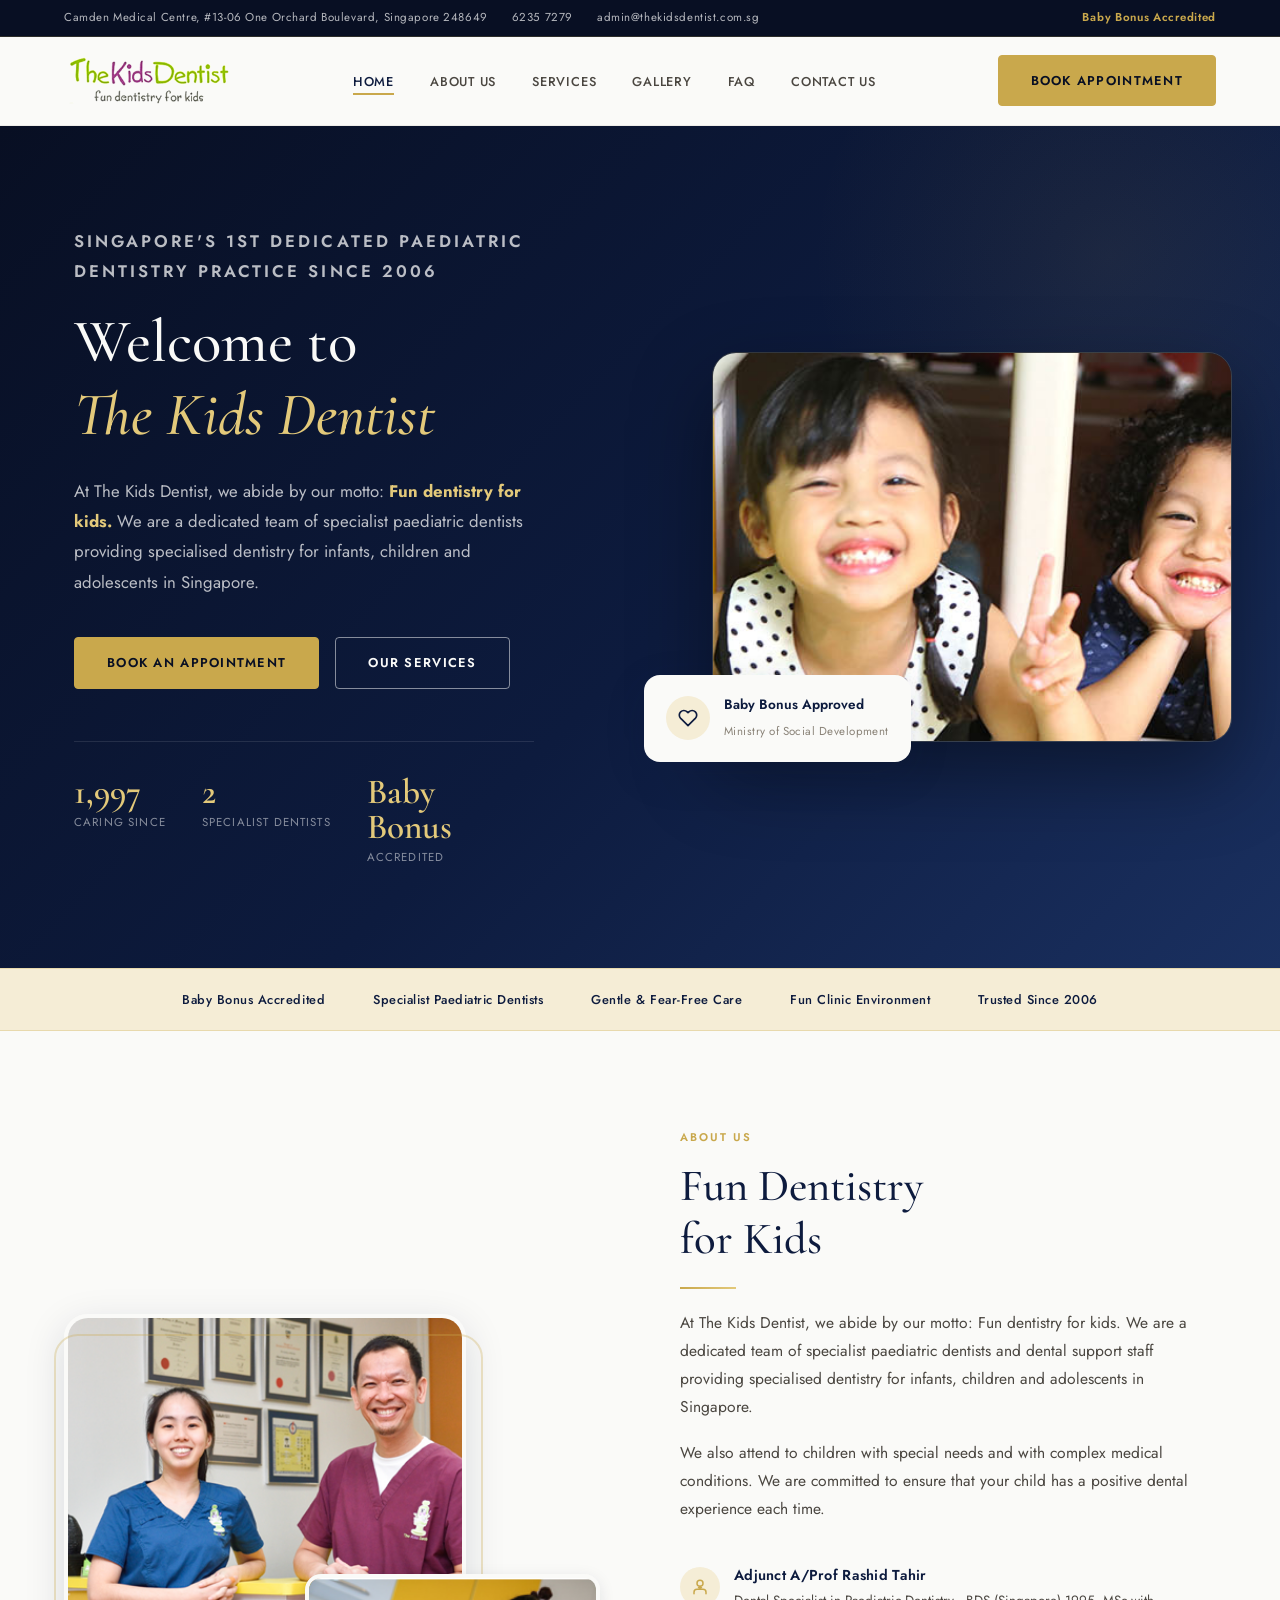
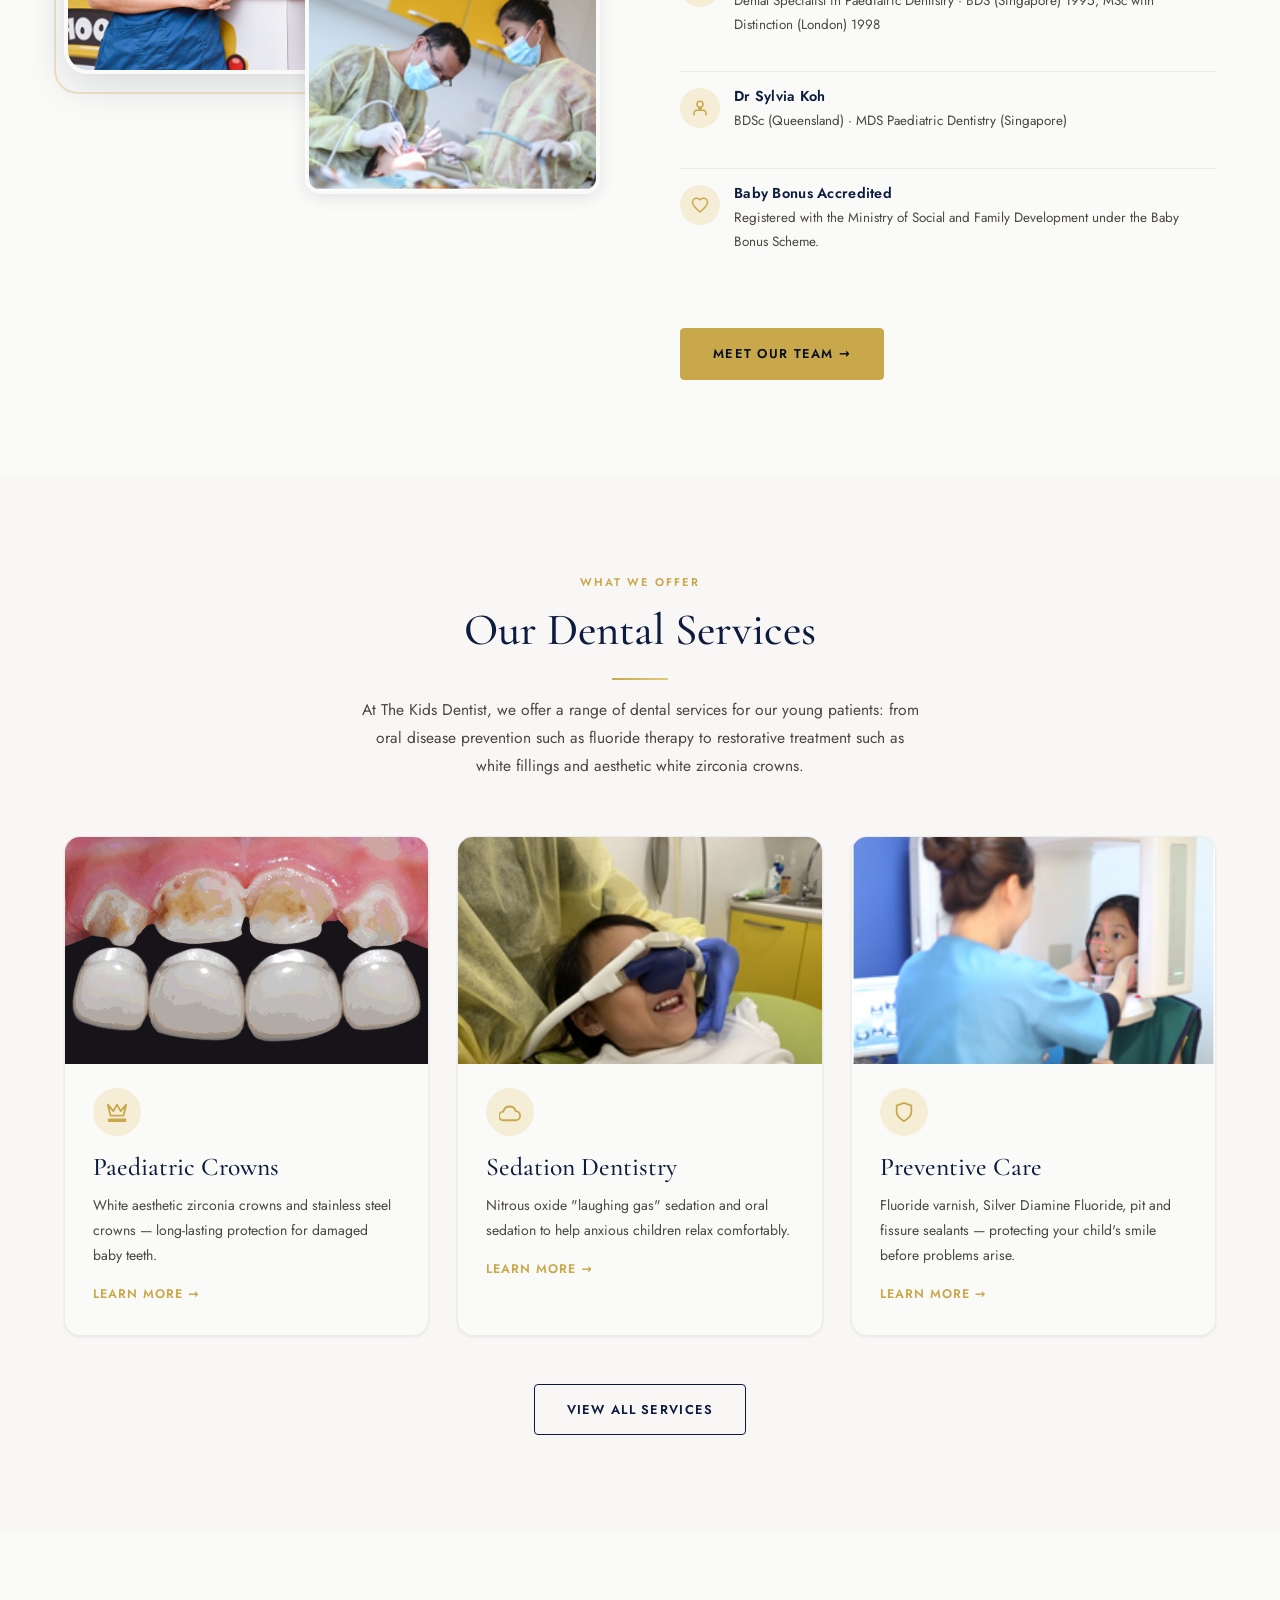
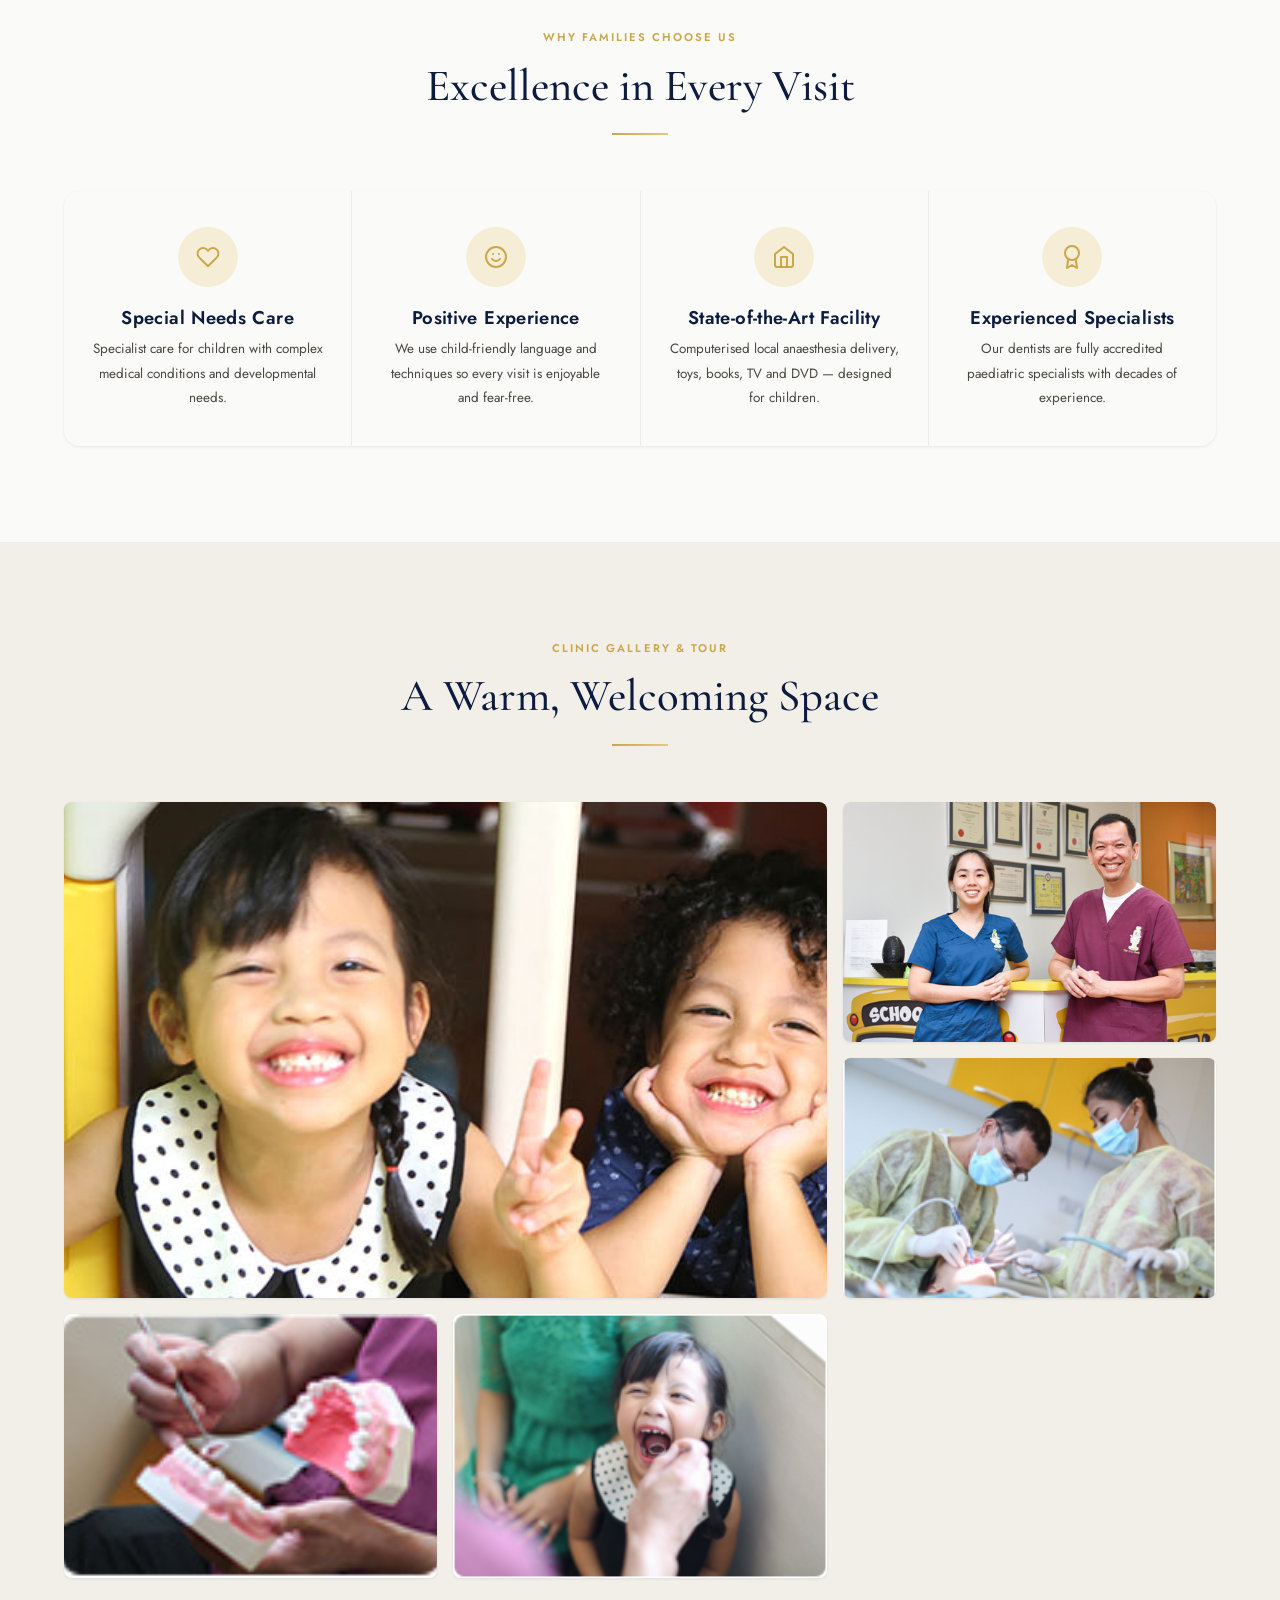
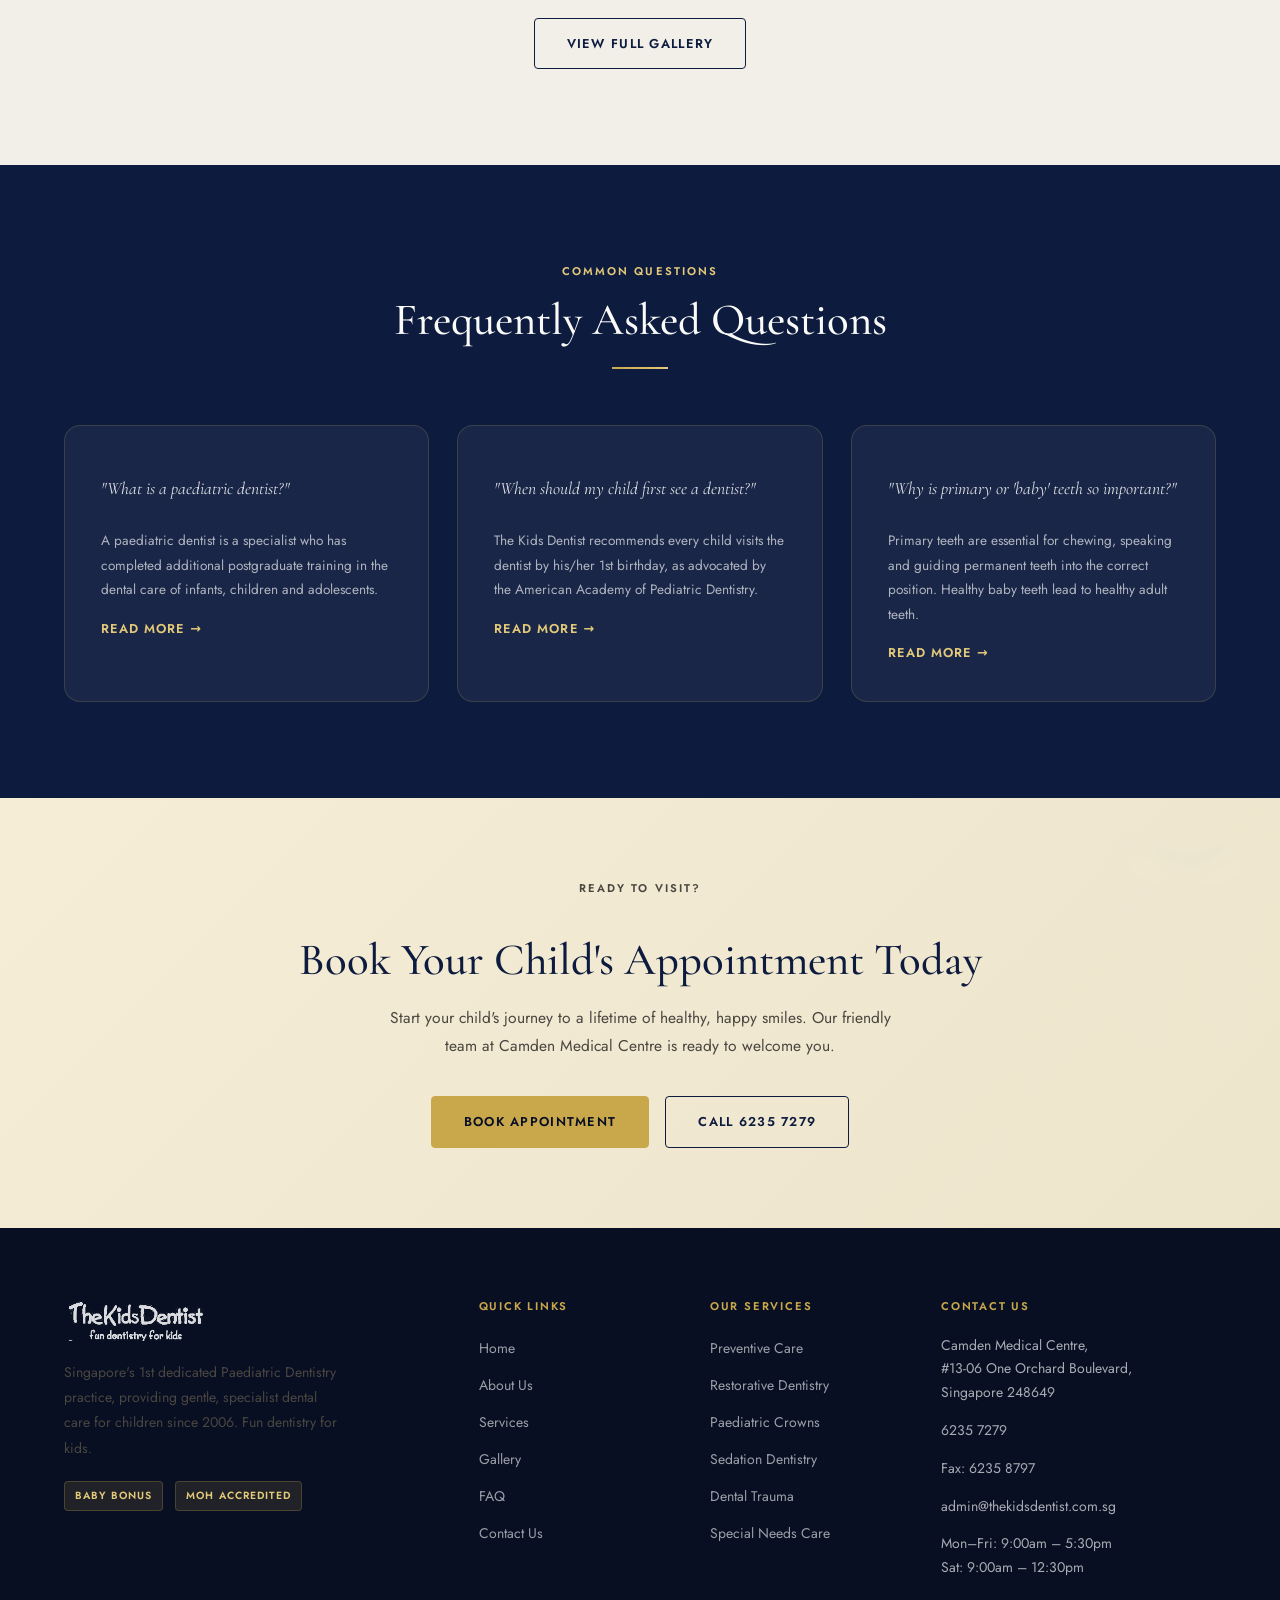
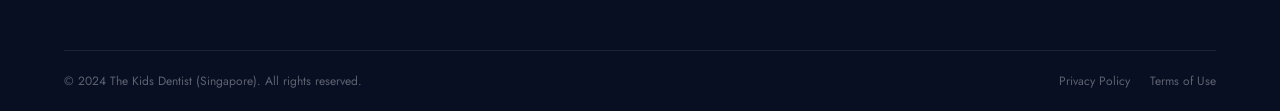
<file: index.html>
﻿<!DOCTYPE html>
<html lang="en">
<head>
  <meta charset="UTF-8" />
  <meta name="viewport" content="width=device-width, initial-scale=1.0" />
  <title>Paediatric Dentist | Child Dentist | The Kids Dentist</title>
  <meta name="description" content="In need of child dental/paediatric dental services? Dr Rashid Tahir of The Kids Dentist offers paediatric dentistry. Call our child dentist at 6235-7279 now!" />
  <meta name="robots" content="index, follow" />
  <link rel="canonical" href="https://www.thekidsdentist.com.sg/" />
  <link rel="preconnect" href="https://fonts.googleapis.com" />
  <link rel="preconnect" href="https://fonts.gstatic.com" crossorigin />
  <link rel="stylesheet" href="assets/css/style.css" />
  <link rel="stylesheet" href="assets/css/home.css" />
</head>
<body>

  <!-- ══ TOP BAR ══ -->
  <div class="top-bar">
    <div class="container">
      <div class="top-bar-info">
        <span>Camden Medical Centre, #13-06 One Orchard Boulevard, Singapore 248649</span>
        <a href="tel:62357279">6235 7279</a>
        <a href="mailto:admin@thekidsdentist.com.sg">admin@thekidsdentist.com.sg</a>
      </div>
      <span style="color:var(--gold);font-weight:600;letter-spacing:0.06em;">Baby Bonus Accredited </span>
    </div>
  </div>

  <!-- ══ NAVIGATION ══ -->
  <nav class="navbar" role="navigation" aria-label="Main navigation">
    <div class="container">
      <a href="index.html" class="logo" aria-label="The Kids Dentist Home">
        <img src="assets/images/logo.png" alt="The Kids Dentist logo" style="height:52px;width:auto;" />
      </a>
      <ul class="nav-links" role="list">
        <li><a href="index.html" class="active">Home</a></li>
        <li><a href="aboutus.html">About Us</a></li>
        <li><a href="services.html">Services</a></li>
        <li><a href="gallery.html">Gallery</a></li>
        <li><a href="faq.html">FAQ</a></li>
        <li><a href="contactus.html">Contact Us</a></li>
      </ul>
      <div class="nav-cta">
        <a href="contactus.html" class="btn btn-primary" id="nav-book-btn">Book Appointment</a>
      </div>
      <button class="nav-toggle" id="nav-toggle" aria-label="Toggle mobile menu" aria-expanded="false">
        <span></span><span></span><span></span>
      </button>
    </div>
  </nav>

  <!-- ══ HERO ══ -->
  <section class="hero" aria-labelledby="hero-heading">
    <div class="container" style="display:contents;">
      <div class="hero-content container reveal">
        <p class="eyebrow">Singapore's 1st Dedicated Paediatric Dentistry Practice Since 2006</p>
        <h1 id="hero-heading">Welcome to<br /><em>The Kids Dentist</em></h1>
        <p>At The Kids Dentist, we abide by our motto: <strong style="color:var(--gold-light);">Fun dentistry for kids.</strong> We are a dedicated team of specialist paediatric dentists providing specialised dentistry for infants, children and adolescents in Singapore.</p>
        <div class="hero-actions">
          <a href="contactus.html" class="btn btn-primary" id="hero-book-btn">Book an Appointment</a>
          <a href="services.html" class="btn btn-outline-white" id="hero-services-btn">Our Services</a>
        </div>
        <div class="hero-stats">
          <div class="hero-stat">
            <div class="hero-stat-number counter" data-target="1997" data-suffix="">1997</div>
            <div class="hero-stat-label">Caring Since</div>
          </div>
          <div class="hero-stat">
            <div class="hero-stat-number counter" data-target="2" data-suffix="">2</div>
            <div class="hero-stat-label">Specialist Dentists</div>
          </div>
          <div class="hero-stat">
            <div class="hero-stat-number">Baby<br/>Bonus</div>
            <div class="hero-stat-label">Accredited</div>
          </div>
        </div>
      </div>
      <div class="hero-visual">
        <div class="hero-img-wrap">
          <img src="assets/images/mainimg-02.png" alt="The Kids Dentist clinic — welcoming children since 2006" style="width:100%;height:100%;object-fit:cover;" />
        </div>
        <div class="hero-badge">
          <div class="hero-badge-icon">
            <svg viewBox="0 0 24 24" width="20" height="20" stroke="var(--navy)" stroke-width="2" fill="none" stroke-linecap="round" stroke-linejoin="round"><path d="M20.84 4.61a5.5 5.5 0 0 0-7.78 0L12 5.67l-1.06-1.06a5.5 5.5 0 0 0-7.78 7.78l1.06 1.06L12 21.23l7.78-7.78 1.06-1.06a5.5 5.5 0 0 0 0-7.78z"></path></svg>
          </div>
          <div class="hero-badge-text">
            <strong>Baby Bonus Approved</strong>
            <span>Ministry of Social Development</span>
          </div>
        </div>
      </div>
    </div>
  </section>

  <!-- ══ TRUST BAR ══ -->
  <div class="trust-bar">
    <div class="container">
      <div class="trust-item">Baby Bonus Accredited</div>
      <div class="trust-item">Specialist Paediatric Dentists</div>
      <div class="trust-item">Gentle &amp; Fear-Free Care</div>
      <div class="trust-item">Fun Clinic Environment</div>
      <div class="trust-item">Trusted Since 2006</div>
    </div>
  </div>

  <!-- ══ ABOUT PREVIEW ══ -->
  <section class="section intro-section" aria-labelledby="intro-heading">
    <div class="container">
      <div class="intro-img-stack reveal">
        <div class="intro-gold-frame" aria-hidden="true"></div>
        <div class="intro-img-main">
          <img src="assets/images/mainimg-03.png" alt="The Kids Dentist clinic interior" style="width:100%;height:100%;object-fit:cover;" />
        </div>
        <div class="intro-img-accent">
          <img src="assets/images/doc1.jpg" alt="Positive dental experience for children at The Kids Dentist" style="width:100%;height:100%;object-fit:cover;" />
        </div>
      </div>
      <div class="intro-text reveal reveal-delay-1">
        <p class="eyebrow">About Us</p>
        <h2 id="intro-heading">Fun Dentistry<br />for Kids</h2>
        <div class="gold-rule gold-rule--left" aria-hidden="true"></div>
        <p style="margin-top:20px;">At The Kids Dentist, we abide by our motto: Fun dentistry for kids. We are a dedicated team of specialist paediatric dentists and dental support staff providing specialised dentistry for infants, children and adolescents in Singapore.</p>
        <p>We also attend to children with special needs and with complex medical conditions. We are committed to ensure that your child has a positive dental experience each time.</p>
        <div class="intro-features">
          <div class="intro-feature">
            <div class="intro-feature-icon">
              <svg viewBox="0 0 24 24" width="18" height="18" stroke="var(--gold)" stroke-width="2" fill="none" stroke-linecap="round" stroke-linejoin="round"><path d="M20 21v-2a4 4 0 0 0-4-4H8a4 4 0 0 0-4 4v2"></path><circle cx="12" cy="7" r="4"></circle><path d="M12 11v4M10 13h4"></path></svg>
            </div>
            <div class="intro-feature-text">
              <h4>Adjunct A/Prof Rashid Tahir</h4>
              <p>Dental Specialist in Paediatric Dentistry · BDS (Singapore) 1995, MSc with Distinction (London) 1998</p>
            </div>
          </div>
          <div class="intro-feature">
            <div class="intro-feature-icon">
              <svg viewBox="0 0 24 24" width="18" height="18" stroke="var(--gold)" stroke-width="2" fill="none" stroke-linecap="round" stroke-linejoin="round"><path d="M20 21v-2a4 4 0 0 0-4-4H8a4 4 0 0 0-4 4v2"></path><circle cx="12" cy="7" r="4"></circle><path d="M12 11v4M10 13h4"></path></svg>
            </div>
            <div class="intro-feature-text">
              <h4>Dr Sylvia Koh</h4>
              <p>BDSc (Queensland) · MDS Paediatric Dentistry (Singapore)</p>
            </div>
          </div>
          <div class="intro-feature">
            <div class="intro-feature-icon">
              <svg viewBox="0 0 24 24" width="18" height="18" stroke="var(--gold)" stroke-width="2" fill="none" stroke-linecap="round" stroke-linejoin="round"><path d="M12 21.35l-1.45-1.32C5.4 15.36 2 12.28 2 8.5 2 5.42 4.42 3 7.5 3c1.74 0 3.41.81 4.5 2.09C13.09 3.81 14.76 3 16.5 3 19.58 3 22 5.42 22 8.5c0 3.78-3.4 6.86-8.55 11.54L12 21.35z"></path></svg>
            </div>
            <div class="intro-feature-text">
              <h4>Baby Bonus Accredited</h4>
              <p>Registered with the Ministry of Social and Family Development under the Baby Bonus Scheme.</p>
            </div>
          </div>
        </div>
        <a href="aboutus.html" class="btn btn-primary" id="intro-about-btn">Meet Our Team &rarr;</a>
      </div>
    </div>
  </section>

  <!-- ══ SERVICES PREVIEW ══ -->
  <section class="section services-preview section--alt" aria-labelledby="services-heading">
    <div class="container">
      <div class="section-header text-center reveal">
        <p class="eyebrow">What We Offer</p>
        <h2 id="services-heading">Our Dental Services</h2>
        <div class="gold-rule" aria-hidden="true"></div>
        <p style="margin-top:16px;">At The Kids Dentist, we offer a range of dental services for our young patients: from oral disease prevention such as fluoride therapy to restorative treatment such as white fillings and aesthetic white zirconia crowns.</p>
      </div>
      <div class="grid-3">
        <div class="service-card reveal reveal-delay-1">
          <div class="service-card-img">
            <img src="assets/images/zirconia-crowns.gif" alt="White aesthetic zirconia crowns for children" style="width:100%;height:100%;object-fit:cover;" />
          </div>
          <div class="service-card-body">
            <div class="service-card-icon">
              <svg viewBox="0 0 24 24" width="22" height="22" stroke="var(--gold)" stroke-width="2" fill="none" stroke-linecap="round" stroke-linejoin="round"><path d="M2 4l3 12h14l3-12-6 7-4-7-4 7-6-7z"></path><path d="M3 20h18v2H3z"></path></svg>
            </div>
            <h3>Paediatric Crowns</h3>
            <p>White aesthetic zirconia crowns and stainless steel crowns — long-lasting protection for damaged baby teeth.</p>
            <a href="services.html" class="service-link" id="svc-crowns-link">Learn More &rarr;</a>
          </div>
        </div>
        <div class="service-card reveal reveal-delay-2">
          <div class="service-card-img">
            <img src="assets/images/laughing-gas.png" alt="Laughing gas sedation for anxious children" style="width:100%;height:100%;object-fit:cover;" />
          </div>
          <div class="service-card-body">
            <div class="service-card-icon">
              <svg viewBox="0 0 24 24" width="22" height="22" stroke="var(--gold)" stroke-width="2" fill="none" stroke-linecap="round" stroke-linejoin="round"><path d="M18 10h-.08A7 7 0 0 0 4.75 11.5a4.75 4.75 0 0 0 .1 9.5H18a5 5 0 0 0 0-10z"></path></svg>
            </div>
            <h3>Sedation Dentistry</h3>
            <p>Nitrous oxide "laughing gas" sedation and oral sedation to help anxious children relax comfortably.</p>
            <a href="services.html" class="service-link" id="svc-sedation-link">Learn More &rarr;</a>
          </div>
        </div>
        <div class="service-card reveal reveal-delay-3">
          <div class="service-card-img">
            <img src="assets/images/doc2.jpg" alt="Preventive dental care for children" style="width:100%;height:100%;object-fit:cover;" />
          </div>
          <div class="service-card-body">
            <div class="service-card-icon">
              <svg viewBox="0 0 24 24" width="22" height="22" stroke="var(--gold)" stroke-width="2" fill="none" stroke-linecap="round" stroke-linejoin="round"><path d="M12 22s8-4 8-10V5l-8-3-8 3v7c0 6 8 10 8 10z"></path></svg>
            </div>
            <h3>Preventive Care</h3>
            <p>Fluoride varnish, Silver Diamine Fluoride, pit and fissure sealants — protecting your child's smile before problems arise.</p>
            <a href="services.html" class="service-link" id="svc-preventive-link">Learn More &rarr;</a>
          </div>
        </div>
      </div>
      <div style="text-align:center;margin-top:48px;" class="reveal">
        <a href="services.html" class="btn btn-outline" id="all-services-btn">View All Services</a>
      </div>
    </div>
  </section>

  <!-- ══ WHY CHOOSE US ══ -->
  <section class="section" aria-labelledby="why-heading">
    <div class="container">
      <div class="section-header text-center reveal">
        <p class="eyebrow">Why Families Choose Us</p>
        <h2 id="why-heading">Excellence in Every Visit</h2>
        <div class="gold-rule" aria-hidden="true"></div>
      </div>
      <div class="why-us-grid reveal">
        <div class="why-us-item">
          <div class="why-us-icon">
            <svg viewBox="0 0 24 24" width="24" height="24" stroke="var(--gold)" stroke-width="2" fill="none" stroke-linecap="round" stroke-linejoin="round"><path d="M20.84 4.61a5.5 5.5 0 0 0-7.78 0L12 5.67l-1.06-1.06a5.5 5.5 0 0 0-7.78 7.78l1.06 1.06L12 21.23l7.78-7.78 1.06-1.06a5.5 5.5 0 0 0 0-7.78z"></path></svg>
          </div>
          <h4>Special Needs Care</h4>
          <p>Specialist care for children with complex medical conditions and developmental needs.</p>
        </div>
        <div class="why-us-item">
          <div class="why-us-icon">
            <svg viewBox="0 0 24 24" width="24" height="24" stroke="var(--gold)" stroke-width="2" fill="none" stroke-linecap="round" stroke-linejoin="round"><circle cx="12" cy="12" r="10"></circle><path d="M8 14s1.5 2 4 2 4-2 4-2M9 9h.01M15 9h.01"></path></svg>
          </div>
          <h4>Positive Experience</h4>
          <p>We use child-friendly language and techniques so every visit is enjoyable and fear-free.</p>
        </div>
        <div class="why-us-item">
          <div class="why-us-icon">
            <svg viewBox="0 0 24 24" width="24" height="24" stroke="var(--gold)" stroke-width="2" fill="none" stroke-linecap="round" stroke-linejoin="round"><path d="M3 9l9-7 9 7v11a2 2 0 0 1-2 2H5a2 2 0 0 1-2-2z"></path><polyline points="9 22 9 12 15 12 15 22"></polyline></svg>
          </div>
          <h4>State-of-the-Art Facility</h4>
          <p>Computerised local anaesthesia delivery, toys, books, TV and DVD — designed for children.</p>
        </div>
        <div class="why-us-item">
          <div class="why-us-icon">
            <svg viewBox="0 0 24 24" width="24" height="24" stroke="var(--gold)" stroke-width="2" fill="none" stroke-linecap="round" stroke-linejoin="round"><circle cx="12" cy="8" r="7"></circle><polyline points="8.21 13.89 7 23 12 20 17 23 15.79 13.88"></polyline></svg>
          </div>
          <h4>Experienced Specialists</h4>
          <p>Our dentists are fully accredited paediatric specialists with decades of experience.</p>
        </div>
      </div>
    </div>
  </section>

  <!-- ══ GALLERY PREVIEW ══ -->
  <section class="section section--alt" aria-labelledby="gallery-heading">
    <div class="container">
      <div class="section-header text-center reveal">
        <p class="eyebrow">Clinic Gallery &amp; Tour</p>
        <h2 id="gallery-heading">A Warm, Welcoming Space</h2>
        <div class="gold-rule" aria-hidden="true"></div>
      </div>
      <div class="gallery-grid reveal">
        <div class="gallery-item">
          <img src="assets/images/mainimg-02.png" alt="The Kids Dentist clinic reception and waiting area" style="width:100%;height:100%;object-fit:cover;" />
          <div class="gallery-caption">Bright &amp; Welcoming Reception</div>
        </div>
        <div class="gallery-item">
          <img src="assets/images/mainimg-03.png" alt="Colourful treatment room at The Kids Dentist" style="width:100%;height:100%;object-fit:cover;" />
          <div class="gallery-caption">Colourful Treatment Room</div>
        </div>
        <div class="gallery-item">
          <img src="assets/images/doc1.jpg" alt="A child having a positive dental experience" style="width:100%;height:100%;object-fit:cover;" />
          <div class="gallery-caption">Positive Dental Experience</div>
        </div>
        <div class="gallery-item">
          <img src="assets/images/doc3.jpg" alt="Friendly and caring dental team" style="width:100%;height:100%;object-fit:cover;" />
          <div class="gallery-caption">Friendly &amp; Caring Team</div>
        </div>
        <div class="gallery-item">
          <img src="assets/images/doc4.jpg" alt="Comfortable dental suites for children" style="width:100%;height:100%;object-fit:cover;" />
          <div class="gallery-caption">Comfortable Dental Suites</div>
        </div>
      </div>
      <div style="text-align:center;margin-top:40px;" class="reveal">
        <a href="gallery.html" class="btn btn-outline" id="gallery-view-btn">View Full Gallery</a>
      </div>
    </div>
  </section>

  <!-- ══ FAQ PREVIEW ══ -->
  <section class="section testimonials-section" aria-labelledby="faq-preview-heading">
    <div class="container">
      <div class="section-header text-center reveal">
        <p class="eyebrow" style="color:var(--gold-light);">Common Questions</p>
        <h2 id="faq-preview-heading">Frequently Asked Questions</h2>
        <div class="gold-rule" aria-hidden="true"></div>
      </div>
      <div class="grid-3">
        <div class="testimonial-card reveal reveal-delay-1">
          <div style="font-size:1.5rem;margin-bottom:12px;"></div>
          <p class="testimonial-text">"What is a paediatric dentist?"</p>
          <p style="color:rgba(255,255,255,0.65);font-size:0.85rem;margin-top:12px;">A paediatric dentist is a specialist who has completed additional postgraduate training in the dental care of infants, children and adolescents.</p>
          <a href="faq.html" style="display:inline-block;margin-top:16px;color:var(--gold-light);font-size:0.8rem;font-weight:600;letter-spacing:0.08em;text-transform:uppercase;">Read More →</a>
        </div>
        <div class="testimonial-card reveal reveal-delay-2">
          <div style="font-size:1.5rem;margin-bottom:12px;"></div>
          <p class="testimonial-text">"When should my child first see a dentist?"</p>
          <p style="color:rgba(255,255,255,0.65);font-size:0.85rem;margin-top:12px;">The Kids Dentist recommends every child visits the dentist by his/her 1st birthday, as advocated by the American Academy of Pediatric Dentistry.</p>
          <a href="faq.html" style="display:inline-block;margin-top:16px;color:var(--gold-light);font-size:0.8rem;font-weight:600;letter-spacing:0.08em;text-transform:uppercase;">Read More →</a>
        </div>
        <div class="testimonial-card reveal reveal-delay-3">
          <div style="font-size:1.5rem;margin-bottom:12px;"></div>
          <p class="testimonial-text">"Why is primary or 'baby' teeth so important?"</p>
          <p style="color:rgba(255,255,255,0.65);font-size:0.85rem;margin-top:12px;">Primary teeth are essential for chewing, speaking and guiding permanent teeth into the correct position. Healthy baby teeth lead to healthy adult teeth.</p>
          <a href="faq.html" style="display:inline-block;margin-top:16px;color:var(--gold-light);font-size:0.8rem;font-weight:600;letter-spacing:0.08em;text-transform:uppercase;">Read More →</a>
        </div>
      </div>
    </div>
  </section>

  <!-- ══ CTA ══ -->
  <section class="cta-section" aria-labelledby="cta-heading">
    <div class="container">
      <p class="eyebrow reveal">Ready to Visit?</p>
      <h2 id="cta-heading" class="reveal">Book Your Child's Appointment Today</h2>
      <p class="reveal">Start your child's journey to a lifetime of healthy, happy smiles. Our friendly team at Camden Medical Centre is ready to welcome you.</p>
      <div class="cta-actions reveal">
        <a href="contactus.html" class="btn btn-primary" id="cta-book-btn">Book Appointment</a>
        <a href="tel:62357279" class="btn btn-outline" id="cta-call-btn">Call 6235 7279</a>
      </div>
    </div>
  </section>

  <!-- ══ FOOTER ══ -->
  <footer class="footer" role="contentinfo">
    <div class="container">
      <div class="footer-grid">
        <div class="footer-brand">
          <div class="logo" style="margin-bottom:16px;">
            <img src="assets/images/logo.png" alt="The Kids Dentist" style="height:44px;width:auto;filter:brightness(0) invert(1);opacity:0.85;" />
          </div>
          <p>Singapore's 1st dedicated Paediatric Dentistry practice, providing gentle, specialist dental care for children since 2006. Fun dentistry for kids.</p>
          <div class="footer-badges" style="margin-top:20px;">
            <span class="footer-badge">Baby Bonus</span>
            <span class="footer-badge">MOH Accredited</span>
          </div>
        </div>
        <div class="footer-col">
          <h5>Quick Links</h5>
          <ul role="list">
            <li><a href="index.html">Home</a></li>
            <li><a href="aboutus.html">About Us</a></li>
            <li><a href="services.html">Services</a></li>
            <li><a href="gallery.html">Gallery</a></li>
            <li><a href="faq.html">FAQ</a></li>
            <li><a href="contactus.html">Contact Us</a></li>
          </ul>
        </div>
        <div class="footer-col">
          <h5>Our Services</h5>
          <ul role="list">
            <li><a href="services.html">Preventive Care</a></li>
            <li><a href="services.html">Restorative Dentistry</a></li>
            <li><a href="services.html">Paediatric Crowns</a></li>
            <li><a href="services.html">Sedation Dentistry</a></li>
            <li><a href="services.html">Dental Trauma</a></li>
            <li><a href="services.html">Special Needs Care</a></li>
          </ul>
        </div>
        <div class="footer-col">
          <h5>Contact Us</h5>
          <div class="footer-contact-item">
            <span>Camden Medical Centre,<br />#13-06 One Orchard Boulevard,<br />Singapore 248649</span>
          </div>
          <div class="footer-contact-item">
            <a href="tel:62357279">6235 7279</a>
          </div>
          <div class="footer-contact-item">
            <span>Fax: 6235 8797</span>
          </div>
          <div class="footer-contact-item">
            <a href="mailto:admin@thekidsdentist.com.sg">admin@thekidsdentist.com.sg</a>
          </div>
          <div class="footer-contact-item" style="margin-top:8px;">
            <span>Mon–Fri: 9:00am – 5:30pm<br />Sat: 9:00am – 12:30pm</span>
          </div>
        </div>
      </div>
      <div class="footer-bottom">
        <span>© 2024 The Kids Dentist (Singapore). All rights reserved.</span>
        <div style="display:flex;gap:20px;">
          <a href="#">Privacy Policy</a>
          <a href="#">Terms of Use</a>
        </div>
      </div>
    </div>
  </footer>

  <script src="assets/js/main.js"></script>
</body>
</html>
</file>
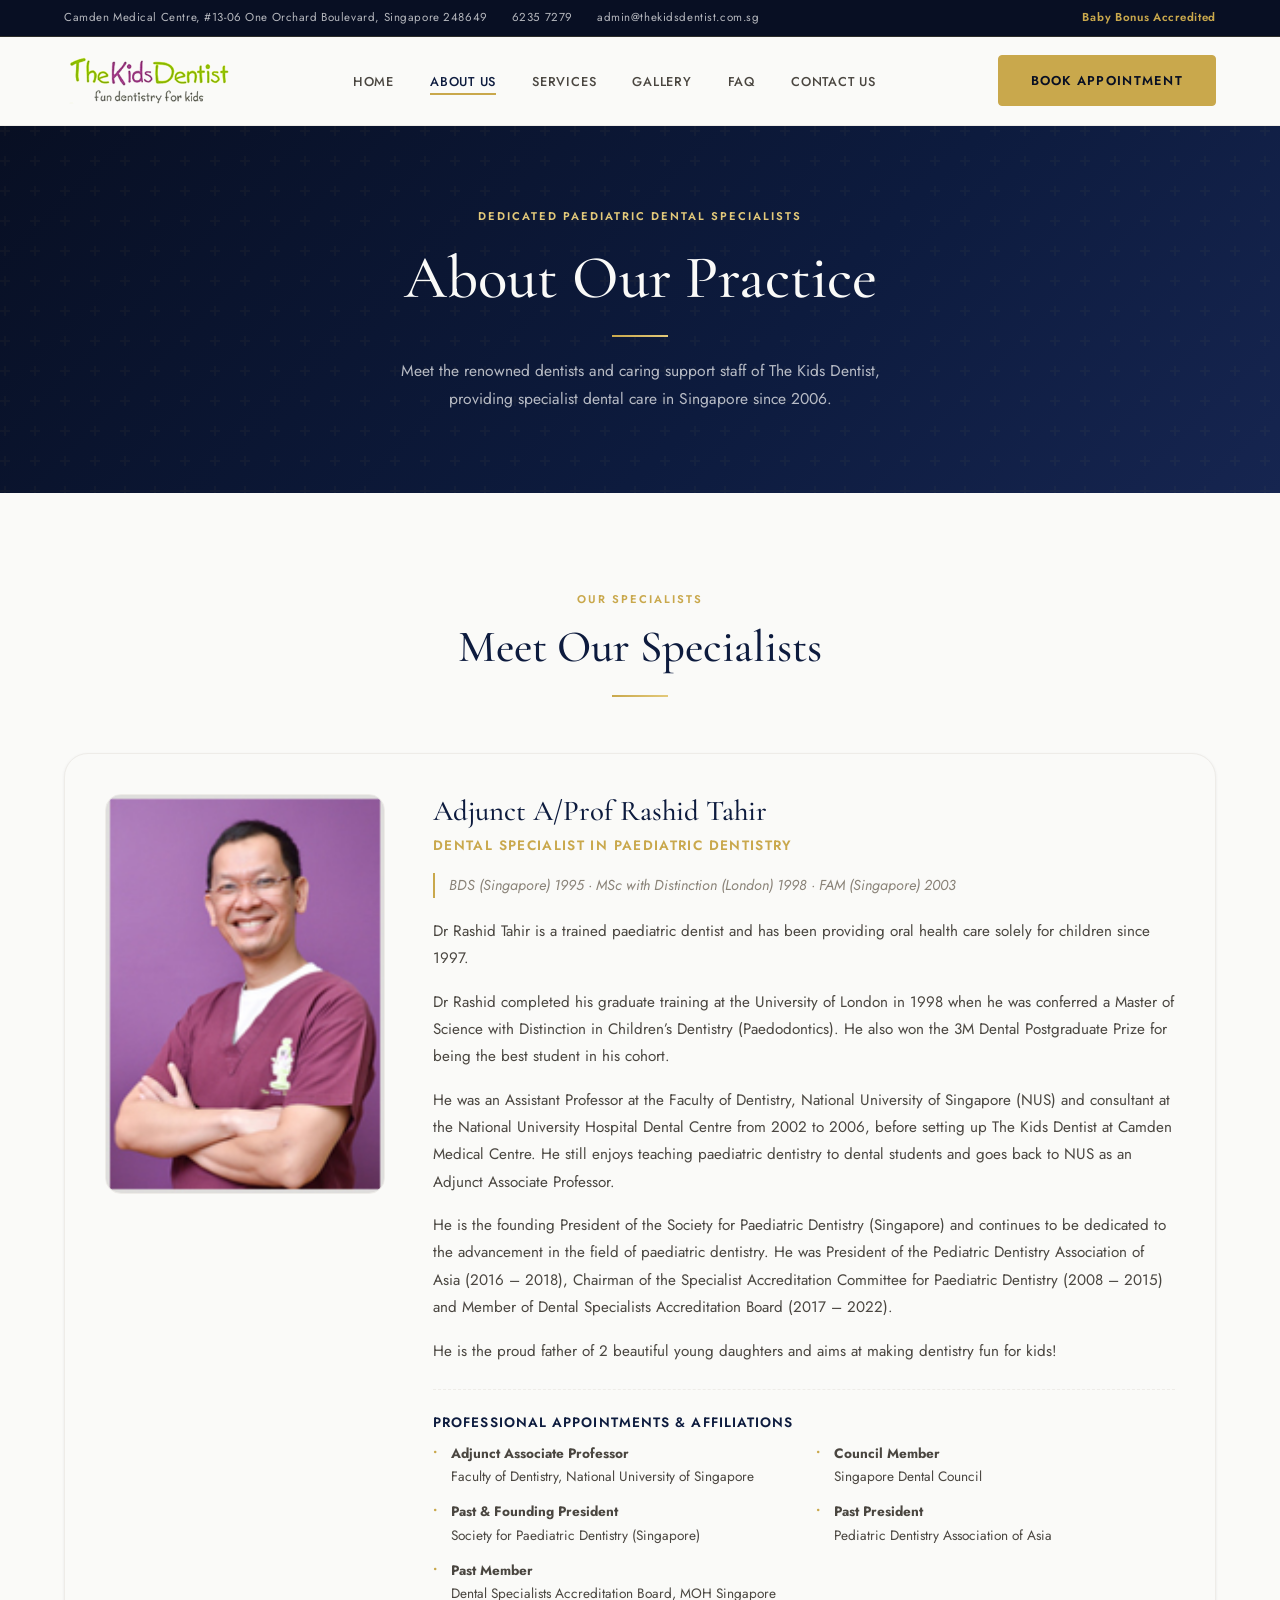
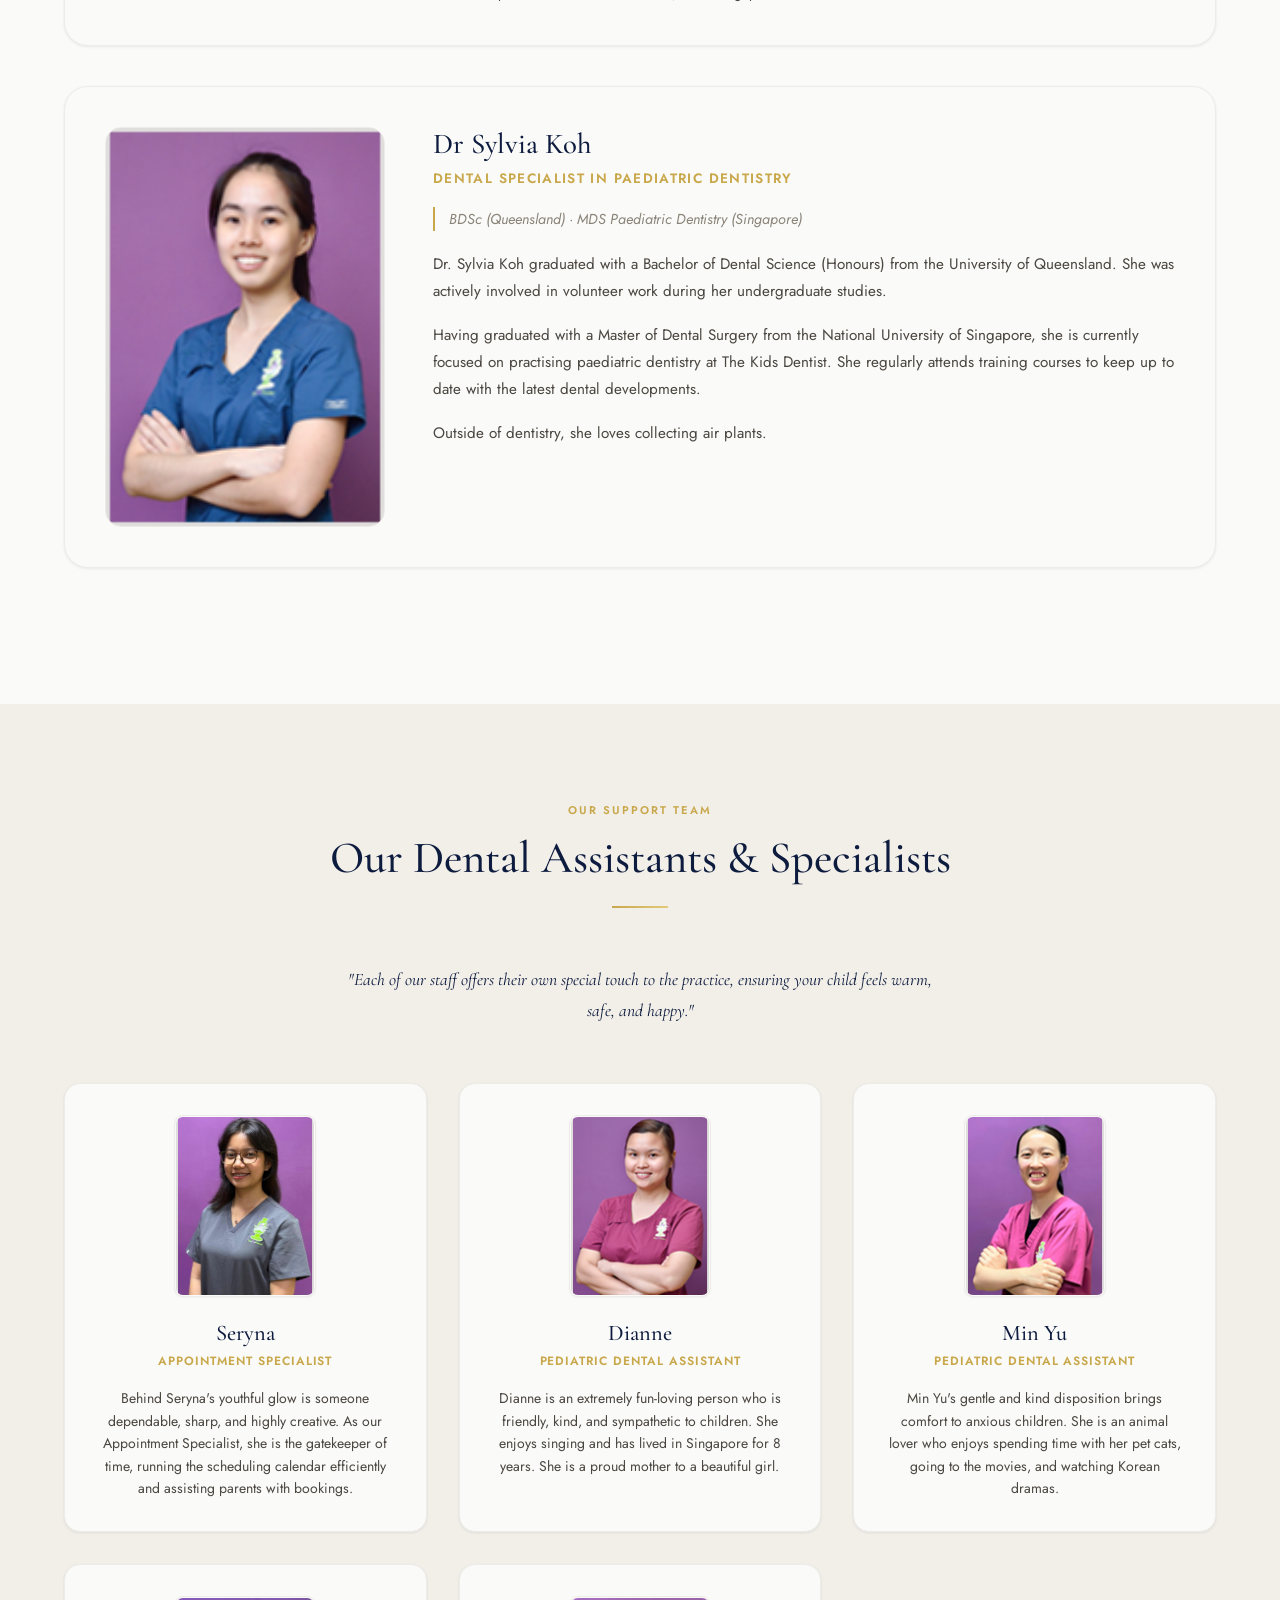
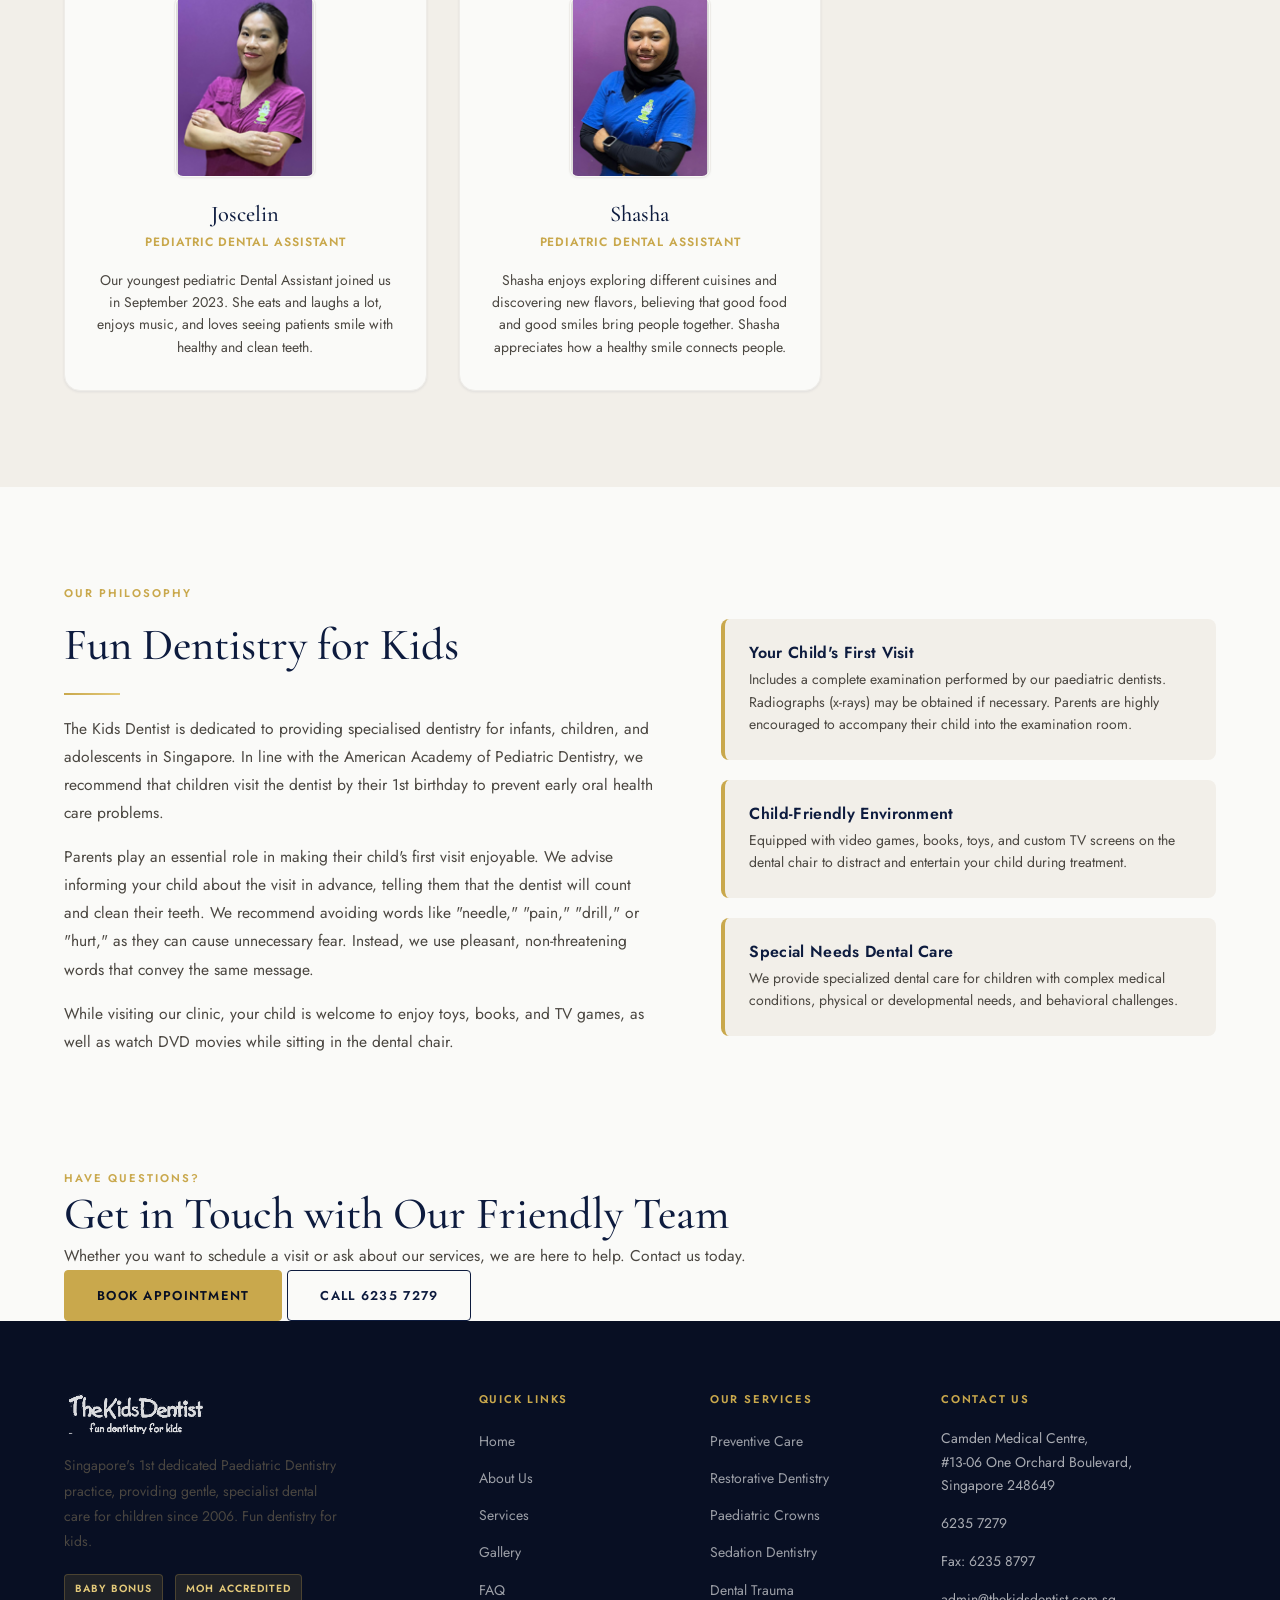
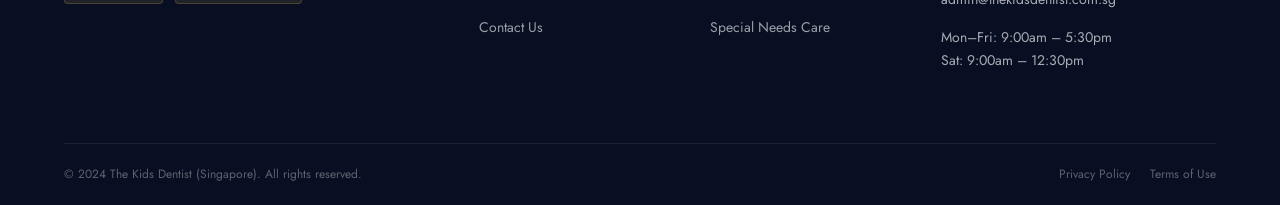
<file: aboutus.html>
<!DOCTYPE html>
<html lang="en">
<head>
  <meta charset="UTF-8" />
  <meta name="viewport" content="width=device-width, initial-scale=1.0" />
  <title>About Our Dental Clinic | The Kids Dentist</title>
  <meta name="description" content="Meet the renowned dentist & devoted staff of The Kids Dentist! Visit this page or contact us at 6235-7279 to know the practice that offers fun dentistry for kids." />
  <meta name="robots" content="index, follow" />
  <link rel="canonical" href="https://www.thekidsdentist.com.sg/aboutus.html" />
  <link rel="preconnect" href="https://fonts.googleapis.com" />
  <link rel="preconnect" href="https://fonts.gstatic.com" crossorigin />
  <link rel="stylesheet" href="assets/css/style.css" />
  <link rel="stylesheet" href="assets/css/about.css" />
</head>
<body>

  <!-- ══ TOP BAR ══ -->
  <div class="top-bar">
    <div class="container">
      <div class="top-bar-info">
        <span>Camden Medical Centre, #13-06 One Orchard Boulevard, Singapore 248649</span>
        <a href="tel:62357279">6235 7279</a>
        <a href="mailto:admin@thekidsdentist.com.sg">admin@thekidsdentist.com.sg</a>
      </div>
      <span style="color:var(--gold);font-weight:600;letter-spacing:0.06em;">Baby Bonus Accredited </span>
    </div>
  </div>

  <!-- ══ NAVIGATION ══ -->
  <nav class="navbar" role="navigation" aria-label="Main navigation">
    <div class="container">
      <a href="index.html" class="logo" aria-label="The Kids Dentist Home">
        <img src="assets/images/logo.png" alt="The Kids Dentist logo" style="height:52px;width:auto;" />
      </a>
      <ul class="nav-links" role="list">
        <li><a href="index.html">Home</a></li>
        <li><a href="aboutus.html" class="active">About Us</a></li>
        <li><a href="services.html">Services</a></li>
        <li><a href="gallery.html">Gallery</a></li>
        <li><a href="faq.html">FAQ</a></li>
        <li><a href="contactus.html">Contact Us</a></li>
      </ul>
      <div class="nav-cta">
        <a href="contactus.html" class="btn btn-primary" id="nav-book-btn">Book Appointment</a>
      </div>
      <button class="nav-toggle" id="nav-toggle" aria-label="Toggle mobile menu" aria-expanded="false">
        <span></span><span></span><span></span>
      </button>
    </div>
  </nav>

  <!-- ══ PAGE HERO ══ -->
  <section class="page-hero" aria-labelledby="about-hero-heading">
    <div class="container">
      <p class="eyebrow reveal">Dedicated Paediatric Dental Specialists</p>
      <h1 id="about-hero-heading" class="reveal">About Our Practice</h1>
      <div class="gold-rule reveal" aria-hidden="true"></div>
      <p class="reveal" style="margin-top:16px;">Meet the renowned dentists and caring support staff of The Kids Dentist, providing specialist dental care in Singapore since 2006.</p>
    </div>
  </section>

  <!-- ══ DENTISTS SECTION ══ -->
  <section class="section" aria-labelledby="dentists-heading">
    <div class="container">
      <div class="section-header text-center reveal">
        <p class="eyebrow">Our Specialists</p>
        <h2 id="dentists-heading">Meet Our Specialists</h2>
        <div class="gold-rule" aria-hidden="true"></div>
      </div>

      <!-- Dr Rashid Tahir -->
      <div class="dentist-card reveal">
        <div class="dentist-img-wrap">
          <img src="assets/images/dr-rashid-tahir.jpg" alt="Adjunct A/Prof Rashid Tahir" />
        </div>
        <div class="dentist-info">
          <h3>Adjunct A/Prof Rashid Tahir</h3>
          <div class="dentist-subtitle">Dental Specialist in Paediatric Dentistry</div>
          <div class="dentist-qualifications">BDS (Singapore) 1995 · MSc with Distinction (London) 1998 · FAM (Singapore) 2003</div>
          <div class="dentist-bio">
            <p>Dr Rashid Tahir is a trained paediatric dentist and has been providing oral health care solely for children since 1997.</p>
            <p>Dr Rashid completed his graduate training at the University of London in 1998 when he was conferred a Master of Science with Distinction in Children’s Dentistry (Paedodontics). He also won the 3M Dental Postgraduate Prize for being the best student in his cohort.</p>
            <p>He was an Assistant Professor at the Faculty of Dentistry, National University of Singapore (NUS) and consultant at the National University Hospital Dental Centre from 2002 to 2006, before setting up The Kids Dentist at Camden Medical Centre. He still enjoys teaching paediatric dentistry to dental students and goes back to NUS as an Adjunct Associate Professor.</p>
            <p>He is the founding President of the Society for Paediatric Dentistry (Singapore) and continues to be dedicated to the advancement in the field of paediatric dentistry. He was President of the Pediatric Dentistry Association of Asia (2016 – 2018), Chairman of the Specialist Accreditation Committee for Paediatric Dentistry (2008 – 2015) and Member of Dental Specialists Accreditation Board (2017 – 2022).</p>
            <p>He is the proud father of 2 beautiful young daughters and aims at making dentistry fun for kids!</p>
          </div>
          <div class="dentist-appointments">
            <h4>Professional Appointments &amp; Affiliations</h4>
            <ul>
              <li><strong>Adjunct Associate Professor</strong><br/>Faculty of Dentistry, National University of Singapore</li>
              <li><strong>Council Member</strong><br/>Singapore Dental Council</li>
              <li><strong>Past &amp; Founding President</strong><br/>Society for Paediatric Dentistry (Singapore)</li>
              <li><strong>Past President</strong><br/>Pediatric Dentistry Association of Asia</li>
              <li><strong>Past Member</strong><br/>Dental Specialists Accreditation Board, MOH Singapore</li>
            </ul>
          </div>
        </div>
      </div>

      <!-- Dr Sylvia Koh -->
      <div class="dentist-card reveal">
        <div class="dentist-img-wrap">
          <img src="assets/images/dr-sylvia-koh.png" alt="Dr Sylvia Koh" />
        </div>
        <div class="dentist-info">
          <h3>Dr Sylvia Koh</h3>
          <div class="dentist-subtitle">Dental Specialist in Paediatric Dentistry</div>
          <div class="dentist-qualifications">BDSc (Queensland) · MDS Paediatric Dentistry (Singapore)</div>
          <div class="dentist-bio">
            <p>Dr. Sylvia Koh graduated with a Bachelor of Dental Science (Honours) from the University of Queensland. She was actively involved in volunteer work during her undergraduate studies.</p>
            <p>Having graduated with a Master of Dental Surgery from the National University of Singapore, she is currently focused on practising paediatric dentistry at The Kids Dentist. She regularly attends training courses to keep up to date with the latest dental developments.</p>
            <p>Outside of dentistry, she loves collecting air plants.</p>
          </div>
        </div>
      </div>

    </div>
  </section>

  <!-- ══ STAFF SECTION ══ -->
  <section class="staff-section" aria-labelledby="staff-heading">
    <div class="container">
      <div class="section-header text-center reveal">
        <p class="eyebrow">Our Support Team</p>
        <h2 id="staff-heading">Our Dental Assistants &amp; Specialists</h2>
        <div class="gold-rule" aria-hidden="true"></div>
      </div>
      
      <div class="staff-intro reveal">
        <p>"Each of our staff offers their own special touch to the practice, ensuring your child feels warm, safe, and happy."</p>
      </div>

      <div class="staff-grid">
        <!-- Seryna -->
        <div class="staff-card reveal reveal-delay-1">
          <div class="staff-img-wrap">
            <img src="assets/images/seryna.jpeg" alt="Seryna" />
          </div>
          <h3>Seryna</h3>
          <div class="staff-role">Appointment Specialist</div>
          <p class="staff-bio">Behind Seryna's youthful glow is someone dependable, sharp, and highly creative. As our Appointment Specialist, she is the gatekeeper of time, running the scheduling calendar efficiently and assisting parents with bookings.</p>
        </div>

        <!-- Dianne -->
        <div class="staff-card reveal reveal-delay-2">
          <div class="staff-img-wrap">
            <img src="assets/images/diana_mae.png" alt="Dianne" />
          </div>
          <h3>Dianne</h3>
          <div class="staff-role">Pediatric Dental Assistant</div>
          <p class="staff-bio">Dianne is an extremely fun-loving person who is friendly, kind, and sympathetic to children. She enjoys singing and has lived in Singapore for 8 years. She is a proud mother to a beautiful girl.</p>
        </div>

        <!-- Min Yu -->
        <div class="staff-card reveal reveal-delay-3">
          <div class="staff-img-wrap">
            <img src="assets/images/min-yu.png" alt="Min Yu" />
          </div>
          <h3>Min Yu</h3>
          <div class="staff-role">Pediatric Dental Assistant</div>
          <p class="staff-bio">Min Yu's gentle and kind disposition brings comfort to anxious children. She is an animal lover who enjoys spending time with her pet cats, going to the movies, and watching Korean dramas.</p>
        </div>

        <!-- Joscelin -->
        <div class="staff-card reveal reveal-delay-1" style="grid-column: span 1; justify-self: center;">
          <div class="staff-img-wrap">
            <img src="assets/images/joscelin.png" alt="Joscelin" />
          </div>
          <h3>Joscelin</h3>
          <div class="staff-role">Pediatric Dental Assistant</div>
          <p class="staff-bio">Our youngest pediatric Dental Assistant joined us in September 2023. She eats and laughs a lot, enjoys music, and loves seeing patients smile with healthy and clean teeth.</p>
        </div>

        <!-- Shasha -->
        <div class="staff-card reveal reveal-delay-2" style="grid-column: span 1; justify-self: center;">
          <div class="staff-img-wrap">
            <img src="assets/images/shasha.jpeg" alt="Shasha" />
          </div>
          <h3>Shasha</h3>
          <div class="staff-role">Pediatric Dental Assistant</div>
          <p class="staff-bio">Shasha enjoys exploring different cuisines and discovering new flavors, believing that good food and good smiles bring people together. Shasha appreciates how a healthy smile connects people.</p>
        </div>
      </div>
    </div>
  </section>

  <!-- ══ PRACTICE SECTION ══ -->
  <section class="practice-section" aria-labelledby="practice-heading">
    <div class="container">
      <div class="practice-grid">
        <div class="practice-content reveal">
          <p class="eyebrow">Our Philosophy</p>
          <h2 id="practice-heading">Fun Dentistry for Kids</h2>
          <div class="gold-rule gold-rule--left" aria-hidden="true"></div>
          <p style="margin-top:20px;">The Kids Dentist is dedicated to providing specialised dentistry for infants, children, and adolescents in Singapore. In line with the American Academy of Pediatric Dentistry, we recommend that children visit the dentist by their 1st birthday to prevent early oral health care problems.</p>
          <p>Parents play an essential role in making their child's first visit enjoyable. We advise informing your child about the visit in advance, telling them that the dentist will count and clean their teeth. We recommend avoiding words like "needle," "pain," "drill," or "hurt," as they can cause unnecessary fear. Instead, we use pleasant, non-threatening words that convey the same message.</p>
          <p>While visiting our clinic, your child is welcome to enjoy toys, books, and TV games, as well as watch DVD movies while sitting in the dental chair.</p>
        </div>
        <div class="practice-features reveal reveal-delay-1">
          <div class="practice-feature-card">
            <h4>Your Child's First Visit</h4>
            <p>Includes a complete examination performed by our paediatric dentists. Radiographs (x-rays) may be obtained if necessary. Parents are highly encouraged to accompany their child into the examination room.</p>
          </div>
          <div class="practice-feature-card">
            <h4>Child-Friendly Environment</h4>
            <p>Equipped with video games, books, toys, and custom TV screens on the dental chair to distract and entertain your child during treatment.</p>
          </div>
          <div class="practice-feature-card">
            <h4>Special Needs Dental Care</h4>
            <p>We provide specialized dental care for children with complex medical conditions, physical or developmental needs, and behavioral challenges.</p>
          </div>
        </div>
      </div>
    </div>
  </section>

  <!-- ══ CTA ══ -->
  <section class="cta-section" aria-labelledby="about-cta-heading">
    <div class="container">
      <p class="eyebrow reveal">Have Questions?</p>
      <h2 id="about-cta-heading" class="reveal">Get in Touch with Our Friendly Team</h2>
      <p class="reveal">Whether you want to schedule a visit or ask about our services, we are here to help. Contact us today.</p>
      <div class="cta-actions reveal">
        <a href="contactus.html" class="btn btn-primary" id="about-cta-book-btn">Book Appointment</a>
        <a href="tel:62357279" class="btn btn-outline" id="about-cta-call-btn">Call 6235 7279</a>
      </div>
    </div>
  </section>

  <!-- ══ FOOTER ══ -->
  <footer class="footer" role="contentinfo">
    <div class="container">
      <div class="footer-grid">
        <div class="footer-brand">
          <div class="logo" style="margin-bottom:16px;">
            <img src="assets/images/logo.png" alt="The Kids Dentist" style="height:44px;width:auto;filter:brightness(0) invert(1);opacity:0.85;" />
          </div>
          <p>Singapore's 1st dedicated Paediatric Dentistry practice, providing gentle, specialist dental care for children since 2006. Fun dentistry for kids.</p>
          <div class="footer-badges" style="margin-top:20px;">
            <span class="footer-badge">Baby Bonus</span>
            <span class="footer-badge">MOH Accredited</span>
          </div>
        </div>
        <div class="footer-col">
          <h5>Quick Links</h5>
          <ul role="list">
            <li><a href="index.html">Home</a></li>
            <li><a href="aboutus.html">About Us</a></li>
            <li><a href="services.html">Services</a></li>
            <li><a href="gallery.html">Gallery</a></li>
            <li><a href="faq.html">FAQ</a></li>
            <li><a href="contactus.html">Contact Us</a></li>
          </ul>
        </div>
        <div class="footer-col">
          <h5>Our Services</h5>
          <ul role="list">
            <li><a href="services.html">Preventive Care</a></li>
            <li><a href="services.html">Restorative Dentistry</a></li>
            <li><a href="services.html">Paediatric Crowns</a></li>
            <li><a href="services.html">Sedation Dentistry</a></li>
            <li><a href="services.html">Dental Trauma</a></li>
            <li><a href="services.html">Special Needs Care</a></li>
          </ul>
        </div>
        <div class="footer-col">
          <h5>Contact Us</h5>
          <div class="footer-contact-item"><span>Camden Medical Centre,<br />#13-06 One Orchard Boulevard,<br />Singapore 248649</span></div>
          <div class="footer-contact-item"><a href="tel:62357279">6235 7279</a></div>
          <div class="footer-contact-item"><span>Fax: 6235 8797</span></div>
          <div class="footer-contact-item"><a href="mailto:admin@thekidsdentist.com.sg">admin@thekidsdentist.com.sg</a></div>
          <div class="footer-contact-item" style="margin-top:8px;"><span>Mon–Fri: 9:00am – 5:30pm<br />Sat: 9:00am – 12:30pm</span></div>
        </div>
      </div>
      <div class="footer-bottom">
        <span>© 2024 The Kids Dentist (Singapore). All rights reserved.</span>
        <div style="display:flex;gap:20px;"><a href="#">Privacy Policy</a><a href="#">Terms of Use</a></div>
      </div>
    </div>
  </footer>

  <script src="assets/js/main.js"></script>
</body>
</html>
</file>
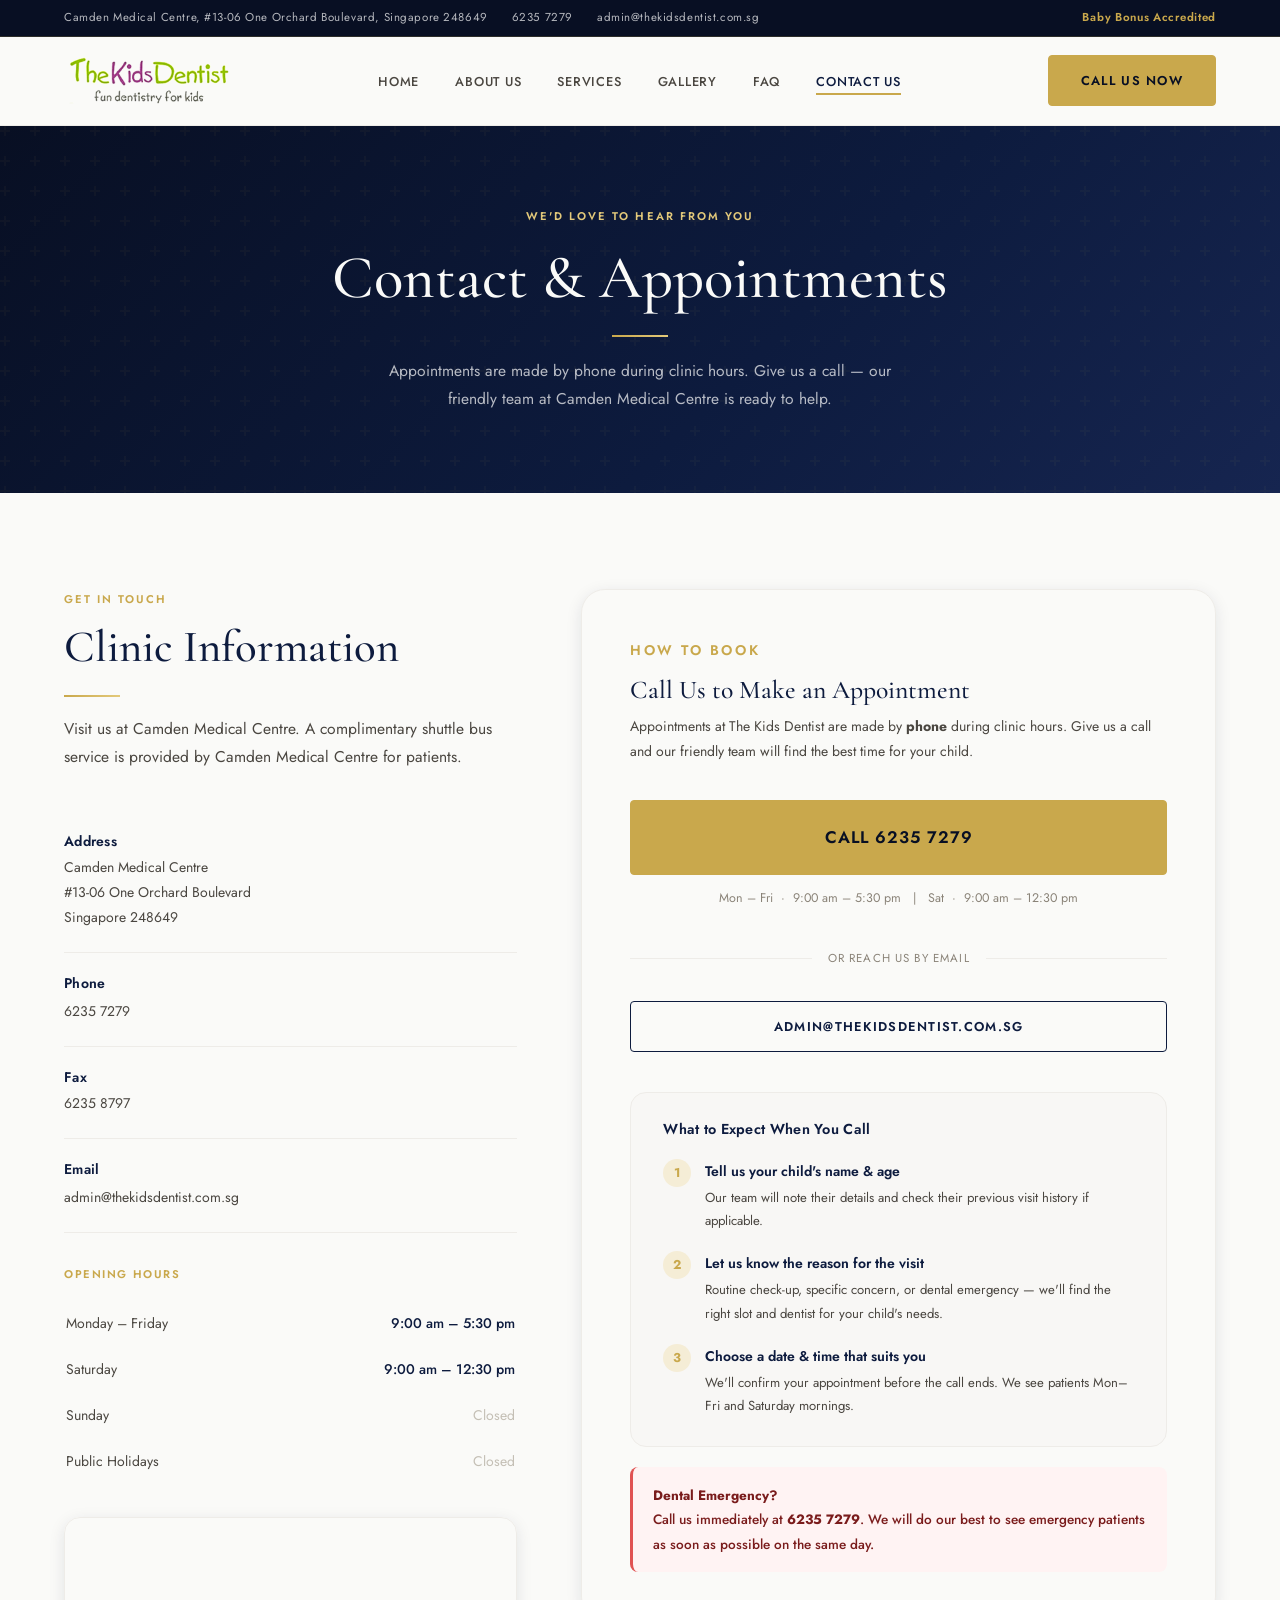
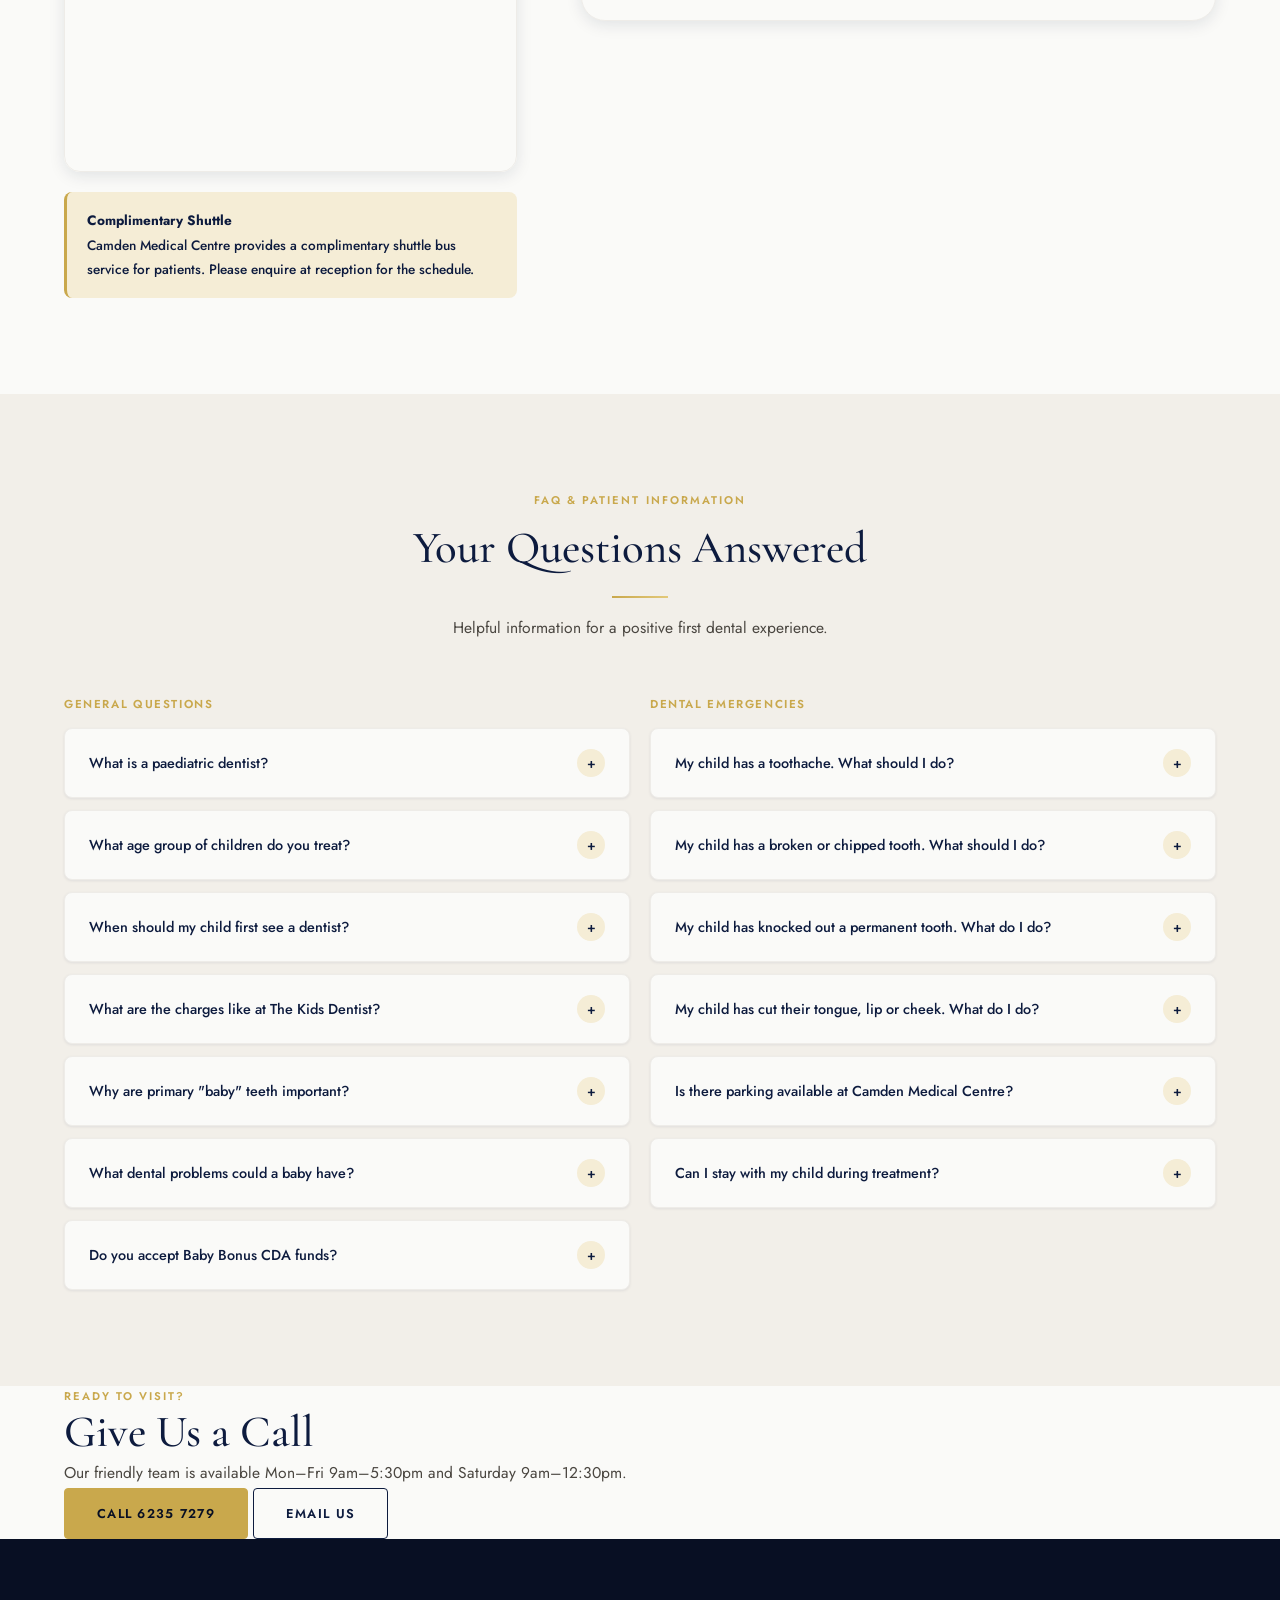
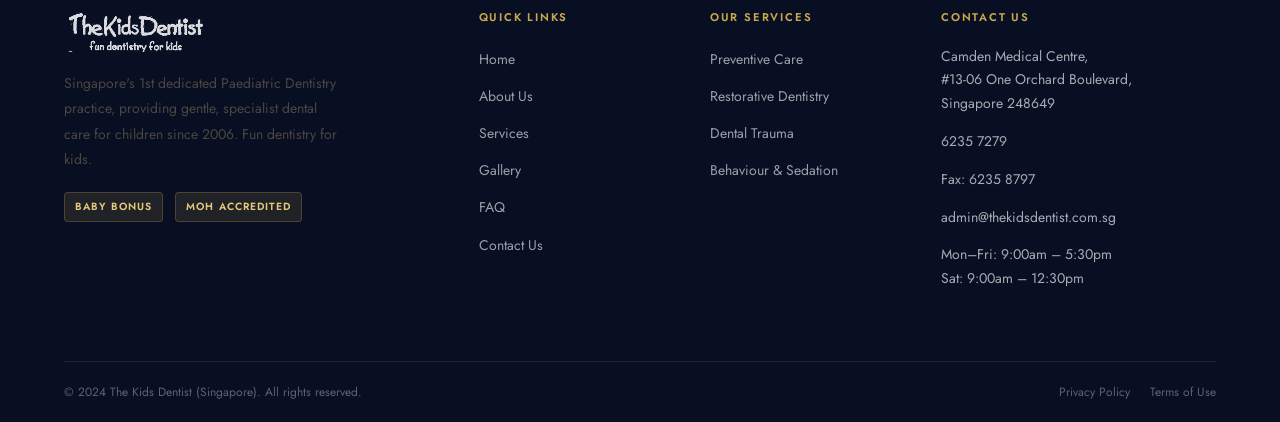
<file: contactus.html>
<!DOCTYPE html>
<html lang="en">
<head>
  <meta charset="UTF-8" />
  <meta name="viewport" content="width=device-width, initial-scale=1.0" />
  <title>Contact Us | The Kids Dentist</title>
  <meta name="description" content="For more information or enquiries about our paediatric dentistry services, just visit this page to fill out the form or contact The Kids Dentist today at 6235-7279!" />
  <meta name="robots" content="index, follow" />
  <link rel="canonical" href="https://www.thekidsdentist.com.sg/contactus.html" />
  <link rel="preconnect" href="https://fonts.googleapis.com" />
  <link rel="preconnect" href="https://fonts.gstatic.com" crossorigin />
  <link rel="stylesheet" href="assets/css/style.css" />
  <link rel="stylesheet" href="assets/css/contact.css" />
</head>
<body>

  <!-- ══ TOP BAR ══ -->
  <div class="top-bar">
    <div class="container">
      <div class="top-bar-info">
        <span>Camden Medical Centre, #13-06 One Orchard Boulevard, Singapore 248649</span>
        <a href="tel:62357279">6235 7279</a>
        <a href="mailto:admin@thekidsdentist.com.sg">admin@thekidsdentist.com.sg</a>
      </div>
      <span style="color:var(--gold);font-weight:600;letter-spacing:0.06em;">Baby Bonus Accredited </span>
    </div>
  </div>

  <!-- ══ NAVIGATION ══ -->
  <nav class="navbar" role="navigation" aria-label="Main navigation">
    <div class="container">
      <a href="index.html" class="logo" aria-label="The Kids Dentist Home">
        <img src="assets/images/logo.png" alt="The Kids Dentist logo" style="height:52px;width:auto;" />
      </a>
      <ul class="nav-links" role="list">
        <li><a href="index.html">Home</a></li>
        <li><a href="aboutus.html">About Us</a></li>
        <li><a href="services.html">Services</a></li>
        <li><a href="gallery.html">Gallery</a></li>
        <li><a href="faq.html">FAQ</a></li>
        <li><a href="contactus.html" class="active">Contact Us</a></li>
      </ul>
      <div class="nav-cta">
        <a href="tel:62357279" class="btn btn-primary" id="nav-call-btn">Call Us Now</a>
      </div>
      <button class="nav-toggle" id="nav-toggle" aria-label="Toggle mobile menu" aria-expanded="false">
        <span></span><span></span><span></span>
      </button>
    </div>
  </nav>

  <!-- ══ PAGE HERO ══ -->
  <section class="page-hero" aria-labelledby="contact-hero-heading">
    <div class="container">
      <p class="eyebrow reveal">We'd Love to Hear From You</p>
      <h1 id="contact-hero-heading" class="reveal">Contact &amp; Appointments</h1>
      <div class="gold-rule reveal" aria-hidden="true"></div>
      <p class="reveal" style="margin-top:16px;">Appointments are made by phone during clinic hours. Give us a call — our friendly team at Camden Medical Centre is ready to help.</p>
    </div>
  </section>

  <!-- ══ CONTACT SECTION ══ -->
  <section class="contact-section" aria-labelledby="contact-info-heading">
    <div class="container">
      <div class="contact-grid">

        <!-- ── Clinic Info Panel ── -->
        <aside class="contact-info reveal">
          <p class="eyebrow">Get in Touch</p>
          <h2 id="contact-info-heading">Clinic Information</h2>
          <div class="gold-rule gold-rule--left" aria-hidden="true"></div>
          <p style="margin-top:18px;">Visit us at Camden Medical Centre. A complimentary shuttle bus service is provided by Camden Medical Centre for patients.</p>

          <div class="contact-detail">
            
            <div class="contact-detail-text">
              <h4>Address</h4>
              <p>Camden Medical Centre<br />#13-06 One Orchard Boulevard<br />Singapore 248649</p>
            </div>
          </div>

          <div class="contact-detail">
            
            <div class="contact-detail-text">
              <h4>Phone</h4>
              <a href="tel:62357279">6235 7279</a>
            </div>
          </div>

          <div class="contact-detail">
            
            <div class="contact-detail-text">
              <h4>Fax</h4>
              <p>6235 8797</p>
            </div>
          </div>

          <div class="contact-detail">
            
            <div class="contact-detail-text">
              <h4>Email</h4>
              <a href="mailto:admin@thekidsdentist.com.sg">admin@thekidsdentist.com.sg</a>
            </div>
          </div>

          <!-- Opening Hours -->
          <table class="hours-table" aria-label="Opening hours">
            <caption>Opening Hours</caption>
            <tbody>
              <tr><td>Monday – Friday</td><td>9:00 am – 5:30 pm</td></tr>
              <tr><td>Saturday</td><td>9:00 am – 12:30 pm</td></tr>
              <tr><td>Sunday</td><td class="hours-closed">Closed</td></tr>
              <tr><td>Public Holidays</td><td class="hours-closed">Closed</td></tr>
            </tbody>
          </table>

          <!-- Map -->
          <div class="map-wrap" style="margin-top:32px;">
            <iframe
              src="https://www.google.com/maps/embed?pb=!1m18!1m12!1m3!1d3988.7853820285747!2d103.82154731475398!3d1.3031526990383!2m3!1f0!2f0!3f0!3m2!1i1024!2i768!4f13.1!3m3!1m2!1s0x31da1a34afb761fd%3A0x1c5e3e0a3a63e7c8!2sCamden%20Medical%20Centre!5e0!3m2!1sen!2ssg!4v1680000000000!5m2!1sen!2ssg"
              width="100%" height="240" style="border:0;display:block;border-radius:var(--radius-lg);"
              allowfullscreen="" loading="lazy" referrerpolicy="no-referrer-when-downgrade"
              title="Camden Medical Centre map location">
            </iframe>
          </div>

          <div style="margin-top:20px;padding:16px 20px;background:var(--gold-pale);border-radius:var(--radius-md);border-left:3px solid var(--gold);">
            <p style="font-size:0.85rem;color:var(--navy);font-weight:500;"> <strong>Complimentary Shuttle</strong><br />
            Camden Medical Centre provides a complimentary shuttle bus service for patients. Please enquire at reception for the schedule.</p>
          </div>
        </aside>

        <!-- ── How to Book Panel (phone-only — no online booking form) ── -->
        <div class="contact-form-wrap reveal reveal-delay-1">

          <p class="eyebrow" style="margin-bottom:12px;">How to Book</p>
          <h3 style="margin-bottom:8px;">Call Us to Make an Appointment</h3>
          <p style="margin-bottom:36px;">Appointments at The Kids Dentist are made by <strong>phone</strong> during clinic hours. Give us a call and our friendly team will find the best time for your child.</p>

          <!-- Primary CTA — Phone -->
          <a href="tel:62357279" class="btn btn-primary" id="contact-call-btn"
             style="width:100%;justify-content:center;font-size:1.05rem;padding:22px 32px;letter-spacing:0.06em;margin-bottom:12px;">
            Call 6235 7279
          </a>
          <p style="text-align:center;font-size:0.78rem;color:var(--text-light);margin-bottom:40px;">
            Mon – Fri &nbsp;·&nbsp; 9:00 am – 5:30 pm &nbsp;&nbsp;|&nbsp;&nbsp; Sat &nbsp;·&nbsp; 9:00 am – 12:30 pm
          </p>

          <!-- Divider -->
          <div style="display:flex;align-items:center;gap:16px;margin-bottom:32px;">
            <div style="flex:1;height:1px;background:var(--gray-100);"></div>
            <span style="font-size:0.72rem;color:var(--text-light);letter-spacing:0.1em;text-transform:uppercase;white-space:nowrap;">Or reach us by email</span>
            <div style="flex:1;height:1px;background:var(--gray-100);"></div>
          </div>

          <!-- Secondary — Email -->
          <a href="mailto:admin@thekidsdentist.com.sg" class="btn btn-outline" id="contact-email-btn"
             style="width:100%;justify-content:center;margin-bottom:40px;">
            admin@thekidsdentist.com.sg
          </a>

          <!-- What to Expect -->
          <div style="background:var(--gray-50);border-radius:var(--radius-lg);padding:28px 32px;border:1px solid var(--gray-100);">
            <h4 style="margin-bottom:20px;font-size:0.9rem;">What to Expect When You Call</h4>

            <div style="display:flex;align-items:flex-start;gap:14px;margin-bottom:18px;">
              <div style="width:28px;height:28px;background:var(--gold-pale);border-radius:50%;display:flex;align-items:center;justify-content:center;flex-shrink:0;font-size:0.8rem;font-weight:700;color:var(--gold);">1</div>
              <div>
                <p style="font-weight:600;font-size:0.875rem;color:var(--navy);margin-bottom:2px;">Tell us your child's name &amp; age</p>
                <p style="font-size:0.82rem;margin:0;">Our team will note their details and check their previous visit history if applicable.</p>
              </div>
            </div>

            <div style="display:flex;align-items:flex-start;gap:14px;margin-bottom:18px;">
              <div style="width:28px;height:28px;background:var(--gold-pale);border-radius:50%;display:flex;align-items:center;justify-content:center;flex-shrink:0;font-size:0.8rem;font-weight:700;color:var(--gold);">2</div>
              <div>
                <p style="font-weight:600;font-size:0.875rem;color:var(--navy);margin-bottom:2px;">Let us know the reason for the visit</p>
                <p style="font-size:0.82rem;margin:0;">Routine check-up, specific concern, or dental emergency — we'll find the right slot and dentist for your child's needs.</p>
              </div>
            </div>

            <div style="display:flex;align-items:flex-start;gap:14px;">
              <div style="width:28px;height:28px;background:var(--gold-pale);border-radius:50%;display:flex;align-items:center;justify-content:center;flex-shrink:0;font-size:0.8rem;font-weight:700;color:var(--gold);">3</div>
              <div>
                <p style="font-weight:600;font-size:0.875rem;color:var(--navy);margin-bottom:2px;">Choose a date &amp; time that suits you</p>
                <p style="font-size:0.82rem;margin:0;">We'll confirm your appointment before the call ends. We see patients Mon–Fri and Saturday mornings.</p>
              </div>
            </div>
          </div>

          <!-- Emergency banner -->
          <div style="margin-top:20px;padding:16px 20px;background:#fff3f3;border-radius:var(--radius-md);border-left:3px solid #e05252;">
            <p style="font-size:0.85rem;color:#7a1c1c;font-weight:500;margin:0;"> <strong>Dental Emergency?</strong><br />
            Call us immediately at <a href="tel:62357279" style="color:#7a1c1c;font-weight:700;">6235 7279</a>. We will do our best to see emergency patients as soon as possible on the same day.</p>
          </div>

        </div>

      </div>
    </div>
  </section>

  <!-- ══ FAQ SECTION ══ -->
  <section class="faq-section" aria-labelledby="faq-heading">
    <div class="container">
      <div class="section-header text-center reveal">
        <p class="eyebrow">FAQ &amp; Patient Information</p>
        <h2 id="faq-heading">Your Questions Answered</h2>
        <div class="gold-rule" aria-hidden="true"></div>
        <p style="margin-top:16px;">Helpful information for a positive first dental experience.</p>
      </div>

      <div class="faq-grid">

        <!-- Column 1 — General -->
        <div>
          <h4 style="font-size:0.72rem;font-weight:600;letter-spacing:0.14em;text-transform:uppercase;color:var(--gold);margin-bottom:16px;">General Questions</h4>

          <div class="faq-item">
            <button class="faq-question" id="faq-q1" aria-expanded="false" aria-controls="faq-a1">
              <span>What is a paediatric dentist?</span>
              <span class="faq-icon" aria-hidden="true">+</span>
            </button>
            <div class="faq-answer" id="faq-a1" role="region" aria-labelledby="faq-q1">
              <p>A paediatric dentist is a dental specialist who has completed additional postgraduate training — beyond the standard dental degree — specifically in the oral health care of infants, children and adolescents, including those with special health care needs.</p>
            </div>
          </div>

          <div class="faq-item" style="margin-top:12px;">
            <button class="faq-question" id="faq-q2" aria-expanded="false" aria-controls="faq-a2">
              <span>What age group of children do you treat?</span>
              <span class="faq-icon" aria-hidden="true">+</span>
            </button>
            <div class="faq-answer" id="faq-a2" role="region" aria-labelledby="faq-q2">
              <p>We treat children from birth to 18 years of age. We also see children with special health care needs regardless of age.</p>
            </div>
          </div>

          <div class="faq-item" style="margin-top:12px;">
            <button class="faq-question" id="faq-q3" aria-expanded="false" aria-controls="faq-a3">
              <span>When should my child first see a dentist?</span>
              <span class="faq-icon" aria-hidden="true">+</span>
            </button>
            <div class="faq-answer" id="faq-a3" role="region" aria-labelledby="faq-q3">
              <p>The Kids Dentist recommends that every child visits the dentist by his/her 1st birthday, as advocated by the American Academy of Pediatric Dentistry. This avoids potential oral health care problems and helps establish a dental home early.</p>
            </div>
          </div>

          <div class="faq-item" style="margin-top:12px;">
            <button class="faq-question" id="faq-q4" aria-expanded="false" aria-controls="faq-a4">
              <span>What are the charges like at The Kids Dentist?</span>
              <span class="faq-icon" aria-hidden="true">+</span>
            </button>
            <div class="faq-answer" id="faq-a4" role="region" aria-labelledby="faq-q4">
              <p>Our charges are based on the specific treatments required. As a guide: Consultation S$90–110; Scaling &amp; polishing from S$75; White fillings S$120–160. All fillings are mercury-free. We are a Baby Bonus approved institution — CDA funds may be used.</p>
            </div>
          </div>

          <div class="faq-item" style="margin-top:12px;">
            <button class="faq-question" id="faq-q5" aria-expanded="false" aria-controls="faq-a5">
              <span>Why are primary "baby" teeth important?</span>
              <span class="faq-icon" aria-hidden="true">+</span>
            </button>
            <div class="faq-answer" id="faq-a5" role="region" aria-labelledby="faq-q5">
              <p>Primary teeth are important for chewing, guiding the position of permanent teeth, jaw and facial muscle development, speech, and appearance. The back baby teeth are only replaced between the ages of 10–13, so they need to last a long time.</p>
            </div>
          </div>

          <div class="faq-item" style="margin-top:12px;">
            <button class="faq-question" id="faq-q6" aria-expanded="false" aria-controls="faq-a6">
              <span>What dental problems could a baby have?</span>
              <span class="faq-icon" aria-hidden="true">+</span>
            </button>
            <div class="faq-answer" id="faq-a6" role="region" aria-labelledby="faq-q6">
              <p>One of the most common is "Baby Bottle Tooth Decay" — cavities caused by prolonged exposure to sugary liquids (milk, formula, juice). Never put a baby to sleep with a bottle, as this can cause rapid decay of the front teeth.</p>
            </div>
          </div>

          <div class="faq-item" style="margin-top:12px;">
            <button class="faq-question" id="faq-q7" aria-expanded="false" aria-controls="faq-a7">
              <span>Do you accept Baby Bonus CDA funds?</span>
              <span class="faq-icon" aria-hidden="true">+</span>
            </button>
            <div class="faq-answer" id="faq-a7" role="region" aria-labelledby="faq-q7">
              <p>Yes. The Kids Dentist is a Baby Bonus Approved Institution registered with the Ministry of Social and Family Development. You may use your Child Development Account (CDA) funds to offset the cost of your child's dental treatment.</p>
            </div>
          </div>
        </div>

        <!-- Column 2 — Emergencies -->
        <div>
          <h4 style="font-size:0.72rem;font-weight:600;letter-spacing:0.14em;text-transform:uppercase;color:var(--gold);margin-bottom:16px;">Dental Emergencies</h4>

          <div class="faq-item">
            <button class="faq-question" id="faq-q8" aria-expanded="false" aria-controls="faq-a8">
              <span>My child has a toothache. What should I do?</span>
              <span class="faq-icon" aria-hidden="true">+</span>
            </button>
            <div class="faq-answer" id="faq-a8" role="region" aria-labelledby="faq-q8">
              <p>Rinse the mouth with warm salt water. Place a cold compress on the face if there is swelling. Give paracetamol for pain — do not place aspirin or paracetamol directly on the tooth. Call us and come in as soon as possible.</p>
            </div>
          </div>

          <div class="faq-item" style="margin-top:12px;">
            <button class="faq-question" id="faq-q9" aria-expanded="false" aria-controls="faq-a9">
              <span>My child has a broken or chipped tooth. What should I do?</span>
              <span class="faq-icon" aria-hidden="true">+</span>
            </button>
            <div class="faq-answer" id="faq-a9" role="region" aria-labelledby="faq-q9">
              <p>Rinse the mouth with warm water. Place a cold compress on the face to reduce swelling. Save any broken fragments. Seek immediate dental attention — the sooner you come in, the better the outcome for the tooth.</p>
            </div>
          </div>

          <div class="faq-item" style="margin-top:12px;">
            <button class="faq-question" id="faq-q10" aria-expanded="false" aria-controls="faq-a10">
              <span>My child has knocked out a permanent tooth. What do I do?</span>
              <span class="faq-icon" aria-hidden="true">+</span>
            </button>
            <div class="faq-answer" id="faq-a10" role="region" aria-labelledby="faq-q10">
              <p>Act immediately. Hold the tooth by the crown (white part), not the root. Rinse gently — do not scrub. Try to reinsert it in the socket. If not possible, store it in milk or between the cheek and gum. Come in IMMEDIATELY — replanting within the hour gives the best chance of saving the tooth.</p>
            </div>
          </div>

          <div class="faq-item" style="margin-top:12px;">
            <button class="faq-question" id="faq-q11" aria-expanded="false" aria-controls="faq-a11">
              <span>My child has cut their tongue, lip or cheek. What do I do?</span>
              <span class="faq-icon" aria-hidden="true">+</span>
            </button>
            <div class="faq-answer" id="faq-a11" role="region" aria-labelledby="faq-q11">
              <p>Apply ice to bruised areas. Apply firm but gentle pressure with a clean cloth. If bleeding does not stop after 15 minutes, or cannot be controlled, take your child to an emergency centre immediately.</p>
            </div>
          </div>

          <div class="faq-item" style="margin-top:12px;">
            <button class="faq-question" id="faq-q12" aria-expanded="false" aria-controls="faq-a12">
              <span>Is there parking available at Camden Medical Centre?</span>
              <span class="faq-icon" aria-hidden="true">+</span>
            </button>
            <div class="faq-answer" id="faq-a12" role="region" aria-labelledby="faq-q12">
              <p>Yes, parking is available at Camden Medical Centre. There is also a complimentary shuttle bus service for patients. Please enquire at reception for the current shuttle schedule.</p>
            </div>
          </div>

          <div class="faq-item" style="margin-top:12px;">
            <button class="faq-question" id="faq-q13" aria-expanded="false" aria-controls="faq-a13">
              <span>Can I stay with my child during treatment?</span>
              <span class="faq-icon" aria-hidden="true">+</span>
            </button>
            <div class="faq-answer" id="faq-a13" role="region" aria-labelledby="faq-q13">
              <p>Yes, you are encouraged to accompany your child into the examination room. Your child is also welcome to enjoy toys, books, TV games, and watch DVD movies while sitting in the dental chair during the visit.</p>
            </div>
          </div>
        </div>

      </div>
    </div>
  </section>

  <!-- ══ CTA ══ -->
  <section class="cta-section" aria-labelledby="contact-cta-heading">
    <div class="container">
      <p class="eyebrow reveal">Ready to Visit?</p>
      <h2 id="contact-cta-heading" class="reveal">Give Us a Call</h2>
      <p class="reveal">Our friendly team is available Mon–Fri 9am–5:30pm and Saturday 9am–12:30pm.</p>
      <div class="cta-actions reveal">
        <a href="tel:62357279" class="btn btn-primary" id="contact-cta-call-btn">Call 6235 7279</a>
        <a href="mailto:admin@thekidsdentist.com.sg" class="btn btn-outline" id="contact-cta-email-btn">Email Us</a>
      </div>
    </div>
  </section>

  <!-- ══ FOOTER ══ -->
  <footer class="footer" role="contentinfo">
    <div class="container">
      <div class="footer-grid">
        <div class="footer-brand">
          <div class="logo" style="margin-bottom:16px;">
            <img src="assets/images/logo.png" alt="The Kids Dentist" style="height:44px;width:auto;filter:brightness(0) invert(1);opacity:0.85;" />
          </div>
          <p>Singapore's 1st dedicated Paediatric Dentistry practice, providing gentle, specialist dental care for children since 2006. Fun dentistry for kids.</p>
          <div class="footer-badges" style="margin-top:20px;">
            <span class="footer-badge">Baby Bonus</span>
            <span class="footer-badge">MOH Accredited</span>
          </div>
        </div>
        <div class="footer-col">
          <h5>Quick Links</h5>
          <ul role="list">
            <li><a href="index.html">Home</a></li>
            <li><a href="aboutus.html">About Us</a></li>
            <li><a href="services.html">Services</a></li>
            <li><a href="gallery.html">Gallery</a></li>
            <li><a href="faq.html">FAQ</a></li>
            <li><a href="contactus.html">Contact Us</a></li>
          </ul>
        </div>
        <div class="footer-col">
          <h5>Our Services</h5>
          <ul role="list">
            <li><a href="services.html#preventive">Preventive Care</a></li>
            <li><a href="services.html#restorative">Restorative Dentistry</a></li>
            <li><a href="services.html#trauma">Dental Trauma</a></li>
            <li><a href="services.html#behaviour">Behaviour &amp; Sedation</a></li>
          </ul>
        </div>
        <div class="footer-col">
          <h5>Contact Us</h5>
          <div class="footer-contact-item"><span>Camden Medical Centre,<br />#13-06 One Orchard Boulevard,<br />Singapore 248649</span></div>
          <div class="footer-contact-item"><a href="tel:62357279">6235 7279</a></div>
          <div class="footer-contact-item"><span>Fax: 6235 8797</span></div>
          <div class="footer-contact-item"><a href="mailto:admin@thekidsdentist.com.sg">admin@thekidsdentist.com.sg</a></div>
          <div class="footer-contact-item" style="margin-top:8px;"><span>Mon–Fri: 9:00am – 5:30pm<br />Sat: 9:00am – 12:30pm</span></div>
        </div>
      </div>
      <div class="footer-bottom">
        <span>© 2024 The Kids Dentist (Singapore). All rights reserved.</span>
        <div style="display:flex;gap:20px;"><a href="#">Privacy Policy</a><a href="#">Terms of Use</a></div>
      </div>
    </div>
  </footer>

  <script src="assets/js/main.js"></script>
</body>
</html>
</file>
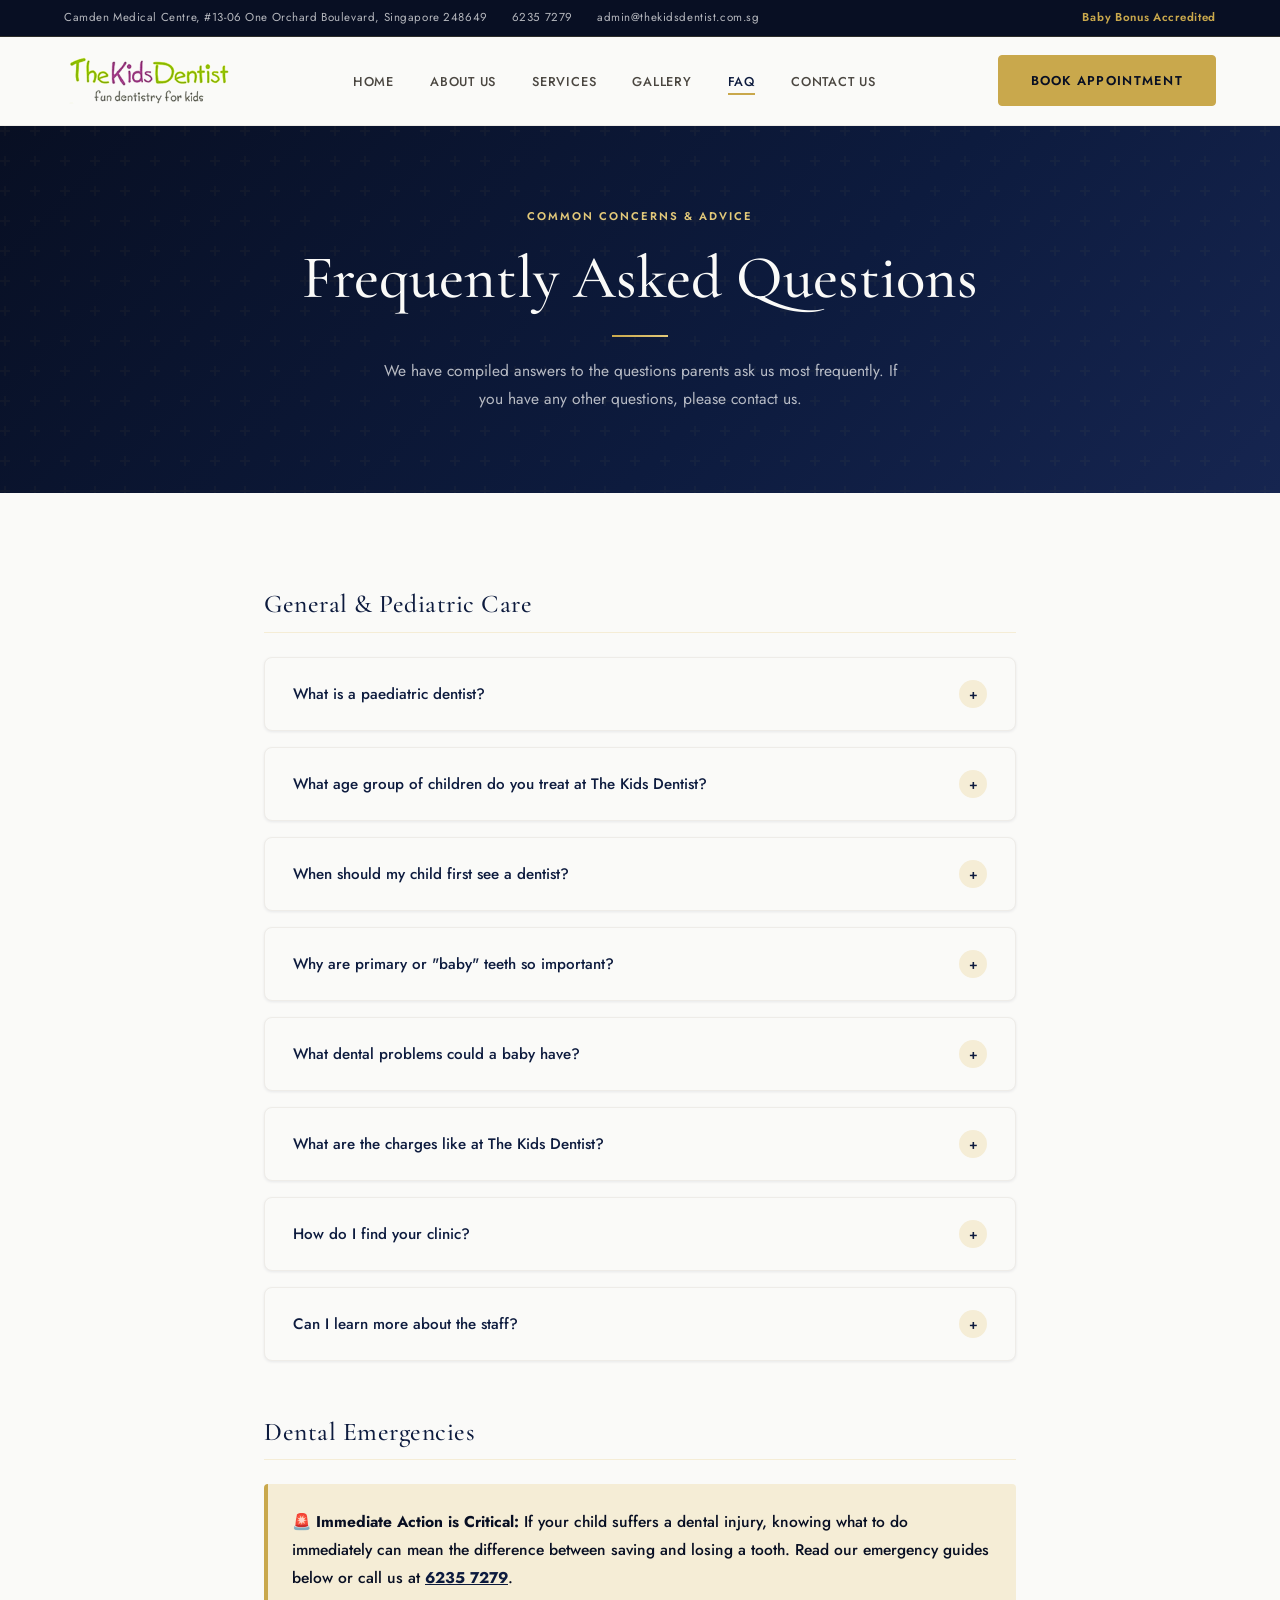
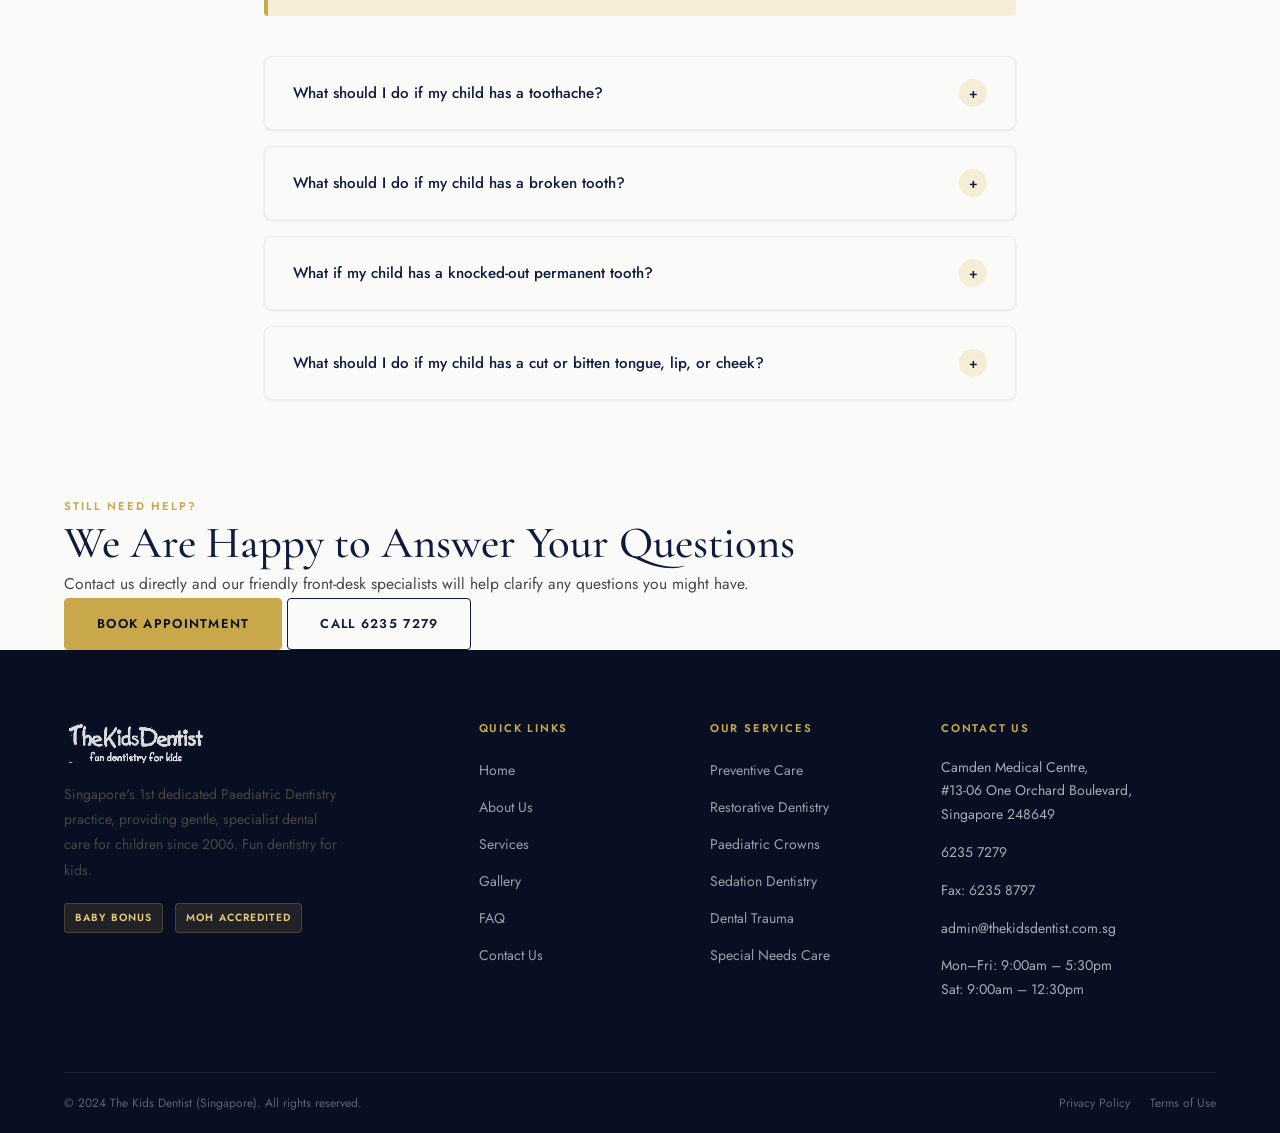
<file: faq.html>
<!DOCTYPE html>
<html lang="en">
<head>
  <meta charset="UTF-8" />
  <meta name="viewport" content="width=device-width, initial-scale=1.0" />
  <title>Frequently Asked Questions | The Kids Dentist</title>
  <meta name="description" content="Get the answers to the most frequently asked questions (FAQs) about paediatric dentistry on this page or call us at 6235-7279 for an appointment." />
  <meta name="robots" content="index, follow" />
  <link rel="canonical" href="https://www.thekidsdentist.com.sg/faq.html" />
  <link rel="preconnect" href="https://fonts.googleapis.com" />
  <link rel="preconnect" href="https://fonts.gstatic.com" crossorigin />
  <link rel="stylesheet" href="assets/css/style.css" />
  <link rel="stylesheet" href="assets/css/faq.css" />
</head>
<body>

  <!-- ══ TOP BAR ══ -->
  <div class="top-bar">
    <div class="container">
      <div class="top-bar-info">
        <span>Camden Medical Centre, #13-06 One Orchard Boulevard, Singapore 248649</span>
        <a href="tel:62357279">6235 7279</a>
        <a href="mailto:admin@thekidsdentist.com.sg">admin@thekidsdentist.com.sg</a>
      </div>
      <span style="color:var(--gold);font-weight:600;letter-spacing:0.06em;">Baby Bonus Accredited </span>
    </div>
  </div>

  <!-- ══ NAVIGATION ══ -->
  <nav class="navbar" role="navigation" aria-label="Main navigation">
    <div class="container">
      <a href="index.html" class="logo" aria-label="The Kids Dentist Home">
        <img src="assets/images/logo.png" alt="The Kids Dentist logo" style="height:52px;width:auto;" />
      </a>
      <ul class="nav-links" role="list">
        <li><a href="index.html">Home</a></li>
        <li><a href="aboutus.html">About Us</a></li>
        <li><a href="services.html">Services</a></li>
        <li><a href="gallery.html">Gallery</a></li>
        <li><a href="faq.html" class="active">FAQ</a></li>
        <li><a href="contactus.html">Contact Us</a></li>
      </ul>
      <div class="nav-cta">
        <a href="contactus.html" class="btn btn-primary" id="nav-book-btn">Book Appointment</a>
      </div>
      <button class="nav-toggle" id="nav-toggle" aria-label="Toggle mobile menu" aria-expanded="false">
        <span></span><span></span><span></span>
      </button>
    </div>
  </nav>

  <!-- ══ PAGE HERO ══ -->
  <section class="page-hero" aria-labelledby="faq-hero-heading">
    <div class="container">
      <p class="eyebrow reveal">Common Concerns &amp; Advice</p>
      <h1 id="faq-hero-heading" class="reveal">Frequently Asked Questions</h1>
      <div class="gold-rule reveal" aria-hidden="true"></div>
      <p class="reveal" style="margin-top:16px;">We have compiled answers to the questions parents ask us most frequently. If you have any other questions, please contact us.</p>
    </div>
  </section>

  <!-- ══ FAQ CONTENT ══ -->
  <section class="faq-page-section" aria-labelledby="faq-content-heading">
    <div class="container" style="max-width:800px;">
      <h2 id="faq-content-heading" style="display:none;">FAQ Content</h2>

      <!-- General & Care Category -->
      <div class="faq-category reveal">
        <h2 class="faq-category-title">General &amp; Pediatric Care</h2>
        <div class="faq-list">

          <!-- Q1 -->
          <div class="faq-item">
            <button class="faq-question" aria-expanded="false">
              What is a paediatric dentist?
              <span class="faq-icon" aria-hidden="true">+</span>
            </button>
            <div class="faq-answer">
              <p>Paediatric dentists are specialists who only treat children, acting as the paediatricians of dentistry. A paediatric dentist has completed additional postgraduate training dedicated to child behavior, facial growth, and children's specific dental needs, including those with special health care needs.</p>
            </div>
          </div>

          <!-- Q2 -->
          <div class="faq-item">
            <button class="faq-question" aria-expanded="false">
              What age group of children do you treat at The Kids Dentist?
              <span class="faq-icon" aria-hidden="true">+</span>
            </button>
            <div class="faq-answer">
              <p>We provide comprehensive oral health care solely for infants, children, and adolescents from birth up to 18 years of age.</p>
            </div>
          </div>

          <!-- Q3 -->
          <div class="faq-item">
            <button class="faq-question" aria-expanded="false">
              When should my child first see a dentist?
              <span class="faq-icon" aria-hidden="true">+</span>
            </button>
            <div class="faq-answer">
              <p>The Kids Dentist, in alignment with the American Academy of Pediatric Dentistry and the American Academy of Pediatrics, recommends that a child visits the dentist by his/her 1st birthday. This helps establish a positive dental relationship early and prevents potential tooth decay.</p>
            </div>
          </div>

          <!-- Q4 -->
          <div class="faq-item">
            <button class="faq-question" aria-expanded="false">
              Why are primary or "baby" teeth so important?
              <span class="faq-icon" aria-hidden="true">+</span>
            </button>
            <div class="faq-answer">
              <p>Primary teeth are essential for: (1) proper chewing and eating, (2) providing space and guiding permanent teeth into the correct position, (3) normal development of the jaw bones and muscles, and (4) speech development. Front baby teeth last until 6–7 years of age, while back baby molars are not replaced until ages 10–13.</p>
            </div>
          </div>

          <!-- Q5 -->
          <div class="faq-item">
            <button class="faq-question" aria-expanded="false">
              What dental problems could a baby have?
              <span class="faq-icon" aria-hidden="true">+</span>
            </button>
            <div class="faq-answer">
              <p>A primary concern is nursing or baby bottle tooth decay. A baby risks severe decay when nursing continuously from a bottle of milk formula, breastmilk, or juice during naps or overnight. Early dental visits allow our specialists to counsel parents on preventing these dental problems.</p>
            </div>
          </div>

          <!-- Q6 -->
          <div class="faq-item">
            <button class="faq-question" aria-expanded="false">
              What are the charges like at The Kids Dentist?
              <span class="faq-icon" aria-hidden="true">+</span>
            </button>
            <div class="faq-answer">
              <p>Our consultation charges range from S$90 to S$110. Scaling and polishing charges start from S$75, and fillings range from S$120 to S$160. We use only tooth-colored fillings that are mercury-free and completely safe for your child.</p>
            </div>
          </div>

          <!-- Q7 -->
          <div class="faq-item">
            <button class="faq-question" aria-expanded="false">
              How do I find your clinic?
              <span class="faq-icon" aria-hidden="true">+</span>
            </button>
            <div class="faq-answer">
              <p>We are located at Camden Medical Centre, #13-06, One Orchard Boulevard, Singapore 248649. Detailed directions, parking info, and details about the complimentary shuttle bus from Orchard Boulevard MRT can be found on our <a href="contactus.html">Contact Us</a> page.</p>
            </div>
          </div>

          <!-- Q8 -->
          <div class="faq-item">
            <button class="faq-question" aria-expanded="false">
              Can I learn more about the staff?
              <span class="faq-icon" aria-hidden="true">+</span>
            </button>
            <div class="faq-answer">
              <p>Yes, photographs and detailed biographies of our specialist dentists and dental assistant staff are available on our <a href="aboutus.html">About Us</a> page.</p>
            </div>
          </div>

        </div>
      </div>

      <!-- Dental Emergencies Category -->
      <div class="faq-category reveal">
        <h2 class="faq-category-title">Dental Emergencies</h2>
        <div class="faq-list">

          <div class="emergency-intro">
            <p><strong>🚨 Immediate Action is Critical:</strong> If your child suffers a dental injury, knowing what to do immediately can mean the difference between saving and losing a tooth. Read our emergency guides below or call us at <a href="tel:62357279" style="font-weight:700;text-decoration:underline;color:var(--navy);">6235 7279</a>.</p>
          </div>

          <!-- Q9 -->
          <div class="faq-item">
            <button class="faq-question" aria-expanded="false">
              What should I do if my child has a toothache?
              <span class="faq-icon" aria-hidden="true">+</span>
            </button>
            <div class="faq-answer">
              <p>Clean around the painful tooth thoroughly. Rinse the mouth with warm salt water to displace any trapped food. Do NOT put aspirin or pain medications directly on the aching tooth or gums. If there is facial swelling, apply a cold compress. For temporary pain relief, paracetamol (e.g., Panadol syrup) can be given. Contact a dentist as soon as possible.</p>
            </div>
          </div>

          <!-- Q10 -->
          <div class="faq-item">
            <button class="faq-question" aria-expanded="false">
              What should I do if my child has a broken tooth?
              <span class="faq-icon" aria-hidden="true">+</span>
            </button>
            <div class="faq-answer">
              <p>Rinse the injured area immediately with warm water. Apply a cold compress to the face over the area of injury to minimize swelling. If you can find the broken tooth fragments, recover them and bring them with you. Get immediate dental attention.</p>
            </div>
          </div>

          <!-- Q11 -->
          <div class="faq-item">
            <button class="faq-question" aria-expanded="false">
              What if my child has a knocked-out permanent tooth?
              <span class="faq-icon" aria-hidden="true">+</span>
            </button>
            <div class="faq-answer">
              <p><strong>Time is critical:</strong> Recover the tooth, holding it by the crown (the chewing surface) and NOT the root. Rinse it gently without scrubbing or handling it excessively. Reinsert the tooth into the socket immediately and have your child bite on a clean gauze or cloth to hold it. If you cannot reinsert it, place it in a cup of fresh cold milk or saliva. See a dentist <strong>IMMEDIATELY</strong> — ideally within 60 minutes.</p>
            </div>
          </div>

          <!-- Q12 -->
          <div class="faq-item">
            <button class="faq-question" aria-expanded="false">
              What should I do if my child has a cut or bitten tongue, lip, or cheek?
              <span class="faq-icon" aria-hidden="true">+</span>
            </button>
            <div class="faq-answer">
              <p>Apply ice to any bruised or swollen areas. If there is bleeding, apply firm but gentle pressure with a clean cloth or gauze. If the bleeding does not stop after 15 minutes of direct pressure, or if it is severe, go to the nearest emergency medical center.</p>
            </div>
          </div>

        </div>
      </div>

    </div>
  </section>

  <!-- ══ CTA ══ -->
  <section class="cta-section" aria-labelledby="faq-cta-heading">
    <div class="container">
      <p class="eyebrow reveal">Still Need Help?</p>
      <h2 id="faq-cta-heading" class="reveal">We Are Happy to Answer Your Questions</h2>
      <p class="reveal">Contact us directly and our friendly front-desk specialists will help clarify any questions you might have.</p>
      <div class="cta-actions reveal">
        <a href="contactus.html" class="btn btn-primary" id="faq-cta-book-btn">Book Appointment</a>
        <a href="tel:62357279" class="btn btn-outline" id="faq-cta-call-btn">Call 6235 7279</a>
      </div>
    </div>
  </section>

  <!-- ══ FOOTER ══ -->
  <footer class="footer" role="contentinfo">
    <div class="container">
      <div class="footer-grid">
        <div class="footer-brand">
          <div class="logo" style="margin-bottom:16px;">
            <img src="assets/images/logo.png" alt="The Kids Dentist" style="height:44px;width:auto;filter:brightness(0) invert(1);opacity:0.85;" />
          </div>
          <p>Singapore's 1st dedicated Paediatric Dentistry practice, providing gentle, specialist dental care for children since 2006. Fun dentistry for kids.</p>
          <div class="footer-badges" style="margin-top:20px;">
            <span class="footer-badge">Baby Bonus</span>
            <span class="footer-badge">MOH Accredited</span>
          </div>
        </div>
        <div class="footer-col">
          <h5>Quick Links</h5>
          <ul role="list">
            <li><a href="index.html">Home</a></li>
            <li><a href="aboutus.html">About Us</a></li>
            <li><a href="services.html">Services</a></li>
            <li><a href="gallery.html">Gallery</a></li>
            <li><a href="faq.html">FAQ</a></li>
            <li><a href="contactus.html">Contact Us</a></li>
          </ul>
        </div>
        <div class="footer-col">
          <h5>Our Services</h5>
          <ul role="list">
            <li><a href="services.html">Preventive Care</a></li>
            <li><a href="services.html">Restorative Dentistry</a></li>
            <li><a href="services.html">Paediatric Crowns</a></li>
            <li><a href="services.html">Sedation Dentistry</a></li>
            <li><a href="services.html">Dental Trauma</a></li>
            <li><a href="services.html">Special Needs Care</a></li>
          </ul>
        </div>
        <div class="footer-col">
          <h5>Contact Us</h5>
          <div class="footer-contact-item"><span>Camden Medical Centre,<br />#13-06 One Orchard Boulevard,<br />Singapore 248649</span></div>
          <div class="footer-contact-item"><a href="tel:62357279">6235 7279</a></div>
          <div class="footer-contact-item"><span>Fax: 6235 8797</span></div>
          <div class="footer-contact-item"><a href="mailto:admin@thekidsdentist.com.sg">admin@thekidsdentist.com.sg</a></div>
          <div class="footer-contact-item" style="margin-top:8px;"><span>Mon–Fri: 9:00am – 5:30pm<br />Sat: 9:00am – 12:30pm</span></div>
        </div>
      </div>
      <div class="footer-bottom">
        <span>© 2024 The Kids Dentist (Singapore). All rights reserved.</span>
        <div style="display:flex;gap:20px;"><a href="#">Privacy Policy</a><a href="#">Terms of Use</a></div>
      </div>
    </div>
  </footer>

  <script src="assets/js/main.js"></script>
</body>
</html>
</file>
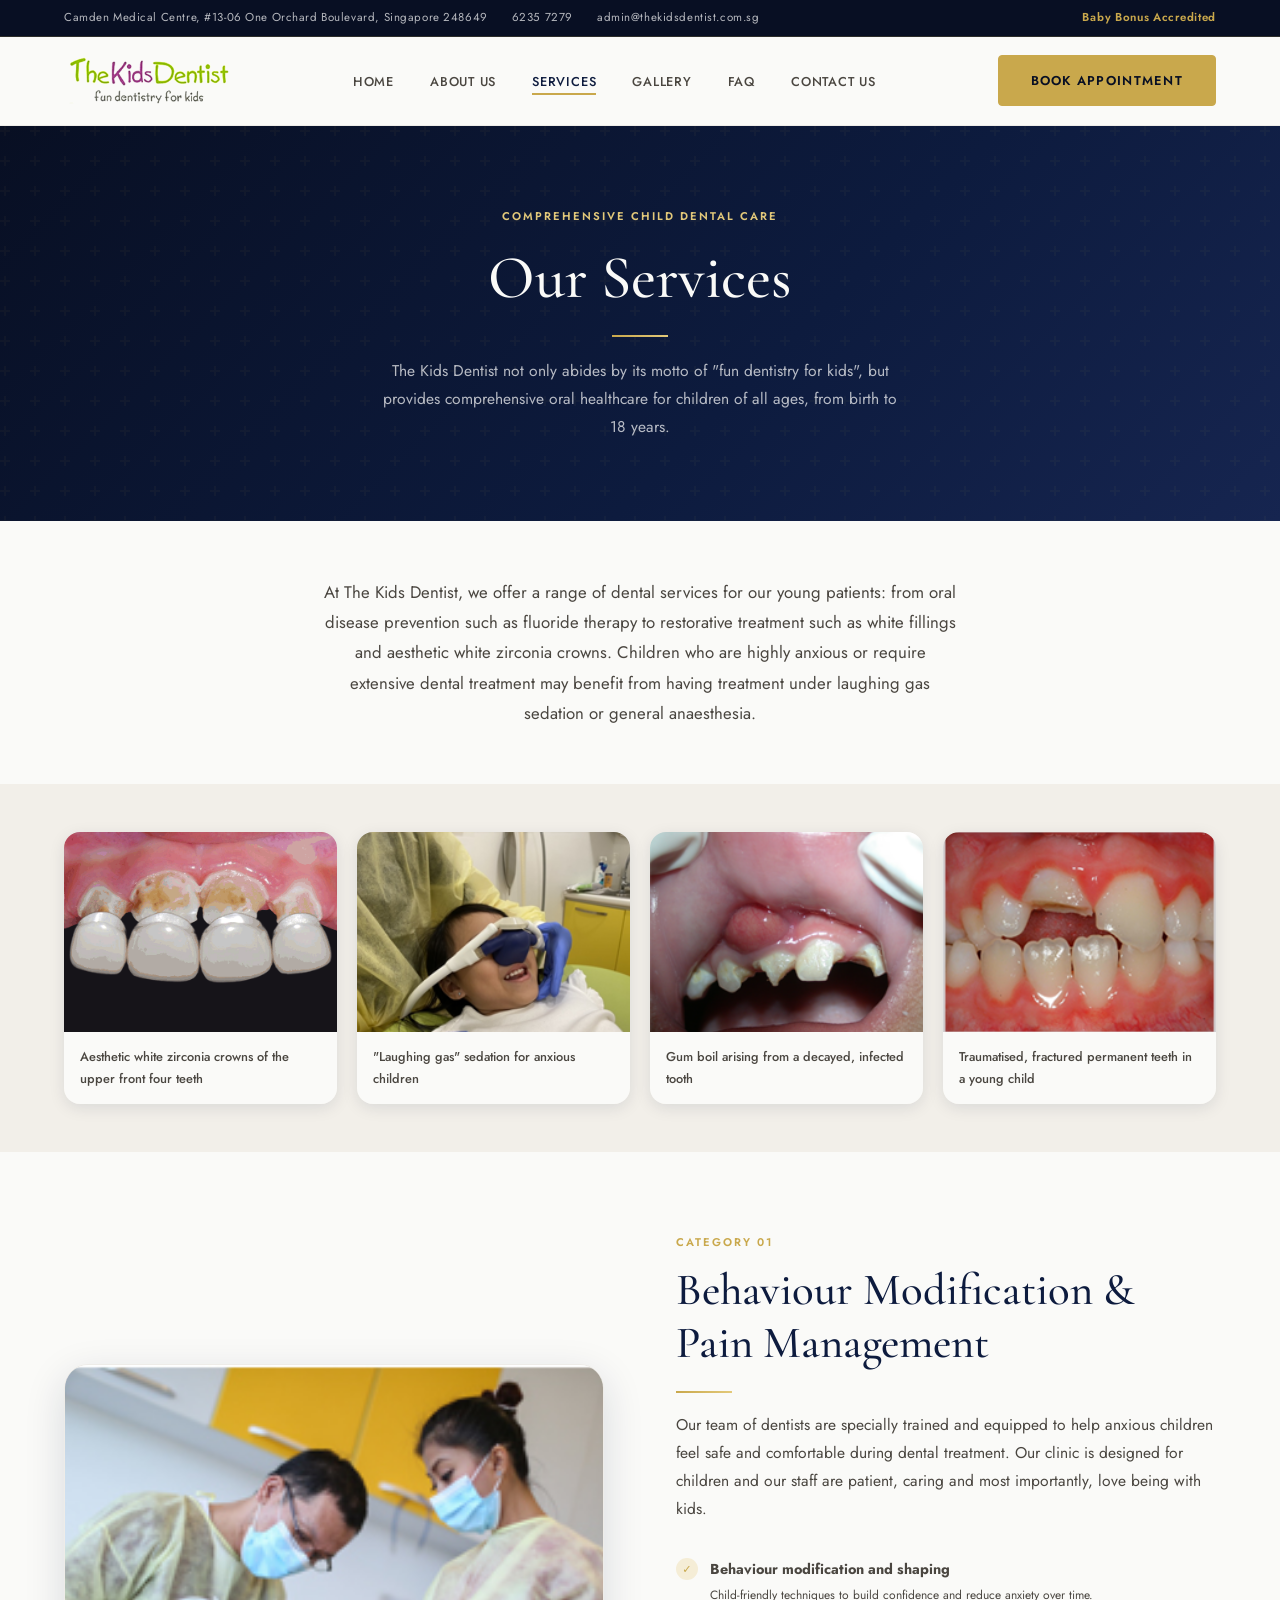
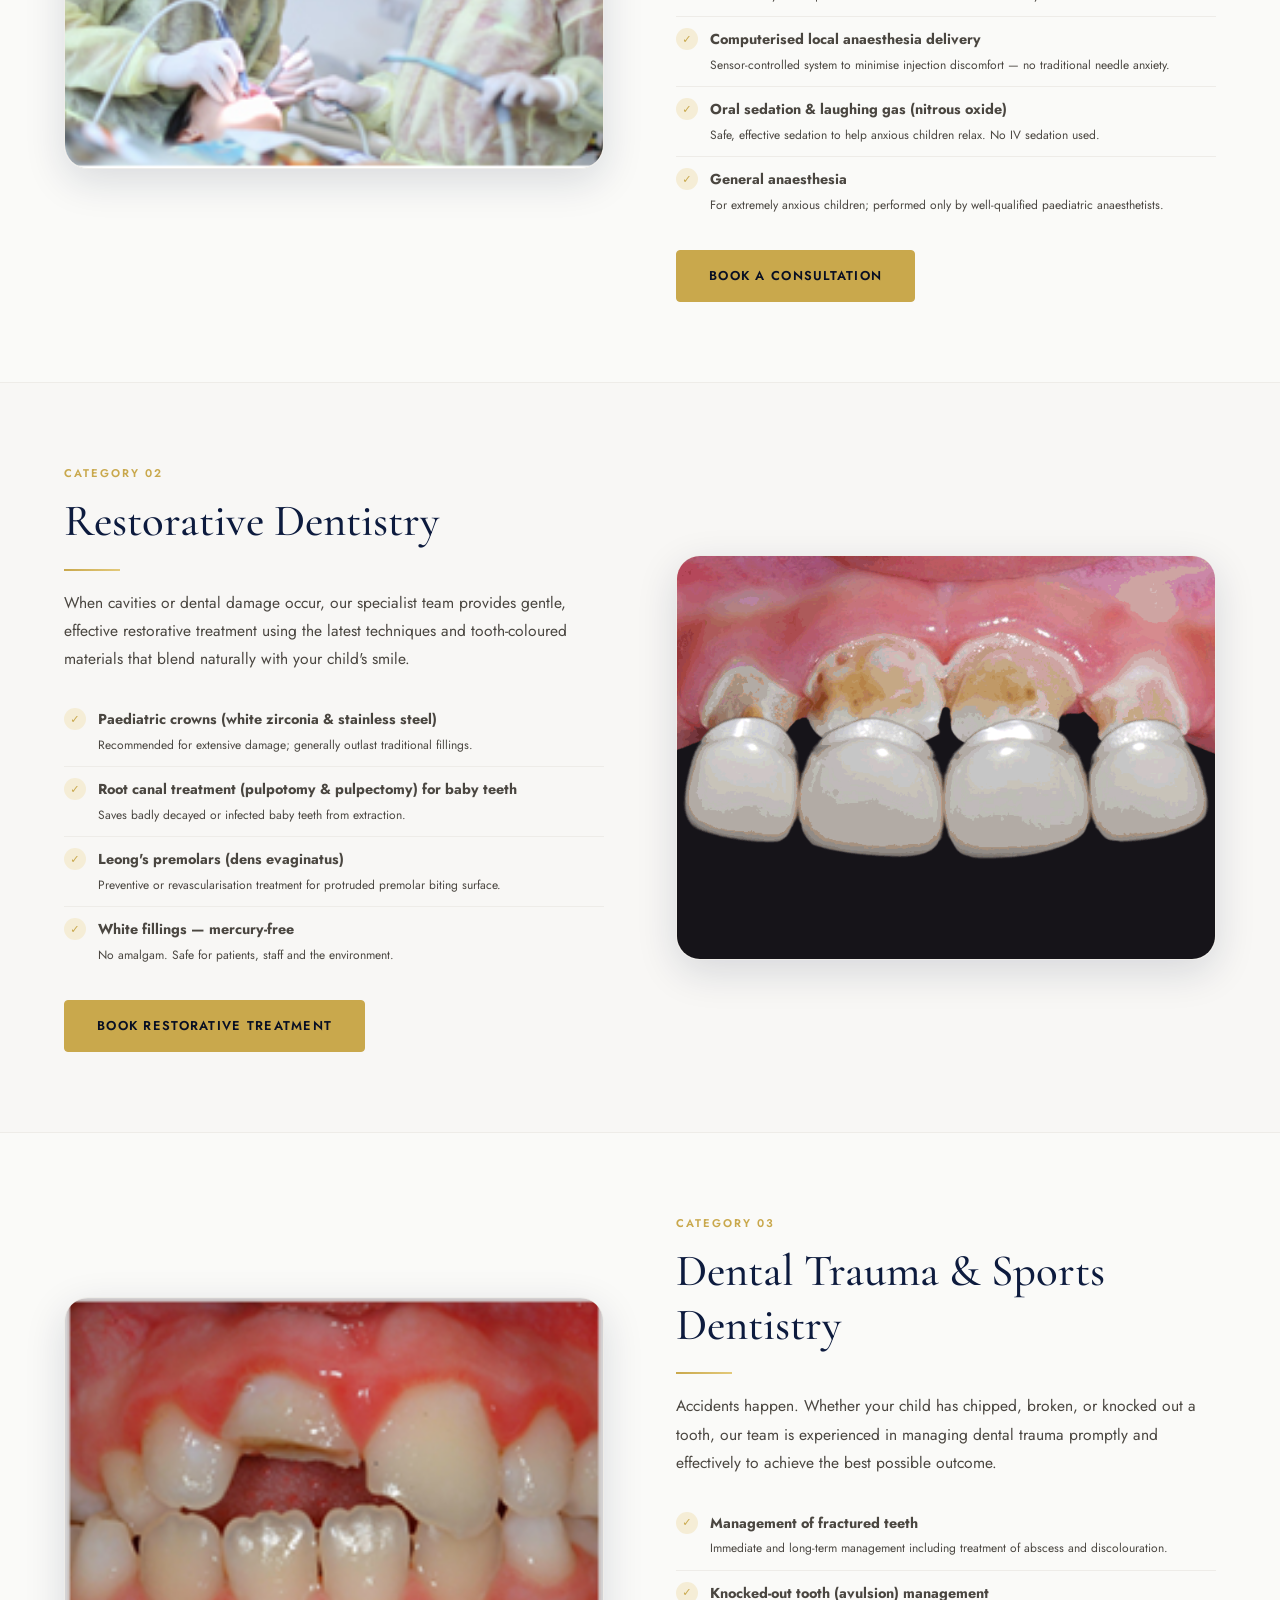
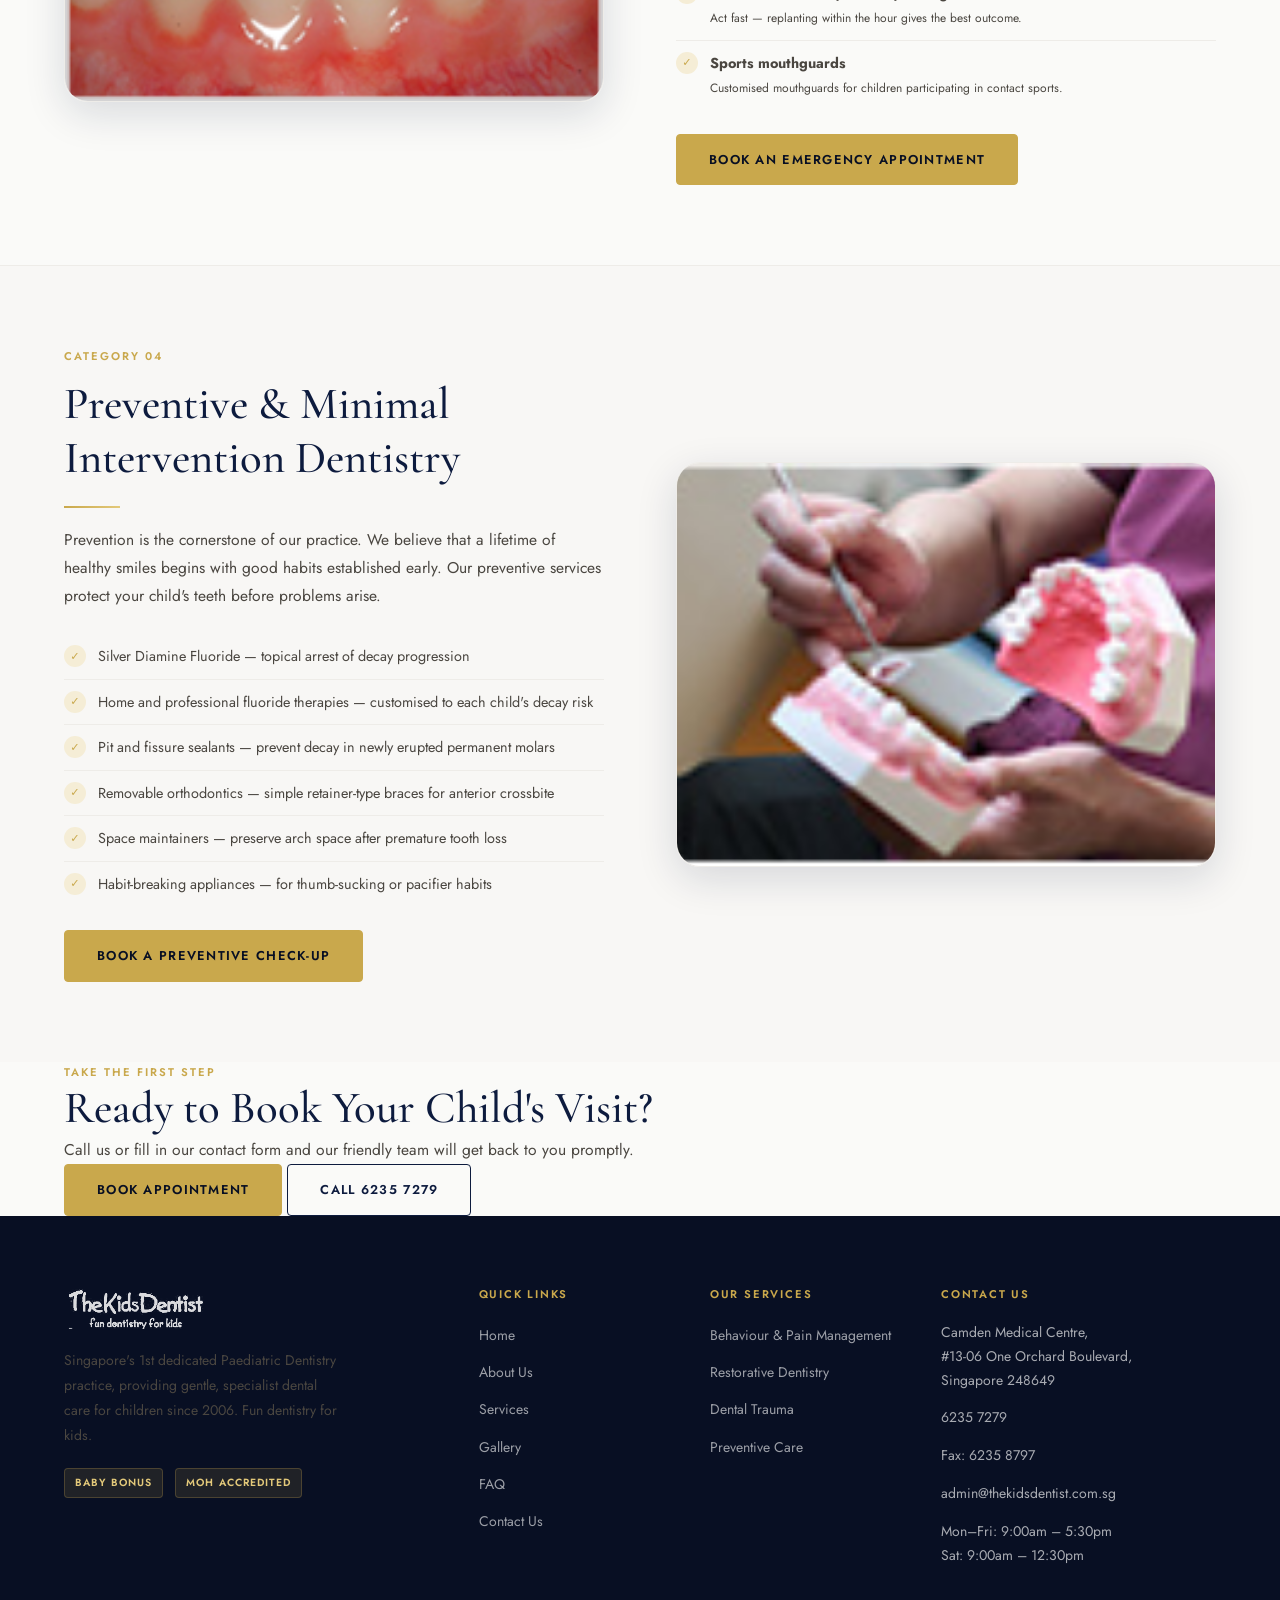
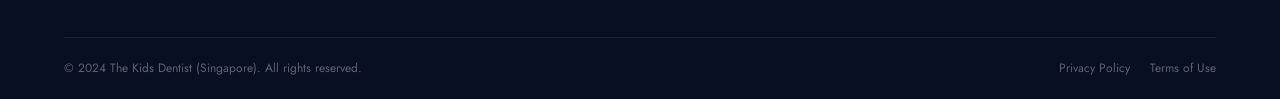
<file: services.html>
<!DOCTYPE html>
<html lang="en">
<head>
  <meta charset="UTF-8" />
  <meta name="viewport" content="width=device-width, initial-scale=1.0" />
  <title>Dentistry Services | The Kids Dentist</title>
  <meta name="robots" content="index, follow" />
  <meta name="description" content="Check out our extensive array of oral health care for children of all ages! The Kids Dentist provides fun child dental services in Singapore. Call 6235-7279 now!" />
  <link rel="canonical" href="https://www.thekidsdentist.com.sg/services.html" />
  <link rel="preconnect" href="https://fonts.googleapis.com" />
  <link rel="preconnect" href="https://fonts.gstatic.com" crossorigin />
  <link rel="stylesheet" href="assets/css/style.css" />
  <link rel="stylesheet" href="assets/css/services.css" />
</head>
<body>

  <!-- ══ TOP BAR ══ -->
  <div class="top-bar">
    <div class="container">
      <div class="top-bar-info">
        <span>Camden Medical Centre, #13-06 One Orchard Boulevard, Singapore 248649</span>
        <a href="tel:62357279">6235 7279</a>
        <a href="mailto:admin@thekidsdentist.com.sg">admin@thekidsdentist.com.sg</a>
      </div>
      <span style="color:var(--gold);font-weight:600;letter-spacing:0.06em;">Baby Bonus Accredited </span>
    </div>
  </div>

  <!-- ══ NAVIGATION ══ -->
  <nav class="navbar" role="navigation" aria-label="Main navigation">
    <div class="container">
      <a href="index.html" class="logo" aria-label="The Kids Dentist Home">
        <img src="assets/images/logo.png" alt="The Kids Dentist logo" style="height:52px;width:auto;" />
      </a>
      <ul class="nav-links" role="list">
        <li><a href="index.html">Home</a></li>
        <li><a href="aboutus.html">About Us</a></li>
        <li><a href="services.html" class="active">Services</a></li>
        <li><a href="gallery.html">Gallery</a></li>
        <li><a href="faq.html">FAQ</a></li>
        <li><a href="contactus.html">Contact Us</a></li>
      </ul>
      <div class="nav-cta">
        <a href="contactus.html" class="btn btn-primary" id="nav-book-btn">Book Appointment</a>
      </div>
      <button class="nav-toggle" id="nav-toggle" aria-label="Toggle mobile menu" aria-expanded="false">
        <span></span><span></span><span></span>
      </button>
    </div>
  </nav>

  <!-- ══ PAGE HERO ══ -->
  <section class="page-hero" aria-labelledby="page-hero-heading">
    <div class="container">
      <p class="eyebrow reveal">Comprehensive Child Dental Care</p>
      <h1 id="page-hero-heading" class="reveal">Our Services</h1>
      <div class="gold-rule reveal" aria-hidden="true"></div>
      <p class="reveal" style="margin-top:16px;">The Kids Dentist not only abides by its motto of "fun dentistry for kids", but provides comprehensive oral healthcare for children of all ages, from birth to 18 years.</p>
    </div>
  </section>

  <!-- ══ SERVICES INTRO ══ -->
  <div class="services-intro">
    <div class="container reveal">
      <p>At The Kids Dentist, we offer a range of dental services for our young patients: from oral disease prevention such as fluoride therapy to restorative treatment such as white fillings and aesthetic white zirconia crowns. Children who are highly anxious or require extensive dental treatment may benefit from having treatment under laughing gas sedation or general anaesthesia.</p>
    </div>
  </div>

  <!-- ══ PHOTO STRIP ══ -->
  <section style="background:var(--off-white);padding:48px 0;">
    <div class="container">
      <div style="display:grid;grid-template-columns:repeat(4,1fr);gap:20px;" class="reveal">
        <div style="border-radius:var(--radius-lg);overflow:hidden;box-shadow:var(--shadow-md);">
          <img src="assets/images/zirconia-crowns.gif" alt="Aesthetic white zirconia crowns for upper front teeth" style="width:100%;height:200px;object-fit:cover;" />
          <div style="padding:14px 16px;background:var(--white);font-size:0.8rem;color:var(--text-mid);font-weight:500;">Aesthetic white zirconia crowns of the upper front four teeth</div>
        </div>
        <div style="border-radius:var(--radius-lg);overflow:hidden;box-shadow:var(--shadow-md);">
          <img src="assets/images/laughing-gas.png" alt="Laughing gas sedation for anxious children" style="width:100%;height:200px;object-fit:cover;" />
          <div style="padding:14px 16px;background:var(--white);font-size:0.8rem;color:var(--text-mid);font-weight:500;">"Laughing gas" sedation for anxious children</div>
        </div>
        <div style="border-radius:var(--radius-lg);overflow:hidden;box-shadow:var(--shadow-md);">
          <img src="assets/images/abscess.png" alt="Gum boil from an infected tooth" style="width:100%;height:200px;object-fit:cover;" />
          <div style="padding:14px 16px;background:var(--white);font-size:0.8rem;color:var(--text-mid);font-weight:500;">Gum boil arising from a decayed, infected tooth</div>
        </div>
        <div style="border-radius:var(--radius-lg);overflow:hidden;box-shadow:var(--shadow-md);">
          <img src="assets/images/tooth-trauma.png" alt="Fractured permanent teeth from trauma" style="width:100%;height:200px;object-fit:cover;" />
          <div style="padding:14px 16px;background:var(--white);font-size:0.8rem;color:var(--text-mid);font-weight:500;">Traumatised, fractured permanent teeth in a young child</div>
        </div>
      </div>
    </div>
  </section>

  <main>

    <!-- ── BEHAVIOUR MODIFICATION ── -->
    <article class="service-block" id="behaviour" aria-labelledby="svc-behaviour-heading">
      <div class="container">
        <div class="service-block-img reveal">
          <img src="assets/images/doc1.jpg" alt="A child having a comfortable dental experience at The Kids Dentist" style="width:100%;height:100%;object-fit:cover;" />
        </div>
        <div class="service-block-content reveal reveal-delay-1">
          <p class="eyebrow">Category 01</p>
          <h2 id="svc-behaviour-heading">Behaviour Modification &amp; Pain Management</h2>
          <div class="gold-rule gold-rule--left" aria-hidden="true"></div>
          <p style="margin-top:18px;">Our team of dentists are specially trained and equipped to help anxious children feel safe and comfortable during dental treatment. Our clinic is designed for children and our staff are patient, caring and most importantly, love being with kids.</p>

          <ul class="service-list" role="list">
            <li>
              <span class="check" aria-hidden="true">✓</span>
              <div>
                <strong>Behaviour modification and shaping</strong><br />
                <small>Child-friendly techniques to build confidence and reduce anxiety over time.</small>
              </div>
            </li>
            <li>
              <span class="check" aria-hidden="true">✓</span>
              <div>
                <strong>Computerised local anaesthesia delivery</strong><br />
                <small>Sensor-controlled system to minimise injection discomfort — no traditional needle anxiety.</small>
              </div>
            </li>
            <li>
              <span class="check" aria-hidden="true">✓</span>
              <div>
                <strong>Oral sedation &amp; laughing gas (nitrous oxide)</strong><br />
                <small>Safe, effective sedation to help anxious children relax. No IV sedation used.</small>
              </div>
            </li>
            <li>
              <span class="check" aria-hidden="true">✓</span>
              <div>
                <strong>General anaesthesia</strong><br />
                <small>For extremely anxious children; performed only by well-qualified paediatric anaesthetists.</small>
              </div>
            </li>
          </ul>
          <a href="contactus.html" class="btn btn-primary" id="svc-behaviour-book-btn">Book a Consultation</a>
        </div>
      </div>
    </article>

    <!-- ── RESTORATIVE ── -->
    <article class="service-block reverse" id="restorative" aria-labelledby="svc-restorative-heading">
      <div class="container">
        <div class="service-block-img reveal">
          <img src="assets/images/zirconia-crowns.gif" alt="White zirconia aesthetic crowns placed on front teeth" style="width:100%;height:100%;object-fit:cover;" />
        </div>
        <div class="service-block-content reveal reveal-delay-1">
          <p class="eyebrow">Category 02</p>
          <h2 id="svc-restorative-heading">Restorative Dentistry</h2>
          <div class="gold-rule gold-rule--left" aria-hidden="true"></div>
          <p style="margin-top:18px;">When cavities or dental damage occur, our specialist team provides gentle, effective restorative treatment using the latest techniques and tooth-coloured materials that blend naturally with your child's smile.</p>
          <ul class="service-list" role="list">
            <li>
              <span class="check" aria-hidden="true">✓</span>
              <div>
                <strong>Paediatric crowns (white zirconia &amp; stainless steel)</strong><br />
                <small>Recommended for extensive damage; generally outlast traditional fillings.</small>
              </div>
            </li>
            <li>
              <span class="check" aria-hidden="true">✓</span>
              <div>
                <strong>Root canal treatment (pulpotomy &amp; pulpectomy) for baby teeth</strong><br />
                <small>Saves badly decayed or infected baby teeth from extraction.</small>
              </div>
            </li>
            <li>
              <span class="check" aria-hidden="true">✓</span>
              <div>
                <strong>Leong's premolars (dens evaginatus)</strong><br />
                <small>Preventive or revascularisation treatment for protruded premolar biting surface.</small>
              </div>
            </li>
            <li>
              <span class="check" aria-hidden="true">✓</span>
              <div>
                <strong>White fillings — mercury-free</strong><br />
                <small>No amalgam. Safe for patients, staff and the environment.</small>
              </div>
            </li>
          </ul>
          <a href="contactus.html" class="btn btn-primary" id="svc-restorative-book-btn">Book Restorative Treatment</a>
        </div>
      </div>
    </article>

    <!-- ── TRAUMA & SPORTS ── -->
    <article class="service-block" id="trauma" aria-labelledby="svc-trauma-heading">
      <div class="container">
        <div class="service-block-img reveal">
          <img src="assets/images/tooth-trauma.png" alt="Fractured permanent teeth from dental trauma in a young child" style="width:100%;height:100%;object-fit:cover;" />
        </div>
        <div class="service-block-content reveal reveal-delay-1">
          <p class="eyebrow">Category 03</p>
          <h2 id="svc-trauma-heading">Dental Trauma &amp; Sports Dentistry</h2>
          <div class="gold-rule gold-rule--left" aria-hidden="true"></div>
          <p style="margin-top:18px;">Accidents happen. Whether your child has chipped, broken, or knocked out a tooth, our team is experienced in managing dental trauma promptly and effectively to achieve the best possible outcome.</p>
          <ul class="service-list" role="list">
            <li>
              <span class="check" aria-hidden="true">✓</span>
              <div>
                <strong>Management of fractured teeth</strong><br />
                <small>Immediate and long-term management including treatment of abscess and discolouration.</small>
              </div>
            </li>
            <li>
              <span class="check" aria-hidden="true">✓</span>
              <div>
                <strong>Knocked-out tooth (avulsion) management</strong><br />
                <small>Act fast — replanting within the hour gives the best outcome.</small>
              </div>
            </li>
            <li>
              <span class="check" aria-hidden="true">✓</span>
              <div>
                <strong>Sports mouthguards</strong><br />
                <small>Customised mouthguards for children participating in contact sports.</small>
              </div>
            </li>
          </ul>
          <a href="contactus.html" class="btn btn-primary" id="svc-trauma-book-btn">Book an Emergency Appointment</a>
        </div>
      </div>
    </article>

    <!-- ── PREVENTIVE ── -->
    <article class="service-block reverse" id="preventive" aria-labelledby="svc-preventive-heading">
      <div class="container">
        <div class="service-block-img reveal">
          <img src="assets/images/doc3.jpg" alt="Preventive dental care for children at The Kids Dentist" style="width:100%;height:100%;object-fit:cover;" />
        </div>
        <div class="service-block-content reveal reveal-delay-1">
          <p class="eyebrow">Category 04</p>
          <h2 id="svc-preventive-heading">Preventive &amp; Minimal Intervention Dentistry</h2>
          <div class="gold-rule gold-rule--left" aria-hidden="true"></div>
          <p style="margin-top:18px;">Prevention is the cornerstone of our practice. We believe that a lifetime of healthy smiles begins with good habits established early. Our preventive services protect your child's teeth before problems arise.</p>
          <ul class="service-list" role="list">
            <li><span class="check" aria-hidden="true">✓</span> Silver Diamine Fluoride — topical arrest of decay progression</li>
            <li><span class="check" aria-hidden="true">✓</span> Home and professional fluoride therapies — customised to each child's decay risk</li>
            <li><span class="check" aria-hidden="true">✓</span> Pit and fissure sealants — prevent decay in newly erupted permanent molars</li>
            <li><span class="check" aria-hidden="true">✓</span> Removable orthodontics — simple retainer-type braces for anterior crossbite</li>
            <li><span class="check" aria-hidden="true">✓</span> Space maintainers — preserve arch space after premature tooth loss</li>
            <li><span class="check" aria-hidden="true">✓</span> Habit-breaking appliances — for thumb-sucking or pacifier habits</li>
          </ul>
          <a href="contactus.html" class="btn btn-primary" id="svc-preventive-book-btn">Book a Preventive Check-Up</a>
        </div>
      </div>
    </article>

  </main>

  <!-- ══ PRICING GUIDE ══ -->
  <!--
  <section class="pricing-section" aria-labelledby="pricing-heading">
    <div class="container">
      <div class="section-header text-center reveal">
        <p class="eyebrow">Fees &amp; Pricing</p>
        <h2 id="pricing-heading">Transparent, Honest Pricing</h2>
        <div class="gold-rule" aria-hidden="true"></div>
        <p style="margin-top:16px;">Our charges are based on the specific treatments required. We provide a personalised treatment plan and associated costs at your consultation. All treatments are mercury-free.</p>
      </div>
      <div class="pricing-grid">
        <div class="pricing-card reveal reveal-delay-1">
          <div class="pricing-icon">
            <svg viewBox="0 0 24 24" width="26" height="26" stroke="var(--gold)" stroke-width="2" fill="none" stroke-linecap="round" stroke-linejoin="round"><rect x="3" y="4" width="18" height="18" rx="2" ry="2"></rect><line x1="16" y1="2" x2="16" y2="6"></line><line x1="8" y1="2" x2="8" y2="6"></line><line x1="3" y1="10" x2="21" y2="10"></line></svg>
          </div>
          <h3>Consultation</h3>
          <p class="pricing-card-desc">Initial examination &amp; treatment planning</p>
          <div class="pricing-price">S$90<span>–110</span></div>
          <p class="pricing-from">per visit</p>
          <div class="pricing-divider"></div>
          <ul class="pricing-list" role="list">
            <li>Full clinical examination</li>
            <li>Treatment plan discussion</li>
            <li>Dental X-rays if needed</li>
            <li>Oral hygiene advice</li>
          </ul>
          <a href="contactus.html" class="btn btn-outline" style="width:100%;justify-content:center;" id="price-consult-btn">Book Now</a>
        </div>
        <div class="pricing-card featured reveal reveal-delay-2">
          <div class="pricing-featured-badge">Most Common</div>
          <div class="pricing-icon">
            <svg viewBox="0 0 24 24" width="26" height="26" stroke="var(--gold)" stroke-width="2" fill="none" stroke-linecap="round" stroke-linejoin="round"><path d="M12 3v1M12 20v1M3 12h1M20 12h1M5.9 5.9l.7.7M17.4 17.4l.7.7M5.9 18.1l.7-.7M17.4 6.6l.7-.7"></path><circle cx="12" cy="12" r="5"></circle></svg>
          </div>
          <h3>Scaling &amp; Fillings</h3>
          <p class="pricing-card-desc">Routine cleaning &amp; restorative work</p>
          <div class="pricing-price">From S$75</div>
          <p class="pricing-from">per treatment</p>
          <div class="pricing-divider"></div>
          <ul class="pricing-list" role="list">
            <li>Scaling &amp; polishing from S$75</li>
            <li>White fillings S$120–160</li>
            <li>Fluoride varnish application</li>
            <li>Mercury-free materials only</li>
          </ul>
          <a href="contactus.html" class="btn btn-primary" style="width:100%;justify-content:center;" id="price-filling-btn">Book Now</a>
        </div>
        <div class="pricing-card reveal reveal-delay-3">
          <div class="pricing-icon">
            <svg viewBox="0 0 24 24" width="26" height="26" stroke="var(--gold)" stroke-width="2" fill="none" stroke-linecap="round" stroke-linejoin="round"><path d="M2 4l3 12h14l3-12-6 7-4-7-4 7-6-7z"></path><path d="M3 20h18v2H3z"></path></svg>
          </div>
          <h3>Specialist Care</h3>
          <p class="pricing-card-desc">Crowns, sedation &amp; complex treatments</p>
          <div class="pricing-price">On</div>
          <p class="pricing-from">consultation</p>
          <div class="pricing-divider"></div>
          <ul class="pricing-list" role="list">
            <li>White zirconia crowns</li>
            <li>Root canal (pulpotomy)</li>
            <li>Laughing gas sedation</li>
            <li>General anaesthesia referral</li>
          </ul>
          <a href="contactus.html" class="btn btn-outline" style="width:100%;justify-content:center;" id="price-specialist-btn">Get a Quote</a>
        </div>
      </div>

      <div class="baby-bonus-banner reveal">
        <div class="baby-bonus-icon">
          <svg viewBox="0 0 24 24" width="28" height="28" stroke="var(--gold)" stroke-width="2" fill="none" stroke-linecap="round" stroke-linejoin="round"><path d="M20.84 4.61a5.5 5.5 0 0 0-7.78 0L12 5.67l-1.06-1.06a5.5 5.5 0 0 0-7.78 7.78l1.06 1.06L12 21.23l7.78-7.78 1.06-1.06a5.5 5.5 0 0 0 0-7.78z"></path></svg>
        </div>
        <div class="baby-bonus-text">
          <h4>Baby Bonus Approved Institution</h4>
          <p>The Kids Dentist is registered with the Ministry of Social and Family Development under the Baby Bonus Scheme. You may use your Child Development Account (CDA) to offset dental fees.</p>
        </div>
        <a href="contactus.html" class="btn btn-outline-white" style="flex-shrink:0;" id="baby-bonus-cta-btn">Find Out More</a>
      </div>
    </div>
  </section>
  -->

  <!-- ══ CTA ══ -->
  <section class="cta-section" aria-labelledby="services-cta-heading">
    <div class="container">
      <p class="eyebrow reveal">Take the First Step</p>
      <h2 id="services-cta-heading" class="reveal">Ready to Book Your Child's Visit?</h2>
      <p class="reveal">Call us or fill in our contact form and our friendly team will get back to you promptly.</p>
      <div class="cta-actions reveal">
        <a href="contactus.html" class="btn btn-primary" id="services-cta-book-btn">Book Appointment</a>
        <a href="tel:62357279" class="btn btn-outline" id="services-cta-call-btn">Call 6235 7279</a>
      </div>
    </div>
  </section>

  <!-- ══ FOOTER ══ -->
  <footer class="footer" role="contentinfo">
    <div class="container">
      <div class="footer-grid">
        <div class="footer-brand">
          <div class="logo" style="margin-bottom:16px;">
            <img src="assets/images/logo.png" alt="The Kids Dentist" style="height:44px;width:auto;filter:brightness(0) invert(1);opacity:0.85;" />
          </div>
          <p>Singapore's 1st dedicated Paediatric Dentistry practice, providing gentle, specialist dental care for children since 2006. Fun dentistry for kids.</p>
          <div class="footer-badges" style="margin-top:20px;">
            <span class="footer-badge">Baby Bonus</span>
            <span class="footer-badge">MOH Accredited</span>
          </div>
        </div>
        <div class="footer-col">
          <h5>Quick Links</h5>
          <ul role="list">
            <li><a href="index.html">Home</a></li>
            <li><a href="aboutus.html">About Us</a></li>
            <li><a href="services.html">Services</a></li>
            <li><a href="gallery.html">Gallery</a></li>
            <li><a href="faq.html">FAQ</a></li>
            <li><a href="contactus.html">Contact Us</a></li>
          </ul>
        </div>
        <div class="footer-col">
          <h5>Our Services</h5>
          <ul role="list">
            <li><a href="#behaviour">Behaviour &amp; Pain Management</a></li>
            <li><a href="#restorative">Restorative Dentistry</a></li>
            <li><a href="#trauma">Dental Trauma</a></li>
            <li><a href="#preventive">Preventive Care</a></li>
          </ul>
        </div>
        <div class="footer-col">
          <h5>Contact Us</h5>
          <div class="footer-contact-item"><span>Camden Medical Centre,<br />#13-06 One Orchard Boulevard,<br />Singapore 248649</span></div>
          <div class="footer-contact-item"><a href="tel:62357279">6235 7279</a></div>
          <div class="footer-contact-item"><span>Fax: 6235 8797</span></div>
          <div class="footer-contact-item"><a href="mailto:admin@thekidsdentist.com.sg">admin@thekidsdentist.com.sg</a></div>
          <div class="footer-contact-item" style="margin-top:8px;"><span>Mon–Fri: 9:00am – 5:30pm<br />Sat: 9:00am – 12:30pm</span></div>
        </div>
      </div>
      <div class="footer-bottom">
        <span>© 2024 The Kids Dentist (Singapore). All rights reserved.</span>
        <div style="display:flex;gap:20px;"><a href="#">Privacy Policy</a><a href="#">Terms of Use</a></div>
      </div>
    </div>
  </footer>

  <script src="assets/js/main.js"></script>
</body>
</html>
</file>
<file: assets/css/style.css>
/* ===================================================
   THE KIDS DENTIST — QUIET LUXURY DESIGN SYSTEM
   Palette: Navy Blue · Crisp White · Soft Gold
   =================================================== */

@import url('https://fonts.googleapis.com/css2?family=Cormorant+Garamond:ital,wght@0,300;0,400;0,500;0,600;1,300;1,400&family=Jost:wght@300;400;500;600&display=swap');

/* ─── CSS Custom Properties ─── */
:root {
  --navy:        #0D1B3E;
  --navy-light:  #162550;
  --navy-dark:   #080F23;
  --gold:        #C9A84C;
  --gold-light:  #E3C97A;
  --gold-pale:   #F5EDD6;
  --white:       #FAFAF8;
  --off-white:   #F2EFE9;
  --gray-50:     #F8F7F5;
  --gray-100:    #EEECE8;
  --gray-300:    #C4BFB5;
  --gray-500:    #8A8378;
  --gray-700:    #4A4640;
  --text-dark:   #1A1714;
  --text-mid:    #4A4640;
  --text-light:  #8A8378;

  --font-serif:  'Cormorant Garamond', Georgia, serif;
  --font-sans:   'Jost', system-ui, sans-serif;

  --radius-sm:   4px;
  --radius-md:   8px;
  --radius-lg:   16px;
  --radius-xl:   24px;

  --shadow-sm:   0 1px 3px rgba(13,27,62,0.08);
  --shadow-md:   0 4px 16px rgba(13,27,62,0.10);
  --shadow-lg:   0 12px 40px rgba(13,27,62,0.14);

  --transition:  all 0.3s cubic-bezier(0.4, 0, 0.2, 1);
  --max-width:   1200px;
  --section-gap: 96px;
}

/* ─── Reset & Base ─── */
*, *::before, *::after { box-sizing: border-box; margin: 0; padding: 0; }

html { scroll-behavior: smooth; font-size: 16px; }

body {
  font-family: var(--font-sans);
  background: var(--white);
  color: var(--text-dark);
  line-height: 1.7;
  -webkit-font-smoothing: antialiased;
}

img { display: block; max-width: 100%; height: auto; }
a  { color: inherit; text-decoration: none; }
ul { list-style: none; }

/* ─── Typography ─── */
h1, h2, h3, h4, h5 {
  font-family: var(--font-serif);
  font-weight: 500;
  line-height: 1.2;
  color: var(--navy);
}
h1 { font-size: clamp(2.4rem, 5vw, 3.8rem); }
h2 { font-size: clamp(1.8rem, 3.5vw, 2.8rem); }
h3 { font-size: clamp(1.3rem, 2vw, 1.7rem); }
h4 { font-size: 1.15rem; font-weight: 600; font-family: var(--font-sans); letter-spacing: 0.02em; }

p { color: var(--text-mid); font-size: 0.975rem; line-height: 1.8; }

.eyebrow {
  font-family: var(--font-sans);
  font-size: 0.7rem;
  font-weight: 600;
  letter-spacing: 0.18em;
  text-transform: uppercase;
  color: var(--gold);
}

/* ─── Layout Utilities ─── */
.container {
  max-width: var(--max-width);
  margin: 0 auto;
  padding: 0 24px;
}

.section { padding: var(--section-gap) 0; }
.section--alt { background: var(--off-white); }
.section--navy { background: var(--navy); color: var(--white); }
.section--gold-pale { background: var(--gold-pale); }

.grid-2 { display: grid; grid-template-columns: repeat(2, 1fr); gap: 32px; }
.grid-3 { display: grid; grid-template-columns: repeat(3, 1fr); gap: 28px; }
.grid-4 { display: grid; grid-template-columns: repeat(4, 1fr); gap: 24px; }

.text-center { text-align: center; }
.flex-center { display: flex; align-items: center; justify-content: center; }
.flex-between { display: flex; align-items: center; justify-content: space-between; }

.section-header { margin-bottom: 56px; }
.section-header .eyebrow { margin-bottom: 12px; }
.section-header h2 { margin-bottom: 16px; }
.section-header p { max-width: 560px; margin: 0 auto; }

/* ─── Buttons ─── */
.btn {
  display: inline-flex;
  align-items: center;
  gap: 8px;
  padding: 14px 32px;
  border-radius: var(--radius-sm);
  font-family: var(--font-sans);
  font-size: 0.8rem;
  font-weight: 600;
  letter-spacing: 0.1em;
  text-transform: uppercase;
  cursor: pointer;
  border: 1.5px solid transparent;
  transition: var(--transition);
}

.btn-primary {
  background: var(--gold);
  color: var(--navy-dark);
  border-color: var(--gold);
}
.btn-primary:hover {
  background: var(--gold-light);
  border-color: var(--gold-light);
  box-shadow: 0 6px 20px rgba(201,168,76,0.35);
  transform: translateY(-1px);
}

.btn-outline {
  background: transparent;
  color: var(--navy);
  border-color: var(--navy);
}
.btn-outline:hover {
  background: var(--navy);
  color: var(--white);
  transform: translateY(-1px);
}

.btn-outline-white {
  background: transparent;
  color: var(--white);
  border-color: rgba(255,255,255,0.5);
}
.btn-outline-white:hover {
  background: rgba(255,255,255,0.1);
  border-color: var(--white);
}

/* ─── Gold Divider ─── */
.gold-rule {
  width: 56px;
  height: 2px;
  background: linear-gradient(90deg, var(--gold), var(--gold-light));
  margin: 20px auto 0;
}
.gold-rule--left { margin-left: 0; }

/* ─── Top Bar ─── */
.top-bar {
  background: var(--navy-dark);
  color: rgba(255,255,255,0.7);
  font-size: 0.72rem;
  letter-spacing: 0.05em;
  padding: 8px 0;
  border-bottom: 1px solid rgba(201,168,76,0.2);
}
.top-bar .container {
  display: flex;
  align-items: center;
  justify-content: space-between;
  flex-wrap: wrap;
  gap: 8px;
}
.top-bar-info {
  display: flex;
  align-items: center;
  gap: 24px;
  flex-wrap: wrap;
}
.top-bar-info a { transition: color 0.2s; }
.top-bar-info a:hover { color: var(--gold-light); }
.top-bar-info .icon { color: var(--gold); margin-right: 5px; }

/* ─── Navigation ─── */
.navbar {
  position: sticky;
  top: 0;
  z-index: 1000;
  background: var(--white);
  border-bottom: 1px solid var(--gray-100);
  box-shadow: var(--shadow-sm);
  transition: box-shadow 0.3s;
}
.navbar.scrolled { box-shadow: var(--shadow-md); }

.navbar .container {
  display: flex;
  align-items: center;
  justify-content: space-between;
  padding-top: 18px;
  padding-bottom: 18px;
  gap: 24px;
}

.logo {
  display: flex;
  align-items: center;
  gap: 12px;
  flex-shrink: 0;
}
.logo-icon {
  width: 48px;
  height: 48px;
  background: var(--navy);
  border-radius: 50%;
  display: flex;
  align-items: center;
  justify-content: center;
  font-size: 22px;
}
.logo-text { line-height: 1.15; }
.logo-text strong {
  display: block;
  font-family: var(--font-serif);
  font-size: 1.3rem;
  font-weight: 600;
  color: var(--navy);
}
.logo-text span {
  font-size: 0.68rem;
  letter-spacing: 0.12em;
  text-transform: uppercase;
  color: var(--gold);
  font-weight: 500;
}

.nav-links {
  display: flex;
  align-items: center;
  gap: 4px;
}
.nav-links a {
  padding: 8px 16px;
  font-size: 0.8rem;
  font-weight: 500;
  letter-spacing: 0.06em;
  text-transform: uppercase;
  color: var(--text-mid);
  border-radius: var(--radius-sm);
  transition: var(--transition);
  position: relative;
}
.nav-links a::after {
  content: '';
  position: absolute;
  bottom: 4px;
  left: 16px;
  right: 16px;
  height: 1.5px;
  background: var(--gold);
  transform: scaleX(0);
  transition: transform 0.3s;
}
.nav-links a:hover, .nav-links a.active {
  color: var(--navy);
}
.nav-links a:hover::after, .nav-links a.active::after {
  transform: scaleX(1);
}

.nav-cta {
  display: flex;
  align-items: center;
  gap: 12px;
  flex-shrink: 0;
}

/* Hamburger */
.nav-toggle {
  display: none;
  flex-direction: column;
  gap: 5px;
  cursor: pointer;
  padding: 4px;
  background: none;
  border: none;
}
.nav-toggle span {
  width: 24px;
  height: 1.5px;
  background: var(--navy);
  transition: var(--transition);
}

/* ─── Page Hero ─── */
.page-hero {
  background: linear-gradient(135deg, var(--navy-dark) 0%, var(--navy) 60%, var(--navy-light) 100%);
  padding: 80px 0;
  text-align: center;
  position: relative;
  overflow: hidden;
}
.page-hero::before {
  content: '';
  position: absolute;
  inset: 0;
  background: url("data:image/svg+xml,%3Csvg width='60' height='60' viewBox='0 0 60 60' xmlns='http://www.w3.org/2000/svg'%3E%3Cg fill='none' fill-rule='evenodd'%3E%3Cg fill='%23C9A84C' fill-opacity='0.04'%3E%3Cpath d='M36 34v-4h-2v4h-4v2h4v4h2v-4h4v-2h-4zm0-30V0h-2v4h-4v2h4v4h2V6h4V4h-4zM6 34v-4H4v4H0v2h4v4h2v-4h4v-2H6zM6 4V0H4v4H0v2h4v4h2V6h4V4H6z'/%3E%3C/g%3E%3C/g%3E%3C/svg%3E");
}
.page-hero .eyebrow { color: var(--gold-light); margin-bottom: 16px; }
.page-hero h1 { color: var(--white); margin-bottom: 16px; }
.page-hero p { color: rgba(255,255,255,0.7); max-width: 520px; margin: 0 auto; }
.page-hero .gold-rule { margin: 20px auto; }

/* ─── Placeholder Images ─── */
.img-placeholder {
  background: linear-gradient(135deg, var(--gray-100) 0%, var(--gray-50) 100%);
  display: flex;
  flex-direction: column;
  align-items: center;
  justify-content: center;
  gap: 10px;
  color: var(--gray-300);
  font-size: 0.75rem;
  font-weight: 500;
  letter-spacing: 0.08em;
  text-transform: uppercase;
  border: 1px dashed var(--gray-300);
  border-radius: var(--radius-md);
  overflow: hidden;
}
.img-placeholder .ph-icon { font-size: 2rem; opacity: 0.4; }

/* ─── Cards ─── */
.card {
  background: var(--white);
  border-radius: var(--radius-lg);
  box-shadow: var(--shadow-sm);
  overflow: hidden;
  transition: var(--transition);
  border: 1px solid var(--gray-100);
}
.card:hover {
  box-shadow: var(--shadow-md);
  transform: translateY(-4px);
}
.card-body { padding: 28px; }

/* ─── Footer ─── */
.footer {
  background: var(--navy-dark);
  color: rgba(255,255,255,0.65);
  padding: 72px 0 0;
}
.footer-grid {
  display: grid;
  grid-template-columns: 2fr 1fr 1fr 1.5fr;
  gap: 48px;
  padding-bottom: 56px;
  border-bottom: 1px solid rgba(255,255,255,0.08);
}
.footer-brand .logo-text strong { color: var(--white); }
.footer-brand p { margin-top: 16px; font-size: 0.875rem; line-height: 1.8; max-width: 280px; }

.footer-col h5 {
  font-family: var(--font-sans);
  font-size: 0.7rem;
  font-weight: 600;
  letter-spacing: 0.16em;
  text-transform: uppercase;
  color: var(--gold);
  margin-bottom: 20px;
}
.footer-col ul li { margin-bottom: 10px; }
.footer-col ul li a {
  font-size: 0.875rem;
  color: rgba(255,255,255,0.6);
  transition: color 0.2s;
}
.footer-col ul li a:hover { color: var(--gold-light); }

.footer-contact-item {
  display: flex;
  align-items: flex-start;
  gap: 10px;
  margin-bottom: 14px;
  font-size: 0.875rem;
}
.footer-contact-item .icon { color: var(--gold); font-size: 0.9rem; margin-top: 2px; flex-shrink: 0; }

.footer-bottom {
  display: flex;
  align-items: center;
  justify-content: space-between;
  padding: 20px 0;
  font-size: 0.75rem;
  color: rgba(255,255,255,0.35);
  flex-wrap: wrap;
  gap: 12px;
}
.footer-bottom a { color: rgba(255,255,255,0.35); transition: color 0.2s; }
.footer-bottom a:hover { color: var(--gold-light); }

.footer-badges {
  display: flex;
  align-items: center;
  gap: 12px;
}
.footer-badge {
  background: rgba(201,168,76,0.12);
  border: 1px solid rgba(201,168,76,0.25);
  color: var(--gold-light);
  font-size: 0.65rem;
  font-weight: 600;
  letter-spacing: 0.1em;
  text-transform: uppercase;
  padding: 5px 10px;
  border-radius: var(--radius-sm);
}

/* ─── Scroll-reveal animation ─── */
.reveal {
  opacity: 0;
  transform: translateY(24px);
  transition: opacity 0.6s ease, transform 0.6s ease;
}
.reveal.visible {
  opacity: 1;
  transform: translateY(0);
}
.reveal-delay-1 { transition-delay: 0.1s; }
.reveal-delay-2 { transition-delay: 0.2s; }
.reveal-delay-3 { transition-delay: 0.3s; }
.reveal-delay-4 { transition-delay: 0.4s; }

/* ─── Responsive ─── */
@media (max-width: 1024px) {
  .grid-4 { grid-template-columns: repeat(2, 1fr); }
  .footer-grid { grid-template-columns: 1fr 1fr; gap: 36px; }
}

@media (max-width: 768px) {
  :root { --section-gap: 64px; }

  .top-bar .container { justify-content: center; }

  .nav-links, .nav-cta .btn { display: none; }
  .nav-toggle { display: flex; }

  .nav-links.open {
    display: flex;
    flex-direction: column;
    position: fixed;
    top: 0; right: 0; bottom: 0;
    width: 280px;
    background: var(--white);
    padding: 80px 32px 32px;
    box-shadow: var(--shadow-lg);
    z-index: 999;
    gap: 4px;
  }
  .nav-links.open a { padding: 12px 0; font-size: 0.95rem; }

  .grid-2, .grid-3, .grid-4 { grid-template-columns: 1fr; }
  .footer-grid { grid-template-columns: 1fr; gap: 32px; }
}

@media (max-width: 480px) {
  .container { padding: 0 16px; }
  .btn { padding: 12px 24px; }
}
</file>
<file: assets/css/home.css>
/* ───────────────────────────────────────────────────
   HOME PAGE — Specific Styles
   ─────────────────────────────────────────────────── */

/* ── HERO ── */
.hero {
  min-height: 88vh;
  background: linear-gradient(135deg, var(--navy-dark) 0%, var(--navy) 55%, #1a3060 100%);
  display: grid;
  grid-template-columns: 1fr 1fr;
  align-items: center;
  gap: 48px;
  padding: 100px 0;
  position: relative;
  overflow: hidden;
}

.hero::before {
  content: '';
  position: absolute;
  top: -20%;
  right: -10%;
  width: 600px;
  height: 600px;
  background: radial-gradient(circle, rgba(201,168,76,0.08) 0%, transparent 70%);
  pointer-events: none;
}

.hero-content { padding-right: 32px; }
.hero-content .eyebrow { margin-bottom: 20px; }
.hero-content h1 { color: var(--white); margin-bottom: 24px; }
.hero-content h1 em {
  font-style: italic;
  color: var(--gold-light);
}
.hero-content p {
  color: rgba(255,255,255,0.72);
  font-size: 1.05rem;
  margin-bottom: 40px;
  max-width: 460px;
}
.hero-actions { display: flex; gap: 16px; flex-wrap: wrap; }

.hero-stats {
  display: flex;
  gap: 36px;
  margin-top: 52px;
  padding-top: 32px;
  border-top: 1px solid rgba(255,255,255,0.1);
}
.hero-stat-number {
  font-family: var(--font-serif);
  font-size: 2.2rem;
  font-weight: 600;
  color: var(--gold-light);
  line-height: 1;
}
.hero-stat-label {
  font-size: 0.72rem;
  text-transform: uppercase;
  letter-spacing: 0.1em;
  color: rgba(255,255,255,0.5);
  margin-top: 4px;
}

.hero-visual {
  position: relative;
  display: flex;
  align-items: center;
  justify-content: center;
}
.hero-img-wrap {
  width: 100%;
  max-width: 520px;
  border-radius: var(--radius-xl);
  overflow: hidden;
  box-shadow: 0 32px 80px rgba(0,0,0,0.4);
  border: 1px solid rgba(201,168,76,0.2);
  aspect-ratio: 4/3;
}
.hero-badge {
  position: absolute;
  bottom: -20px;
  left: -20px;
  background: var(--white);
  border-radius: var(--radius-lg);
  padding: 18px 22px;
  box-shadow: var(--shadow-lg);
  display: flex;
  align-items: center;
  gap: 14px;
}
.hero-badge-icon {
  width: 44px;
  height: 44px;
  background: var(--gold-pale);
  border-radius: 50%;
  display: flex;
  align-items: center;
  justify-content: center;
  font-size: 1.4rem;
}
.hero-badge-text strong {
  display: block;
  font-size: 0.85rem;
  font-weight: 600;
  color: var(--navy);
}
.hero-badge-text span {
  font-size: 0.72rem;
  color: var(--text-light);
  letter-spacing: 0.04em;
}

/* ── TRUST BAR ── */
.trust-bar {
  background: var(--gold-pale);
  padding: 20px 0;
  border-top: 1px solid rgba(201,168,76,0.3);
  border-bottom: 1px solid rgba(201,168,76,0.3);
}
.trust-bar .container {
  display: flex;
  align-items: center;
  justify-content: center;
  gap: 48px;
  flex-wrap: wrap;
}
.trust-item {
  display: flex;
  align-items: center;
  gap: 10px;
  font-size: 0.8rem;
  font-weight: 500;
  color: var(--navy);
  letter-spacing: 0.04em;
}
.trust-item .icon { color: var(--gold); font-size: 1rem; }

/* ── INTRO ── */
.intro-section .container {
  display: grid;
  grid-template-columns: 1fr 1fr;
  gap: 80px;
  align-items: center;
}
.intro-img-stack {
  position: relative;
  height: 480px;
}
.intro-img-main {
  width: 75%;
  height: 360px;
  border-radius: var(--radius-xl);
  overflow: hidden;
  box-shadow: var(--shadow-lg);
  border: 4px solid var(--white);
}
.intro-img-accent {
  width: 55%;
  height: 220px;
  border-radius: var(--radius-lg);
  overflow: hidden;
  box-shadow: var(--shadow-md);
  border: 4px solid var(--white);
  position: absolute;
  bottom: 0;
  right: 0;
}
.intro-gold-frame {
  position: absolute;
  top: 20px;
  left: -10px;
  width: 80%;
  height: 360px;
  border: 2px solid var(--gold);
  border-radius: var(--radius-xl);
  opacity: 0.3;
  pointer-events: none;
}

.intro-text .eyebrow { margin-bottom: 12px; }
.intro-text h2 { margin-bottom: 20px; }
.intro-text p { margin-bottom: 18px; }
.intro-text .btn { margin-top: 12px; }

.intro-features { margin: 28px 0; }
.intro-feature {
  display: flex;
  align-items: flex-start;
  gap: 14px;
  padding: 16px 0;
  border-bottom: 1px solid var(--gray-100);
}
.intro-feature:last-child { border-bottom: none; }
.intro-feature-icon {
  width: 40px;
  height: 40px;
  background: var(--gold-pale);
  border-radius: 50%;
  display: flex;
  align-items: center;
  justify-content: center;
  font-size: 1.1rem;
  flex-shrink: 0;
}
.intro-feature-text h4 { margin-bottom: 4px; font-size: 0.9rem; }
.intro-feature-text p { font-size: 0.84rem; }

/* ── SERVICES PREVIEW ── */
.services-preview { background: var(--gray-50); }
.service-card {
  background: var(--white);
  border-radius: var(--radius-lg);
  overflow: hidden;
  box-shadow: var(--shadow-sm);
  border: 1px solid var(--gray-100);
  transition: var(--transition);
}
.service-card:hover {
  box-shadow: var(--shadow-md);
  transform: translateY(-6px);
}
.service-card-img {
  aspect-ratio: 16/10;
  width: 100%;
  overflow: hidden;
}
.service-card-img .img-placeholder { height: 100%; border-radius: 0; border: none; }
.service-card-body { padding: 24px 28px 28px; }
.service-card-icon {
  width: 48px;
  height: 48px;
  background: var(--gold-pale);
  border-radius: 50%;
  display: flex;
  align-items: center;
  justify-content: center;
  font-size: 1.4rem;
  margin-bottom: 16px;
}
.service-card h3 { margin-bottom: 10px; }
.service-card p { font-size: 0.875rem; }
.service-link {
  display: inline-flex;
  align-items: center;
  gap: 6px;
  margin-top: 16px;
  font-size: 0.78rem;
  font-weight: 600;
  letter-spacing: 0.08em;
  text-transform: uppercase;
  color: var(--gold);
  transition: gap 0.2s;
}
.service-link:hover { gap: 10px; }

/* ── WHY CHOOSE US ── */
.why-us-grid {
  display: grid;
  grid-template-columns: repeat(4, 1fr);
  gap: 1px;
  background: var(--gray-100);
  border-radius: var(--radius-lg);
  overflow: hidden;
  box-shadow: var(--shadow-sm);
}
.why-us-item {
  background: var(--white);
  padding: 36px 28px;
  text-align: center;
  transition: background 0.3s;
}
.why-us-item:hover { background: var(--navy); }
.why-us-item:hover h4, .why-us-item:hover p { color: var(--white); }
.why-us-item:hover .why-us-icon { background: rgba(201,168,76,0.15); }
.why-us-icon {
  width: 60px;
  height: 60px;
  background: var(--gold-pale);
  border-radius: 50%;
  display: flex;
  align-items: center;
  justify-content: center;
  font-size: 1.6rem;
  margin: 0 auto 20px;
  transition: background 0.3s;
}
.why-us-item h4 { margin-bottom: 8px; transition: color 0.3s; }
.why-us-item p { font-size: 0.84rem; transition: color 0.3s; }

/* ── GALLERY PREVIEW ── */
.gallery-grid {
  display: grid;
  grid-template-columns: repeat(3, 1fr);
  grid-template-rows: repeat(2, 240px);
  gap: 16px;
}
.gallery-item {
  border-radius: var(--radius-md);
  overflow: hidden;
  box-shadow: var(--shadow-sm);
  position: relative;
  cursor: pointer;
}
.gallery-item:first-child {
  grid-column: span 2;
  grid-row: span 2;
}
.gallery-item .img-placeholder {
  width: 100%;
  height: 100%;
  border-radius: 0;
  border: none;
  transition: transform 0.5s;
}
.gallery-item:hover .img-placeholder { transform: scale(1.03); }
.gallery-caption {
  position: absolute;
  bottom: 0;
  left: 0;
  right: 0;
  background: linear-gradient(transparent, rgba(13,27,62,0.85));
  color: var(--white);
  padding: 32px 20px 18px;
  font-size: 0.8rem;
  font-weight: 500;
  letter-spacing: 0.06em;
  text-transform: uppercase;
  opacity: 0;
  transition: opacity 0.3s;
}
.gallery-item:hover .gallery-caption { opacity: 1; }

/* ── TESTIMONIALS ── */
.testimonials-section { background: var(--navy); }
.testimonials-section h2 { color: var(--white); }
.testimonials-section .section-header p { color: rgba(255,255,255,0.6); }

.testimonial-card {
  background: rgba(255,255,255,0.05);
  border: 1px solid rgba(201,168,76,0.2);
  border-radius: var(--radius-lg);
  padding: 36px;
  transition: background 0.3s;
}
.testimonial-card:hover { background: rgba(255,255,255,0.08); }
.testimonial-stars { color: var(--gold); font-size: 0.9rem; letter-spacing: 2px; margin-bottom: 16px; }
.testimonial-text {
  font-family: var(--font-serif);
  font-size: 1.1rem;
  font-style: italic;
  color: rgba(255,255,255,0.85);
  line-height: 1.7;
  margin-bottom: 24px;
}
.testimonial-author { display: flex; align-items: center; gap: 14px; }
.testimonial-avatar {
  width: 48px;
  height: 48px;
  border-radius: 50%;
  overflow: hidden;
  border: 2px solid rgba(201,168,76,0.4);
  flex-shrink: 0;
}
.testimonial-name {
  font-weight: 600;
  font-size: 0.875rem;
  color: var(--white);
}
.testimonial-role {
  font-size: 0.75rem;
  color: var(--gold-light);
  letter-spacing: 0.04em;
}

/* ── CTA SECTION ── */
.cta-section {
  background: linear-gradient(135deg, var(--gold-pale) 0%, #EDE4CC 100%);
  padding: 80px 0;
  text-align: center;
  position: relative;
  overflow: hidden;
}
.cta-section::before {
  content: '🦷';
  position: absolute;
  font-size: 200px;
  opacity: 0.04;
  top: -30px;
  right: -30px;
  pointer-events: none;
}
.cta-section h2 { color: var(--navy); margin-bottom: 16px; }
.cta-section p { color: var(--text-mid); max-width: 520px; margin: 0 auto 36px; }
.cta-actions { display: flex; gap: 16px; justify-content: center; flex-wrap: wrap; }

/* ── RESPONSIVE ── */
@media (max-width: 1024px) {
  .why-us-grid { grid-template-columns: repeat(2, 1fr); }
}

@media (max-width: 768px) {
  .hero { grid-template-columns: 1fr; min-height: unset; padding: 80px 0 60px; }
  .hero-content { padding-right: 0; text-align: center; }
  .hero-content p { margin: 0 auto 36px; }
  .hero-actions { justify-content: center; }
  .hero-stats { justify-content: center; gap: 24px; }
  .hero-visual { display: none; }

  .intro-section .container { grid-template-columns: 1fr; gap: 40px; }
  .intro-img-stack { height: 300px; }

  .gallery-grid { grid-template-columns: 1fr 1fr; grid-template-rows: auto; }
  .gallery-item:first-child { grid-column: span 2; grid-row: span 1; }

  .why-us-grid { grid-template-columns: 1fr; }
}
</file>
<file: assets/css/about.css>
/* ───────────────────────────────────────────────────
   ABOUT PAGE — Specific Styles
   ─────────────────────────────────────────────────── */

/* ── Dentists Section ── */
.dentist-card {
  display: grid;
  grid-template-columns: 280px 1fr;
  gap: 48px;
  background: var(--white);
  border: 1px solid var(--gray-100);
  border-radius: var(--radius-xl);
  padding: 40px;
  margin-bottom: 40px;
  box-shadow: var(--shadow-sm);
  align-items: start;
  transition: var(--transition);
}
.dentist-card:hover {
  box-shadow: var(--shadow-md);
  transform: translateY(-2px);
}
.dentist-img-wrap {
  position: relative;
  border-radius: var(--radius-lg);
  overflow: hidden;
  aspect-ratio: 140/200;
  border: 1px solid var(--gray-100);
}
.dentist-img-wrap img {
  width: 100%;
  height: 100%;
  object-fit: cover;
  transition: transform 0.5s ease;
}
.dentist-card:hover .dentist-img-wrap img {
  transform: scale(1.03);
}
.dentist-info h3 {
  font-size: 1.8rem;
  color: var(--navy);
  margin-bottom: 6px;
}
.dentist-subtitle {
  font-family: var(--font-sans);
  font-size: 0.85rem;
  font-weight: 600;
  text-transform: uppercase;
  letter-spacing: 0.1em;
  color: var(--gold);
  margin-bottom: 16px;
}
.dentist-qualifications {
  font-style: italic;
  color: var(--text-light);
  margin-bottom: 20px;
  font-size: 0.9rem;
  border-left: 2px solid var(--gold);
  padding-left: 14px;
}
.dentist-bio p {
  margin-bottom: 16px;
  font-size: 0.95rem;
}
.dentist-bio p:last-child {
  margin-bottom: 0;
}
.dentist-appointments {
  margin-top: 24px;
  padding-top: 24px;
  border-top: 1px dashed var(--gray-100);
}
.dentist-appointments h4 {
  font-size: 0.85rem;
  text-transform: uppercase;
  color: var(--navy);
  margin-bottom: 12px;
  letter-spacing: 0.08em;
}
.dentist-appointments ul {
  display: grid;
  grid-template-columns: 1fr 1fr;
  gap: 12px 24px;
}
.dentist-appointments li {
  font-size: 0.85rem;
  color: var(--text-mid);
  position: relative;
  padding-left: 18px;
}
.dentist-appointments li::before {
  content: "•";
  color: var(--gold);
  position: absolute;
  left: 0;
  font-weight: bold;
}

/* ── Staff Grid ── */
.staff-section {
  background: var(--off-white);
  padding: var(--section-gap) 0;
}
.staff-intro {
  text-align: center;
  max-width: 600px;
  margin: 0 auto 56px;
}
.staff-intro p {
  font-size: 1.1rem;
  font-family: var(--font-serif);
  color: var(--navy);
  font-style: italic;
}
.staff-grid {
  display: grid;
  grid-template-columns: repeat(3, 1fr);
  gap: 32px;
}
.staff-card {
  background: var(--white);
  border: 1px solid var(--gray-100);
  border-radius: var(--radius-lg);
  padding: 32px;
  text-align: center;
  box-shadow: var(--shadow-sm);
  transition: var(--transition);
}
.staff-card:hover {
  box-shadow: var(--shadow-md);
  transform: translateY(-4px);
}
.staff-img-wrap {
  width: 140px;
  height: 180px;
  margin: 0 auto 24px;
  border-radius: var(--radius-md);
  overflow: hidden;
  box-shadow: var(--shadow-sm);
  border: 1.5px solid var(--white);
  outline: 1px solid var(--gray-100);
}
.staff-img-wrap img {
  width: 100%;
  height: 100%;
  object-fit: cover;
}
.staff-card h3 {
  font-size: 1.4rem;
  margin-bottom: 4px;
}
.staff-role {
  font-family: var(--font-sans);
  font-size: 0.75rem;
  font-weight: 600;
  text-transform: uppercase;
  letter-spacing: 0.08em;
  color: var(--gold);
  margin-bottom: 16px;
}
.staff-bio {
  font-size: 0.875rem;
  color: var(--text-mid);
  line-height: 1.6;
}

/* ── Our Practice Section ── */
.practice-section {
  padding: var(--section-gap) 0;
}
.practice-grid {
  display: grid;
  grid-template-columns: 1.2fr 1fr;
  gap: 64px;
  align-items: center;
}
.practice-content h3 {
  font-size: 1.6rem;
  margin-top: 24px;
  margin-bottom: 12px;
}
.practice-content p {
  margin-bottom: 16px;
}
.practice-features {
  display: grid;
  grid-template-columns: 1fr;
  gap: 20px;
}
.practice-feature-card {
  background: var(--off-white);
  border-radius: var(--radius-md);
  padding: 24px;
  border-left: 4px solid var(--gold);
}
.practice-feature-card h4 {
  color: var(--navy);
  margin-bottom: 6px;
  font-size: 1rem;
}
.practice-feature-card p {
  font-size: 0.875rem;
  margin: 0;
  line-height: 1.6;
}

/* ── Responsive ── */
@media (max-width: 1024px) {
  .dentist-card {
    grid-template-columns: 200px 1fr;
    gap: 32px;
    padding: 30px;
  }
  .dentist-appointments ul {
    grid-template-columns: 1fr;
    gap: 8px;
  }
  .staff-grid {
    grid-template-columns: repeat(2, 1fr);
  }
}

@media (max-width: 768px) {
  .dentist-card {
    grid-template-columns: 1fr;
    text-align: center;
    padding: 24px;
  }
  .dentist-img-wrap {
    width: 180px;
    margin: 0 auto;
  }
  .dentist-qualifications {
    border-left: none;
    border-top: 1px solid var(--gold-pale);
    border-bottom: 1px solid var(--gold-pale);
    padding: 8px 0;
  }
  .staff-grid {
    grid-template-columns: 1fr;
    max-width: 400px;
    margin: 0 auto;
  }
  .practice-grid {
    grid-template-columns: 1fr;
    gap: 40px;
  }
}
</file>
<file: assets/css/contact.css>
/* ───────────────────────────────────────────────────
   CONTACT PAGE — Specific Styles
   ─────────────────────────────────────────────────── */

/* ── Contact layout ── */
.contact-section { padding: var(--section-gap) 0; }
.contact-grid {
  display: grid;
  grid-template-columns: 1fr 1.4fr;
  gap: 64px;
  align-items: start;
}

/* ── Info panel ── */
.contact-info { position: sticky; top: 100px; }
.contact-info .eyebrow { margin-bottom: 12px; }
.contact-info h2 { margin-bottom: 16px; }
.contact-info > p { margin-bottom: 40px; }

.contact-detail {
  display: flex;
  align-items: flex-start;
  gap: 18px;
  padding: 22px 0;
  border-bottom: 1px solid var(--gray-100);
}
.contact-detail:last-of-type { border-bottom: none; }
.contact-detail-icon {
  width: 48px;
  height: 48px;
  background: var(--gold-pale);
  border-radius: 50%;
  display: flex;
  align-items: center;
  justify-content: center;
  font-size: 1.2rem;
  flex-shrink: 0;
}
.contact-detail-text h4 { margin-bottom: 5px; font-size: 0.875rem; }
.contact-detail-text p, .contact-detail-text a {
  font-size: 0.875rem;
  color: var(--text-mid);
  transition: color 0.2s;
}
.contact-detail-text a:hover { color: var(--gold); }

.hours-table { width: 100%; margin-top: 32px; }
.hours-table caption {
  text-align: left;
  font-family: var(--font-sans);
  font-size: 0.7rem;
  font-weight: 600;
  letter-spacing: 0.14em;
  text-transform: uppercase;
  color: var(--gold);
  margin-bottom: 16px;
  caption-side: top;
}
.hours-table tr { border-bottom: 1px solid var(--gray-100); }
.hours-table td {
  padding: 10px 0;
  font-size: 0.875rem;
  color: var(--text-mid);
}
.hours-table td:last-child { text-align: right; color: var(--navy); font-weight: 500; }
.hours-closed { color: var(--gray-300) !important; font-weight: 400 !important; }

/* ── Map embed ── */
.map-wrap {
  border-radius: var(--radius-lg);
  overflow: hidden;
  aspect-ratio: 16/9;
  box-shadow: var(--shadow-md);
  border: 1px solid var(--gray-100);
  margin-top: 36px;
}
.map-wrap .img-placeholder {
  height: 100%;
  border-radius: 0;
  border: none;
  background: linear-gradient(135deg, #dde8f0 0%, #c8d8e8 100%);
  font-size: 0.8rem;
}
.map-wrap .img-placeholder .ph-icon { font-size: 2.5rem; color: var(--navy); opacity: 0.3; }

/* ── Contact form ── */
.contact-form-wrap {
  background: var(--white);
  border: 1px solid var(--gray-100);
  border-radius: var(--radius-xl);
  padding: 48px;
  box-shadow: var(--shadow-md);
}
.contact-form-wrap h3 { margin-bottom: 8px; }
.contact-form-wrap > p { font-size: 0.875rem; margin-bottom: 36px; }

.form-row { display: grid; grid-template-columns: 1fr 1fr; gap: 20px; }
.form-group { margin-bottom: 22px; }
.form-group label {
  display: block;
  font-size: 0.75rem;
  font-weight: 600;
  letter-spacing: 0.1em;
  text-transform: uppercase;
  color: var(--navy);
  margin-bottom: 8px;
}
.form-group input,
.form-group select,
.form-group textarea {
  width: 100%;
  padding: 13px 16px;
  font-family: var(--font-sans);
  font-size: 0.9rem;
  color: var(--text-dark);
  background: var(--gray-50);
  border: 1.5px solid var(--gray-100);
  border-radius: var(--radius-sm);
  outline: none;
  transition: border-color 0.25s, box-shadow 0.25s, background 0.25s;
}
.form-group input:focus,
.form-group select:focus,
.form-group textarea:focus {
  border-color: var(--gold);
  box-shadow: 0 0 0 3px rgba(201,168,76,0.12);
  background: var(--white);
}
.form-group input::placeholder,
.form-group textarea::placeholder { color: var(--gray-300); }
.form-group textarea { resize: vertical; min-height: 130px; }
.form-group select { appearance: none; cursor: pointer; }
.form-group select option { color: var(--text-dark); }

.form-checkbox {
  display: flex;
  align-items: flex-start;
  gap: 12px;
  margin-bottom: 28px;
}
.form-checkbox input[type="checkbox"] {
  width: 18px;
  height: 18px;
  min-width: 18px;
  border: 1.5px solid var(--gray-300);
  border-radius: 3px;
  accent-color: var(--gold);
  cursor: pointer;
  margin-top: 1px;
}
.form-checkbox label {
  font-size: 0.82rem;
  color: var(--text-mid);
  line-height: 1.6;
  cursor: pointer;
}
.form-submit { width: 100%; padding: 16px; font-size: 0.85rem; justify-content: center; }

.form-success {
  display: none;
  text-align: center;
  padding: 32px;
}
.form-success .success-icon {
  font-size: 3rem;
  margin-bottom: 16px;
}
.form-success h4 { margin-bottom: 8px; }

/* ── FAQ section on contact page ── */
.faq-section { background: var(--off-white); padding: var(--section-gap) 0; }
.faq-grid {
  display: grid;
  grid-template-columns: 1fr 1fr;
  gap: 20px;
  margin-top: 48px;
}
.faq-item {
  background: var(--white);
  border: 1px solid var(--gray-100);
  border-radius: var(--radius-md);
  overflow: hidden;
  box-shadow: var(--shadow-sm);
}
.faq-question {
  width: 100%;
  background: none;
  border: none;
  padding: 20px 24px;
  display: flex;
  align-items: center;
  justify-content: space-between;
  gap: 16px;
  cursor: pointer;
  text-align: left;
  font-family: var(--font-sans);
  font-size: 0.9rem;
  font-weight: 500;
  color: var(--navy);
  transition: background 0.2s;
}
.faq-question:hover { background: var(--gray-50); }
.faq-question.open { background: var(--navy); color: var(--white); }
.faq-icon {
  width: 28px;
  height: 28px;
  border-radius: 50%;
  background: var(--gold-pale);
  display: flex;
  align-items: center;
  justify-content: center;
  flex-shrink: 0;
  font-size: 0.85rem;
  transition: transform 0.3s, background 0.2s;
}
.faq-question.open .faq-icon {
  background: rgba(201,168,76,0.2);
  color: var(--gold-light);
  transform: rotate(45deg);
}
.faq-answer {
  max-height: 0;
  overflow: hidden;
  transition: max-height 0.4s ease, padding 0.3s;
  padding: 0 24px;
}
.faq-answer.open {
  max-height: 300px;
  padding: 20px 24px;
}
.faq-answer p {
  font-size: 0.875rem;
  line-height: 1.8;
  color: var(--text-mid);
}

/* ── Responsive ── */
@media (max-width: 1024px) {
  .contact-grid { grid-template-columns: 1fr; gap: 48px; }
  .contact-info { position: static; }
}
@media (max-width: 768px) {
  .contact-form-wrap { padding: 32px 24px; }
  .form-row { grid-template-columns: 1fr; }
  .faq-grid { grid-template-columns: 1fr; }
}
</file>
<file: assets/css/faq.css>
/* ───────────────────────────────────────────────────
   FAQ PAGE — Specific Styles
   ─────────────────────────────────────────────────── */

.faq-page-section {
  padding: var(--section-gap) 0;
}

.faq-category {
  margin-bottom: 56px;
}
.faq-category:last-of-type {
  margin-bottom: 0;
}

.faq-category-title {
  font-size: 1.6rem;
  color: var(--navy);
  margin-bottom: 24px;
  border-bottom: 1.5px solid var(--gold-pale);
  padding-bottom: 12px;
  letter-spacing: 0.02em;
}

.faq-list {
  display: flex;
  flex-direction: column;
  gap: 16px;
}

.faq-item {
  background: var(--white);
  border: 1px solid var(--gray-100);
  border-radius: var(--radius-md);
  overflow: hidden;
  box-shadow: var(--shadow-sm);
  transition: var(--transition);
}
.faq-item:hover {
  box-shadow: var(--shadow-md);
}

.faq-question {
  width: 100%;
  background: none;
  border: none;
  padding: 22px 28px;
  display: flex;
  align-items: center;
  justify-content: space-between;
  gap: 20px;
  cursor: pointer;
  text-align: left;
  font-family: var(--font-sans);
  font-size: 0.95rem;
  font-weight: 500;
  color: var(--navy);
  transition: background 0.25s, color 0.25s;
}
.faq-question:hover {
  background: var(--gray-50);
}
.faq-question.open {
  background: var(--navy);
  color: var(--white);
}

.faq-icon {
  width: 28px;
  height: 28px;
  border-radius: 50%;
  background: var(--gold-pale);
  color: var(--navy);
  display: flex;
  align-items: center;
  justify-content: center;
  flex-shrink: 0;
  font-size: 0.85rem;
  transition: transform 0.3s, background 0.25s, color 0.25s;
}
.faq-question.open .faq-icon {
  background: rgba(201,168,76,0.2);
  color: var(--gold-light);
  transform: rotate(45deg);
}

.faq-answer {
  max-height: 0;
  overflow: hidden;
  transition: max-height 0.4s ease, padding 0.3s;
  padding: 0 28px;
  background: var(--white);
}
.faq-answer.open {
  max-height: 500px;
  padding: 24px 28px;
  border-top: 1px solid var(--gray-100);
}
.faq-answer p {
  font-size: 0.9rem;
  line-height: 1.8;
  color: var(--text-mid);
}
.faq-answer a {
  color: var(--gold);
  text-decoration: underline;
  font-weight: 500;
}
.faq-answer a:hover {
  color: var(--navy);
}

/* Emergency note styling */
.emergency-intro {
  background: var(--gold-pale);
  border-left: 4px solid var(--gold);
  padding: 24px;
  border-radius: var(--radius-sm);
  margin-bottom: 24px;
}
.emergency-intro p {
  color: var(--navy-dark);
  font-weight: 500;
  margin: 0;
}
</file>
<file: assets/css/services.css>
/* ───────────────────────────────────────────────────
   SERVICES PAGE — Specific Styles
   ─────────────────────────────────────────────────── */

/* ── Services intro strip ── */
.services-intro {
  padding: 56px 0;
  background: var(--white);
  text-align: center;
}
.services-intro p {
  max-width: 640px;
  margin: 0 auto;
  font-size: 1.05rem;
}

/* ── Main service listing ── */
.service-block {
  padding: 80px 0;
  border-bottom: 1px solid var(--gray-100);
}
.service-block:last-child { border-bottom: none; }
.service-block:nth-child(even) { background: var(--gray-50); }

.service-block .container {
  display: grid;
  grid-template-columns: 1fr 1fr;
  gap: 72px;
  align-items: center;
}
.service-block.reverse .container { direction: rtl; }
.service-block.reverse .container > * { direction: ltr; }

.service-block-img {
  border-radius: var(--radius-xl);
  overflow: hidden;
  aspect-ratio: 4/3;
  box-shadow: var(--shadow-lg);
  border: 1px solid var(--gray-100);
}
.service-block-img .img-placeholder {
  height: 100%;
  border-radius: 0;
  border: none;
}

.service-block-content .eyebrow { margin-bottom: 12px; }
.service-block-content h2 { margin-bottom: 16px; }
.service-block-content p { margin-bottom: 20px; }

.service-list { margin: 24px 0; }
.service-list li {
  display: flex;
  align-items: flex-start;
  gap: 12px;
  padding: 10px 0;
  border-bottom: 1px solid var(--gray-100);
  font-size: 0.9rem;
  color: var(--text-mid);
}
.service-list li:last-child { border-bottom: none; }
.service-list .check {
  width: 22px;
  height: 22px;
  background: var(--gold-pale);
  border-radius: 50%;
  display: flex;
  align-items: center;
  justify-content: center;
  font-size: 0.7rem;
  color: var(--gold);
  flex-shrink: 0;
  margin-top: 1px;
}

/* ── Pricing cards ── */
.pricing-section { padding: var(--section-gap) 0; background: var(--off-white); }
.pricing-grid {
  display: grid;
  grid-template-columns: repeat(3, 1fr);
  gap: 28px;
  margin-top: 48px;
}
.pricing-card {
  background: var(--white);
  border: 1px solid var(--gray-100);
  border-radius: var(--radius-xl);
  padding: 40px 32px;
  text-align: center;
  box-shadow: var(--shadow-sm);
  transition: var(--transition);
  position: relative;
  overflow: hidden;
}
.pricing-card.featured {
  background: var(--navy);
  border-color: var(--navy);
  box-shadow: var(--shadow-lg);
  transform: scale(1.03);
}
.pricing-card.featured h3,
.pricing-card.featured .pricing-price,
.pricing-card.featured .pricing-list li {
  color: var(--white);
}
.pricing-card.featured .pricing-list li::before { color: var(--gold-light); }
.pricing-featured-badge {
  position: absolute;
  top: 0; left: 50%; transform: translateX(-50%);
  background: var(--gold);
  color: var(--navy-dark);
  font-size: 0.65rem;
  font-weight: 700;
  letter-spacing: 0.12em;
  text-transform: uppercase;
  padding: 5px 18px;
  border-radius: 0 0 var(--radius-sm) var(--radius-sm);
}
.pricing-icon {
  width: 64px;
  height: 64px;
  background: var(--gold-pale);
  border-radius: 50%;
  display: flex;
  align-items: center;
  justify-content: center;
  font-size: 1.8rem;
  margin: 20px auto 20px;
}
.pricing-card.featured .pricing-icon { background: rgba(201,168,76,0.15); }
.pricing-card h3 { margin-bottom: 8px; }
.pricing-card-desc {
  font-size: 0.83rem;
  color: var(--text-light);
  margin-bottom: 24px;
}
.pricing-card.featured .pricing-card-desc { color: rgba(255,255,255,0.6); }
.pricing-price {
  font-family: var(--font-serif);
  font-size: 2.4rem;
  font-weight: 600;
  color: var(--navy);
  margin-bottom: 4px;
}
.pricing-price span {
  font-size: 1rem;
  font-weight: 400;
  font-family: var(--font-sans);
  color: var(--text-light);
}
.pricing-from {
  font-size: 0.72rem;
  text-transform: uppercase;
  letter-spacing: 0.1em;
  color: var(--text-light);
  margin-bottom: 28px;
}
.pricing-card.featured .pricing-from { color: rgba(255,255,255,0.5); }
.pricing-divider {
  height: 1px;
  background: var(--gray-100);
  margin-bottom: 24px;
}
.pricing-card.featured .pricing-divider { background: rgba(255,255,255,0.1); }
.pricing-list { text-align: left; margin-bottom: 32px; }
.pricing-list li {
  display: flex;
  align-items: flex-start;
  gap: 8px;
  font-size: 0.875rem;
  color: var(--text-mid);
  padding: 6px 0;
}
.pricing-list li::before {
  content: '✦';
  color: var(--gold);
  font-size: 0.6rem;
  margin-top: 5px;
  flex-shrink: 0;
}

/* ── Baby Bonus badge ── */
.baby-bonus-banner {
  background: var(--navy);
  color: var(--white);
  border-radius: var(--radius-lg);
  padding: 32px 40px;
  display: flex;
  align-items: center;
  gap: 28px;
  margin-top: 48px;
  box-shadow: var(--shadow-md);
}
.baby-bonus-icon {
  font-size: 3rem;
  flex-shrink: 0;
  width: 72px;
  height: 72px;
  background: rgba(201,168,76,0.15);
  border-radius: 50%;
  display: flex;
  align-items: center;
  justify-content: center;
}
.baby-bonus-text h4 { color: var(--gold-light); margin-bottom: 6px; }
.baby-bonus-text p { color: rgba(255,255,255,0.72); font-size: 0.9rem; }

/* ── Responsive ── */
@media (max-width: 1024px) {
  .pricing-grid { grid-template-columns: 1fr 1fr; }
  .pricing-card.featured { transform: none; }
}

@media (max-width: 768px) {
  .service-block .container { grid-template-columns: 1fr; gap: 36px; }
  .service-block.reverse .container { direction: ltr; }
  .pricing-grid { grid-template-columns: 1fr; }
  .baby-bonus-banner { flex-direction: column; text-align: center; }
}
</file>
